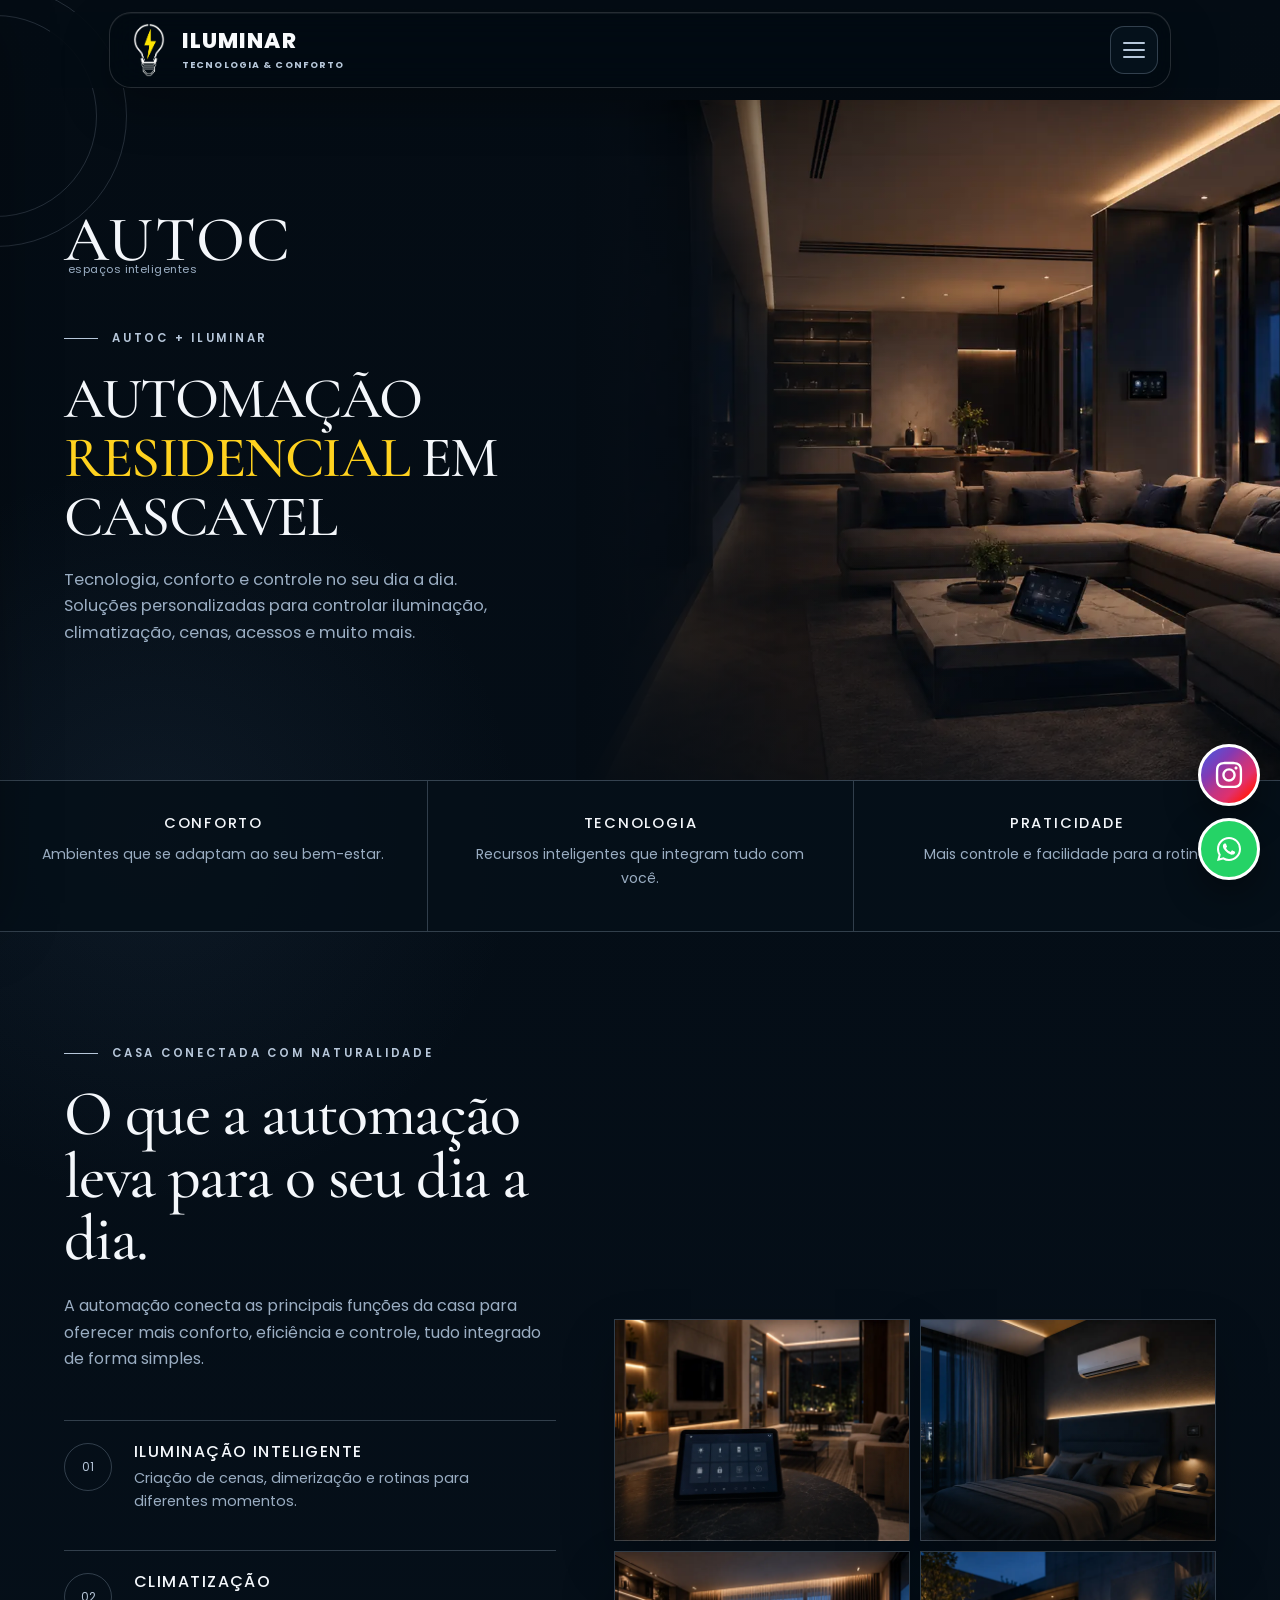
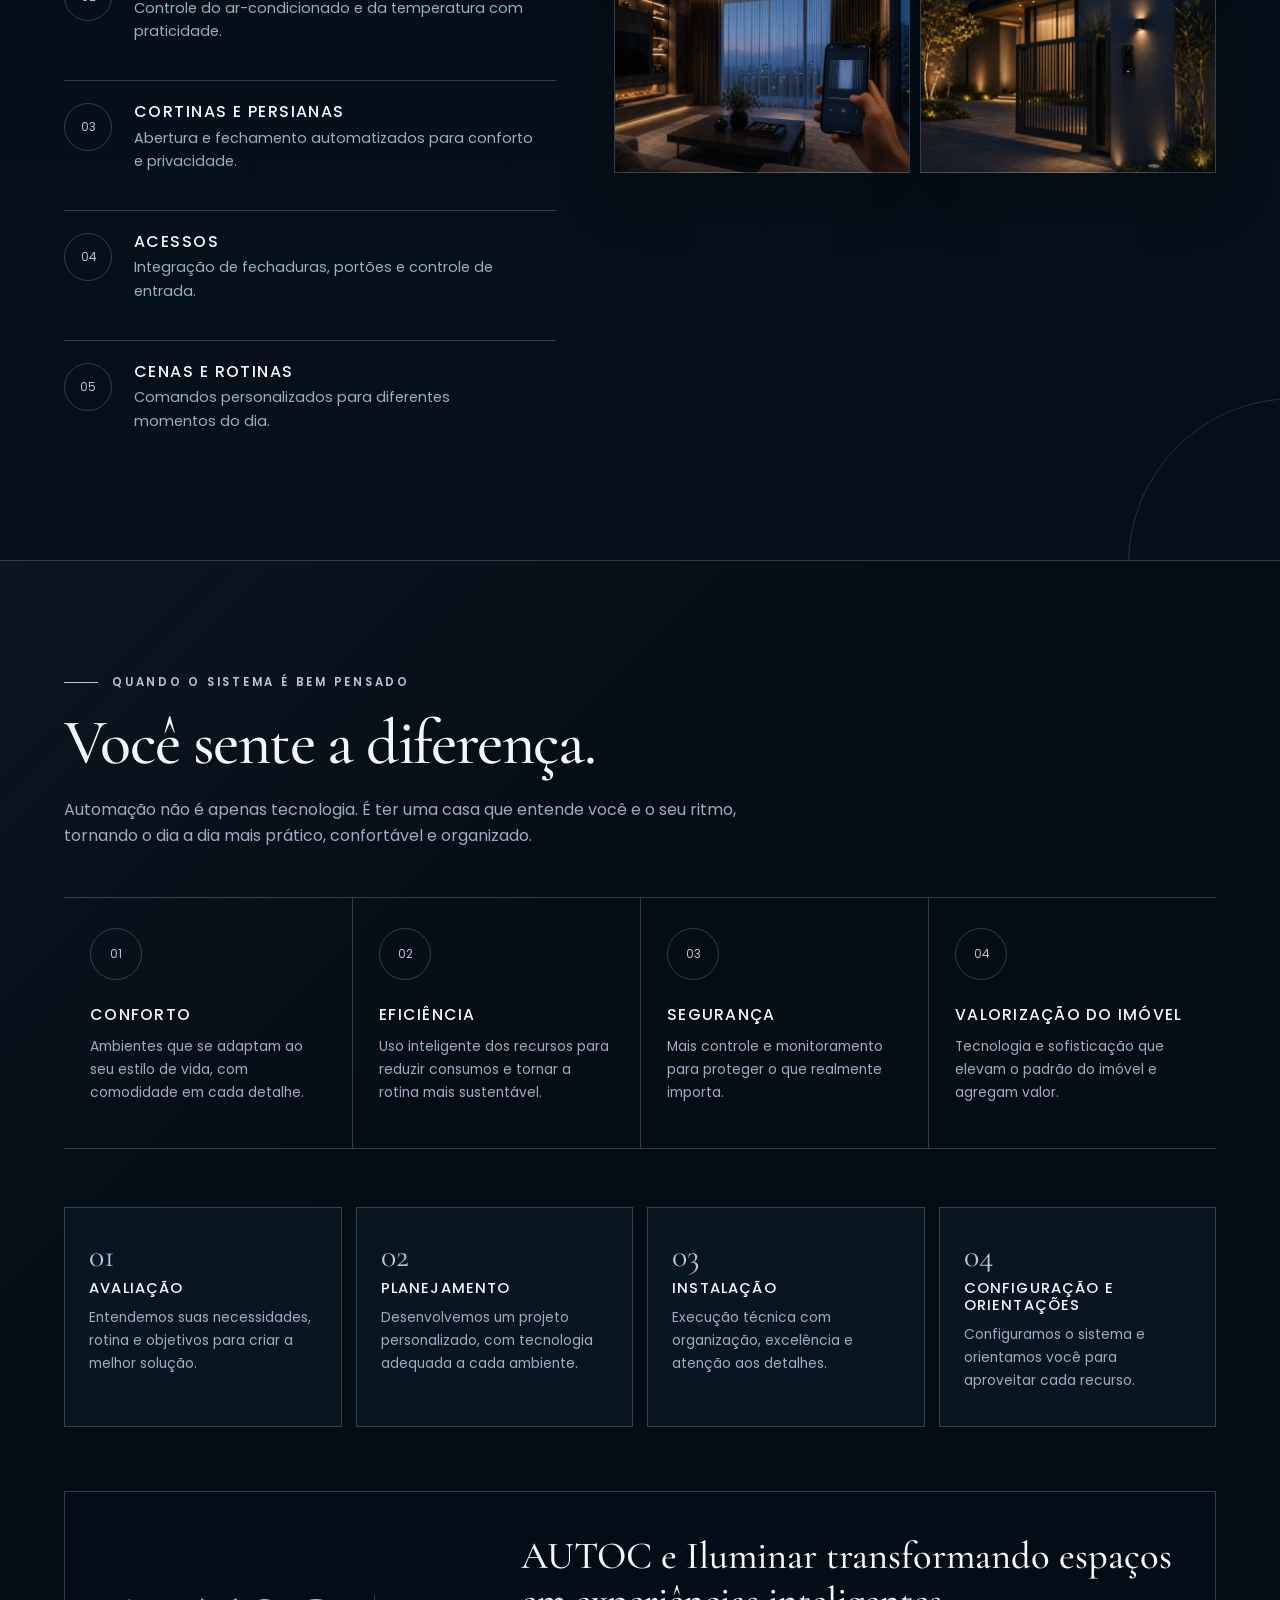
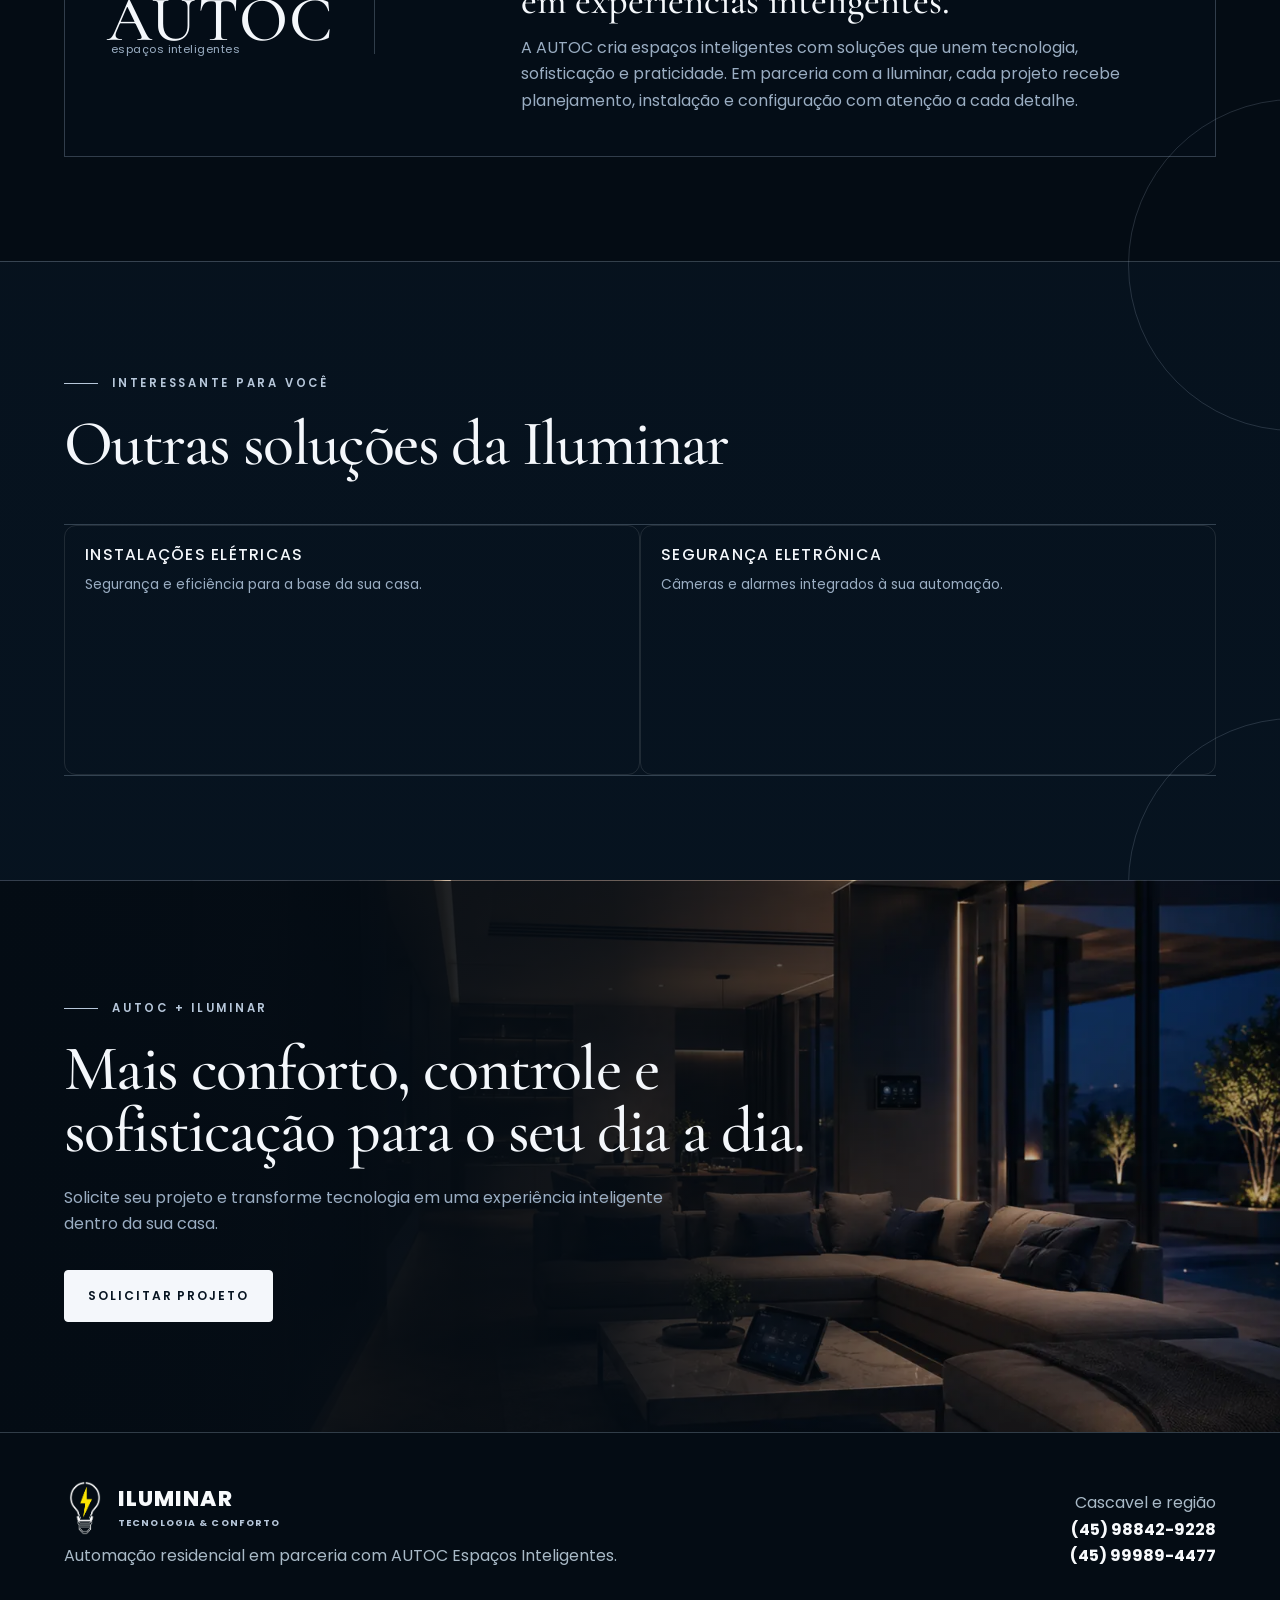
<file: automacao/index.html>
<!DOCTYPE html>
<html lang="pt-BR">
<head>
  <!-- Google tag (gtag.js) -->
  <script async src="https://www.googletagmanager.com/gtag/js?id=AW-18325768613"></script>
  <script>
    window.dataLayer = window.dataLayer || [];
    function gtag(){dataLayer.push(arguments);}
    gtag('js', new Date());

    gtag('config', 'AW-18325768613');
  </script>

  <!-- Event snippet for BOTÃO WHATS ILUMINAR 19/08 conversion page -->
  <script>
  function gtag_report_conversion(url) {
    var callback = function () {
      if (typeof(url) != 'undefined') {
        window.location = url;
      }
    };
    gtag('event', 'conversion', {
        'send_to': 'AW-18325768613/3VofCLOx3OMcEKWTtKJE',
        'event_callback': callback
    });
    return false;
  }
  </script>

  <meta charset="UTF-8">
  <meta name="viewport" content="width=device-width, initial-scale=1.0">
  <title>Automação Residencial em Cascavel | Iluminar</title>
  <meta name="description" content="Automação residencial em Cascavel: iluminação, climatização, cortinas e segurança inteligente em parceria com a AUTOC Espaços Inteligentes.">
  <meta name="theme-color" content="#071421">
  <link rel="canonical" href="https://iluminarcvel.com.br/automacao/">

  <!-- Open Graph -->
  <meta property="og:type" content="website">
  <meta property="og:site_name" content="Iluminar">
  <meta property="og:title" content="Automação Residencial em Cascavel | Iluminar">
  <meta property="og:description" content="Automação residencial em Cascavel: iluminação, climatização, cortinas e segurança inteligente em parceria com a AUTOC Espaços Inteligentes.">
  <meta property="og:url" content="https://iluminarcvel.com.br/automacao/">
  <meta property="og:image" content="https://iluminarcvel.com.br/assets/images/logo-iluminar-clara.png">
  <meta property="og:locale" content="pt_BR">

  <!-- Twitter Cards -->
  <meta name="twitter:card" content="summary">
  <meta name="twitter:title" content="Automação Residencial em Cascavel | Iluminar">
  <meta name="twitter:description" content="Automação residencial em Cascavel: iluminação, climatização, cortinas e segurança inteligente em parceria com a AUTOC Espaços Inteligentes.">
  <meta name="twitter:image" content="https://iluminarcvel.com.br/assets/images/logo-iluminar-clara.png">

  <!-- Favicon -->
  <link rel="icon" type="image/svg+xml" href="../assets/images/favicon.svg">

  <!-- Schema.org Service -->
  <script type="application/ld+json">
  {
    "@context": "https://schema.org",
    "@type": "Service",
    "serviceType": "Automação Residencial",
    "provider": {
      "@id": "https://iluminarcvel.com.br/#business"
    },
    "areaServed": {
      "@type": "City",
      "name": "Cascavel"
    },
    "description": "Automação residencial personalizada em Cascavel em parceria com a AUTOC Espaços Inteligentes."
  }
  </script>

  <!-- Schema.org Breadcrumbs -->
  <script type="application/ld+json">
  {
    "@context": "https://schema.org",
    "@type": "BreadcrumbList",
    "itemListElement": [
      {
        "@type": "ListItem",
        "position": 1,
        "name": "Home",
        "item": "https://iluminarcvel.com.br/"
      },
      {
        "@type": "ListItem",
        "position": 2,
        "name": "Automação Residencial",
        "item": "https://iluminarcvel.com.br/automacao/"
      }
    ]
  }
  </script>

  <link rel="preconnect" href="https://fonts.googleapis.com">
  <link rel="preconnect" href="https://fonts.gstatic.com" crossorigin>
  <link href="https://fonts.googleapis.com/css2?family=Cormorant+Garamond:wght@400;500;600&family=Poppins:wght@400;500;600;700&display=swap" rel="stylesheet">
  <link rel="stylesheet" href="../assets/css/site.css">
  <link rel="stylesheet" href="../assets/css/autoc.css">
  <script src="../assets/js/menu.js" defer></script>
</head>
<body class="autoc-page">
  <a class="skip-link" href="#conteudo-principal">Pular para o conteúdo principal</a>

  <div class="menu-overlay" aria-hidden="true"></div>

  <aside class="side-menu" id="menu-lateral" aria-label="Menu de informações" aria-hidden="true">
    <div class="side-menu-top">
      <a class="brand" href="../" aria-label="Iluminar - página inicial">
        <img src="../assets/images/logo-iluminar-clara.png" alt="Logo da Iluminar" width="180" height="60">
        <span class="brand-copy">
          <span class="brand-name">ILUMINAR</span>
          <span class="brand-tagline">Tecnologia &amp; Conforto</span>
        </span>
      </a>
      <button class="menu-close" type="button" aria-label="Fechar menu">×</button>
    </div>

    <p class="menu-kicker">Conteúdos Iluminar</p>
    <nav class="side-nav">
      <a href="../higienizacao/">
        <span class="nav-number">01</span>
        <span class="nav-copy">
          <strong>Benefícios da Higienização</strong>
          <small>Saúde, conforto e durabilidade</small>
        </span>
        <span class="nav-arrow">→</span>
      </a>
      <a href="../instalacao/">
        <span class="nav-number">02</span>
        <span class="nav-copy">
          <strong>Benefícios da Instalação</strong>
          <small>Equipamento, instalação e pós-venda</small>
        </span>
        <span class="nav-arrow">→</span>
      </a>
      <a href="../instalacoes-eletricas/">
        <span class="nav-number">03</span>
        <span class="nav-copy">
          <strong>Instalações Elétricas</strong>
          <small>Iluminação, quadros e padrões</small>
        </span>
        <span class="nav-arrow">→</span>
      </a>
      <a href="../seguranca-eletronica/">
        <span class="nav-number">04</span>
        <span class="nav-copy">
          <strong>Segurança Eletrônica</strong>
          <small>Câmeras, alarmes e vídeo porteiro</small>
        </span>
        <span class="nav-arrow">→</span>
      </a>
      <a href="./" aria-current="page">
        <span class="nav-number">05</span>
        <span class="nav-copy">
          <strong>Automação Residencial</strong>
          <small>AUTOC + Iluminar</small>
        </span>
        <span class="nav-arrow">→</span>
      </a>
      <a href="../iluminar-360/">
        <span class="nav-number">06</span>
        <span class="nav-copy">
          <strong>Iluminar 360</strong>
          <small>Clube de vantagens</small>
        </span>
        <span class="nav-arrow">→</span>
      </a>
    </nav>

    <div class="menu-contact">
      Atendimento em Cascavel e região
      <strong>(45) 98842-9228</strong>
      <strong>(45) 99989-4477</strong>
    </div>
  </aside>

  <header class="site-header">
    <div class="container header-inner">
      <a class="brand" href="../" aria-label="Iluminar - página inicial">
        <img src="../assets/images/logo-iluminar-clara.png" alt="Logo da Iluminar" width="180" height="60">
        <span class="brand-copy">
          <span class="brand-name">ILUMINAR</span>
          <span class="brand-tagline">Tecnologia & Conforto</span>
        </span>
      </a>
      <button class="menu-toggle" type="button" aria-label="Abrir menu" aria-controls="menu-lateral" aria-expanded="false">
        <span></span>
        <span></span>
        <span></span>
      </button>
    </div>
  </header>

  <main class="autoc-main" id="conteudo-principal">
    <section class="autoc-hero" id="inicio">
      <div class="autoc-hero-copy">
        <div class="autoc-wordmark" aria-label="AUTOC Espaços Inteligentes">
          <strong>AUTOC</strong>
          <span>espaços inteligentes</span>
        </div>
        <span class="autoc-kicker">AUTOC + Iluminar</span>
        <h1>Automação <span class="highlight">residencial</span> em Cascavel</h1>
        <p class="autoc-hero-lead">Tecnologia, conforto e controle no seu dia a dia. Soluções personalizadas para controlar iluminação, climatização, cenas, acessos e muito mais.</p>
      </div>
      <div class="autoc-hero-visual" role="img" aria-label="Residência moderna equipada com automação"></div>
    </section>

    <div class="autoc-feature-strip">
      <div class="autoc-feature">
        <strong>Conforto</strong>
        <p>Ambientes que se adaptam ao seu bem-estar.</p>
      </div>
      <div class="autoc-feature">
        <strong>Tecnologia</strong>
        <p>Recursos inteligentes que integram tudo com você.</p>
      </div>
      <div class="autoc-feature">
        <strong>Praticidade</strong>
        <p>Mais controle e facilidade para a rotina.</p>
      </div>
    </div>

    <section class="autoc-section" id="solucoes">
      <div class="autoc-shell autoc-intro-grid">
        <div>
          <div class="autoc-heading">
            <span class="autoc-kicker">Casa conectada com naturalidade</span>
            <h2>O que a automação leva para o seu dia a dia.</h2>
            <p>A automação conecta as principais funções da casa para oferecer mais conforto, eficiência e controle, tudo integrado de forma simples.</p>
          </div>

          <div class="autoc-service-list">
            <article class="autoc-service-item" data-number="01">
              <h3>Iluminação inteligente</h3>
              <p>Criação de cenas, dimerização e rotinas para diferentes momentos.</p>
            </article>
            <article class="autoc-service-item" data-number="02">
              <h3>Climatização</h3>
              <p>Controle do ar-condicionado e da temperatura com praticidade.</p>
            </article>
            <article class="autoc-service-item" data-number="03">
              <h3>Cortinas e persianas</h3>
              <p>Abertura e fechamento automatizados para conforto e privacidade.</p>
            </article>
            <article class="autoc-service-item" data-number="04">
              <h3>Acessos</h3>
              <p>Integração de fechaduras, portões e controle de entrada.</p>
            </article>
            <article class="autoc-service-item" data-number="05">
              <h3>Cenas e rotinas</h3>
              <p>Comandos personalizados para diferentes momentos do dia.</p>
            </article>
          </div>
        </div>

        <div class="autoc-gallery" aria-label="Exemplos de ambientes automatizados">
          <div class="autoc-visual" role="img" aria-label="Painel de controle da automação residencial em Cascavel pela Iluminar"></div>
          <div class="autoc-visual" role="img" aria-label="Controle inteligente da climatização em Cascavel pela Iluminar"></div>
          <div class="autoc-visual" role="img" aria-label="Controle de cortinas por aplicativo em Cascavel pela Iluminar"></div>
          <div class="autoc-visual" role="img" aria-label="Controle de acesso automatizado em Cascavel pela Iluminar"></div>
        </div>
      </div>
    </section>

    <section class="autoc-section autoc-section-alt">
      <div class="autoc-shell">
        <div class="autoc-heading">
          <span class="autoc-kicker">Quando o sistema é bem pensado</span>
          <h2>Você sente a diferença.</h2>
          <p>Automação não é apenas tecnologia. É ter uma casa que entende você e o seu ritmo, tornando o dia a dia mais prático, confortável e organizado.</p>
        </div>

        <div class="autoc-benefit-grid">
          <article class="autoc-benefit">
            <span class="autoc-benefit-number">01</span>
            <h3>Conforto</h3>
            <p>Ambientes que se adaptam ao seu estilo de vida, com comodidade em cada detalhe.</p>
          </article>
          <article class="autoc-benefit">
            <span class="autoc-benefit-number">02</span>
            <h3>Eficiência</h3>
            <p>Uso inteligente dos recursos para reduzir consumos e tornar a rotina mais sustentável.</p>
          </article>
          <article class="autoc-benefit">
            <span class="autoc-benefit-number">03</span>
            <h3>Segurança</h3>
            <p>Mais controle e monitoramento para proteger o que realmente importa.</p>
          </article>
          <article class="autoc-benefit">
            <span class="autoc-benefit-number">04</span>
            <h3>Valorização do imóvel</h3>
            <p>Tecnologia e sofisticação que elevam o padrão do imóvel e agregam valor.</p>
          </article>
        </div>

        <div class="autoc-process">
          <article class="autoc-process-item">
            <h3>Avaliação</h3>
            <p>Entendemos suas necessidades, rotina e objetivos para criar a melhor solução.</p>
          </article>
          <article class="autoc-process-item">
            <h3>Planejamento</h3>
            <p>Desenvolvemos um projeto personalizado, com tecnologia adequada a cada ambiente.</p>
          </article>
          <article class="autoc-process-item">
            <h3>Instalação</h3>
            <p>Execução técnica com organização, excelência e atenção aos detalhes.</p>
          </article>
          <article class="autoc-process-item">
            <h3>Configuração e orientações</h3>
            <p>Configuramos o sistema e orientamos você para aproveitar cada recurso.</p>
          </article>
        </div>

        <div class="autoc-partnership">
          <div class="autoc-wordmark" aria-label="AUTOC Espaços Inteligentes">
            <strong>AUTOC</strong>
            <span>espaços inteligentes</span>
          </div>
          <div>
            <h3>AUTOC e Iluminar transformando espaços em experiências inteligentes.</h3>
            <p>A AUTOC cria espaços inteligentes com soluções que unem tecnologia, sofisticação e praticidade. Em parceria com a Iluminar, cada projeto recebe planejamento, instalação e configuração com atenção a cada detalhe.</p>
          </div>
        </div>
      </div>
    </section>

    <section class="autoc-section">
      <div class="autoc-shell">
        <div class="autoc-heading">
          <span class="autoc-kicker">Interessante para você</span>
          <h2>Outras soluções da Iluminar</h2>
        </div>
        <div class="autoc-benefit-grid" style="grid-template-columns: repeat(auto-fit, minmax(250px, 1fr));">
          <a href="../instalacoes-eletricas/" style="text-decoration: none; color: inherit;">
            <article class="autoc-benefit" style="border: 1px solid rgba(255,255,255,0.1); padding: 20px; border-radius: 12px;">
              <h3 style="margin-bottom: 10px;">Instalações Elétricas</h3>
              <p style="margin: 0;">Segurança e eficiência para a base da sua casa.</p>
            </article>
          </a>
          <a href="../seguranca-eletronica/" style="text-decoration: none; color: inherit;">
            <article class="autoc-benefit" style="border: 1px solid rgba(255,255,255,0.1); padding: 20px; border-radius: 12px;">
              <h3 style="margin-bottom: 10px;">Segurança Eletrônica</h3>
              <p style="margin: 0;">Câmeras e alarmes integrados à sua automação.</p>
            </article>
          </a>
        </div>
      </div>
    </section>

    <section class="autoc-cta">
      <div class="autoc-shell">
        <div class="autoc-cta-content">
          <span class="autoc-kicker">AUTOC + Iluminar</span>
          <h2>Mais conforto, controle e sofisticação para o seu dia a dia.</h2>
          <p>Solicite seu projeto e transforme tecnologia em uma experiência inteligente dentro da sua casa.</p>
          <div class="autoc-actions">
            <a class="autoc-btn autoc-btn-primary" href="https://wa.me/5545988429228?text=Olá%2C%20quero%20solicitar%20um%20projeto%20de%20automação%20residencial." target="_blank" rel="noopener" onclick="gtag_report_conversion();">Solicitar projeto</a>
          </div>
        </div>
      </div>
    </section>
  </main>

  <footer class="site-footer">
    <div class="container footer-grid">
      <div>
        <a class="brand" href="../">
          <img src="../assets/images/logo-iluminar-clara.png" alt="Logo da Iluminar" width="180" height="60">
          <span class="brand-copy">
            <span class="brand-name">ILUMINAR</span>
            <span class="brand-tagline">Tecnologia &amp; Conforto</span>
          </span>
        </a>
        <p>Automação residencial em parceria com AUTOC Espaços Inteligentes.</p>
      </div>
      <div class="footer-phones">
        <span>Cascavel e região</span>
        <a href="tel:+5545988429228">(45) 98842-9228</a>
        <a href="tel:+5545999894477">(45) 99989-4477</a>
      </div>
    </div>
  </footer>

  <a class="instagram-float" href="https://www.instagram.com/iluminar_cvel/" target="_blank" rel="noopener" aria-label="Seguir a Iluminar no Instagram">
    <svg viewBox="0 0 448 512" fill="currentColor" xmlns="http://www.w3.org/2000/svg" aria-hidden="true">
      <path d="M224.1 141c-63.6 0-114.9 51.3-114.9 114.9s51.3 114.9 114.9 114.9S339 319.5 339 255.9 287.7 141 224.1 141zm0 189.6c-41.1 0-74.7-33.5-74.7-74.7s33.5-74.7 74.7-74.7 74.7 33.5 74.7 74.7-33.6 74.7-74.7 74.7zm146.4-194.3c0 14.9-12 26.8-26.8 26.8-14.9 0-26.8-12-26.8-26.8s12-26.8 26.8-26.8 26.8 12 26.8 26.8zm76.1 27.2c-1.7-35.9-9.9-67.7-36.2-93.9-26.2-26.2-58-34.4-93.9-36.2-37-2.1-147.9-2.1-184.9 0-35.8 1.7-67.6 9.9-93.9 36.1s-34.4 58-36.2 93.9c-2.1 37-2.1 147.9 0 184.9 1.7 35.9 9.9 67.7 36.2 93.9s58 34.4 93.9 36.2c37 2.1 147.9 2.1 184.9 0 35.9-1.7 67.7-9.9 93.9-36.2 26.2-26.2 34.4-58 36.2-93.9 2.1-37 2.1-147.8 0-184.8zM398.8 388c-7.8 19.6-22.9 34.7-42.6 42.6-29.5 11.7-99.5 9-132.1 9s-102.7 2.6-132.1-9c-19.6-7.8-34.7-22.9-42.6-42.6-11.7-29.5-9-99.5-9-132.1s-2.6-102.7 9-132.1c7.8-19.6 22.9-34.7 42.6-42.6 29.5-11.7 99.5-9 132.1-9s102.7-2.6 132.1 9c19.6 7.8 34.7 22.9 42.6 42.6 11.7 29.5 9 99.5 9 132.1s2.7 102.7-9 132.1z"/>
    </svg>
  </a>
  <a class="whatsapp-float" href="https://wa.me/5545988429228?text=Olá%2C%20quero%20solicitar%20um%20projeto%20de%20automação%20residencial." target="_blank" rel="noopener" onclick="gtag_report_conversion();" aria-label="Solicitar projeto de automação residencial pelo WhatsApp">
    <svg viewBox="0 0 32 32" fill="currentColor" aria-hidden="true">
      <path d="M16.004 3.2c-7.06 0-12.8 5.74-12.8 12.8 0 2.26.59 4.46 1.71 6.4L3.2 28.8l6.56-1.68a12.74 12.74 0 0 0 6.24 1.6h.01c7.06 0 12.79-5.74 12.79-12.8s-5.74-12.72-12.8-12.72zm0 23.36h-.01a10.6 10.6 0 0 1-5.4-1.48l-.39-.23-4.02 1.03 1.07-3.92-.25-.4a10.56 10.56 0 0 1-1.63-5.66c0-5.87 4.78-10.64 10.65-10.64 2.84 0 5.51 1.11 7.52 3.12a10.57 10.57 0 0 1 3.11 7.53c0 5.87-4.78 10.65-10.65 10.65zm5.84-7.97c-.32-.16-1.89-.93-2.18-1.04-.29-.11-.5-.16-.72.16-.21.32-.82 1.04-1.01 1.25-.18.21-.37.24-.69.08-.32-.16-1.35-.5-2.57-1.59-.95-.85-1.59-1.9-1.78-2.22-.19-.32-.02-.49.14-.65.14-.14.32-.37.48-.56.16-.19.21-.32.32-.53.11-.21.05-.4-.03-.56-.08-.16-.72-1.73-.98-2.37-.26-.62-.52-.54-.72-.55h-.61c-.21 0-.56.08-.85.4-.29.32-1.12 1.09-1.12 2.66 0 1.57 1.14 3.08 1.3 3.29.16.21 2.25 3.44 5.45 4.82.76.33 1.36.53 1.82.67.77.25 1.46.21 2.01.13.61-.09 1.89-.77 2.16-1.52.27-.75.27-1.39.19-1.52-.08-.13-.29-.21-.61-.37z"/>
    </svg>
  </a>
</body>
</html>
</file>
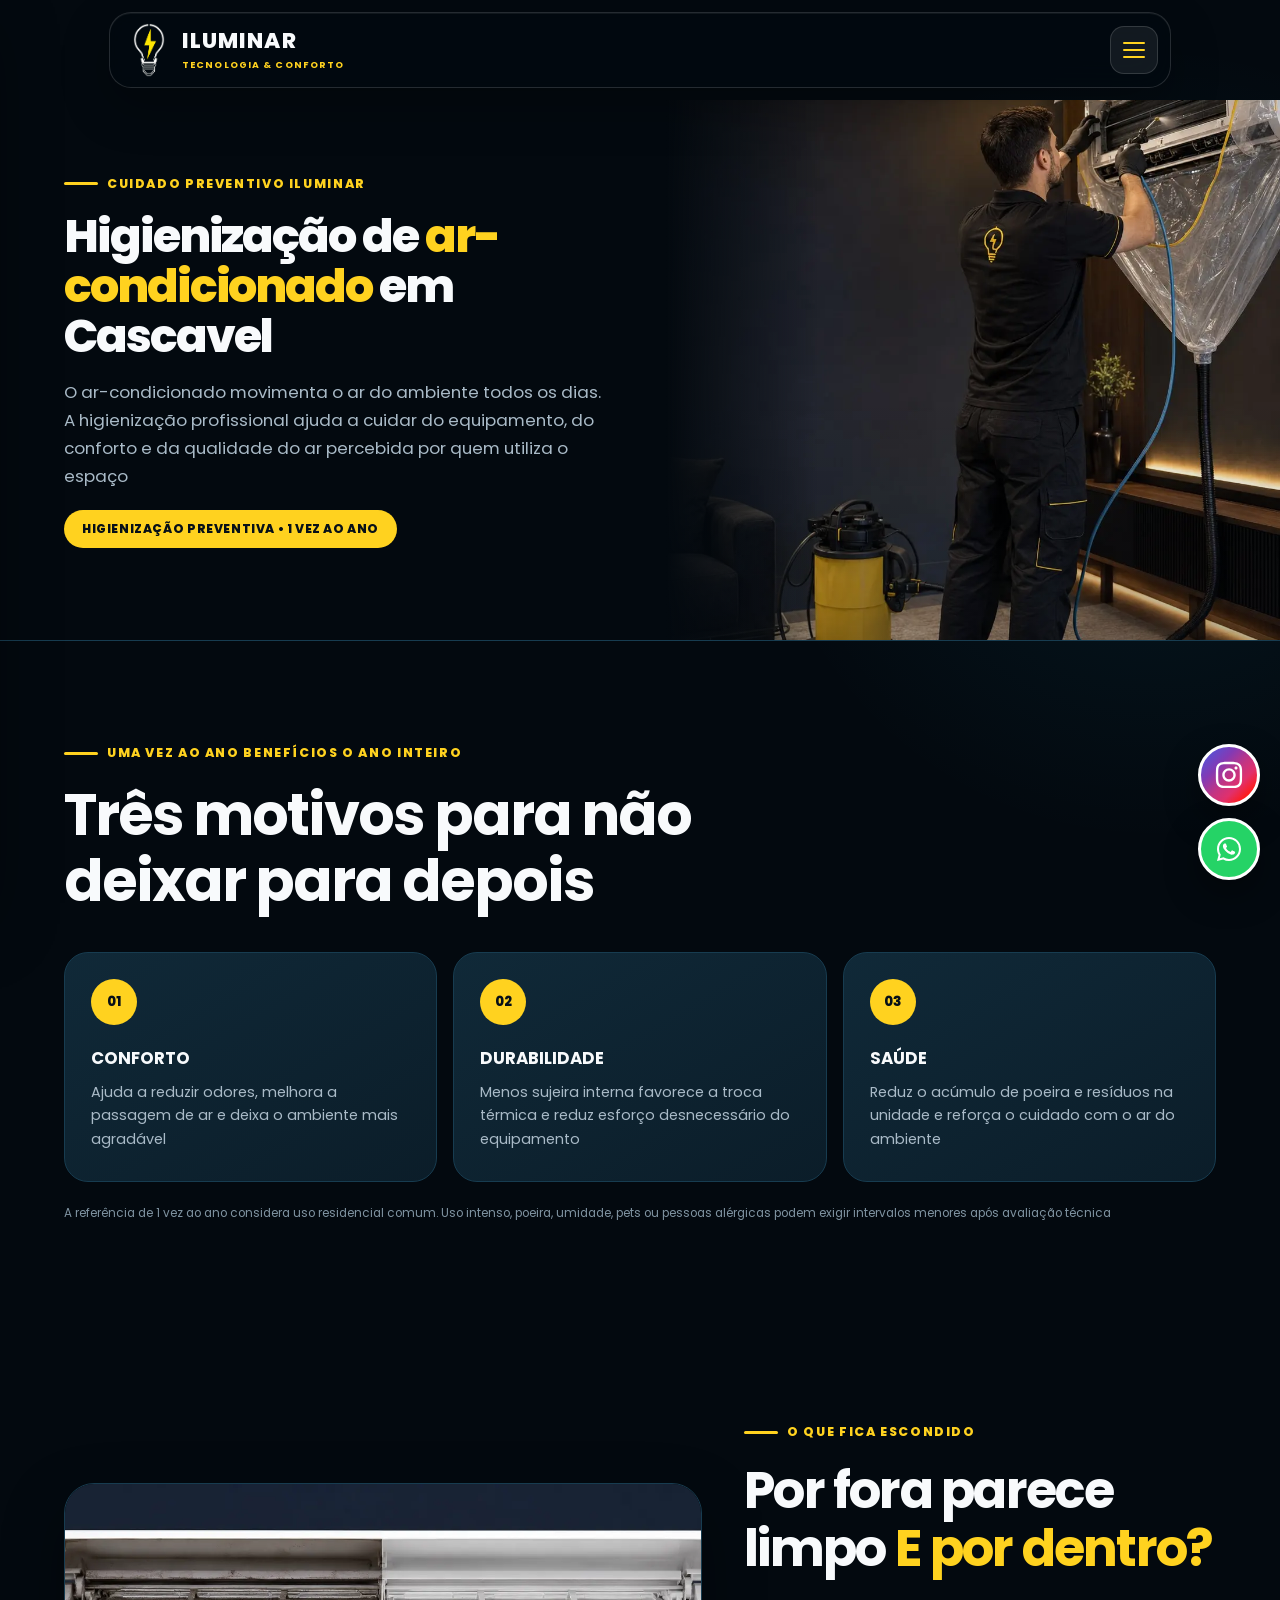
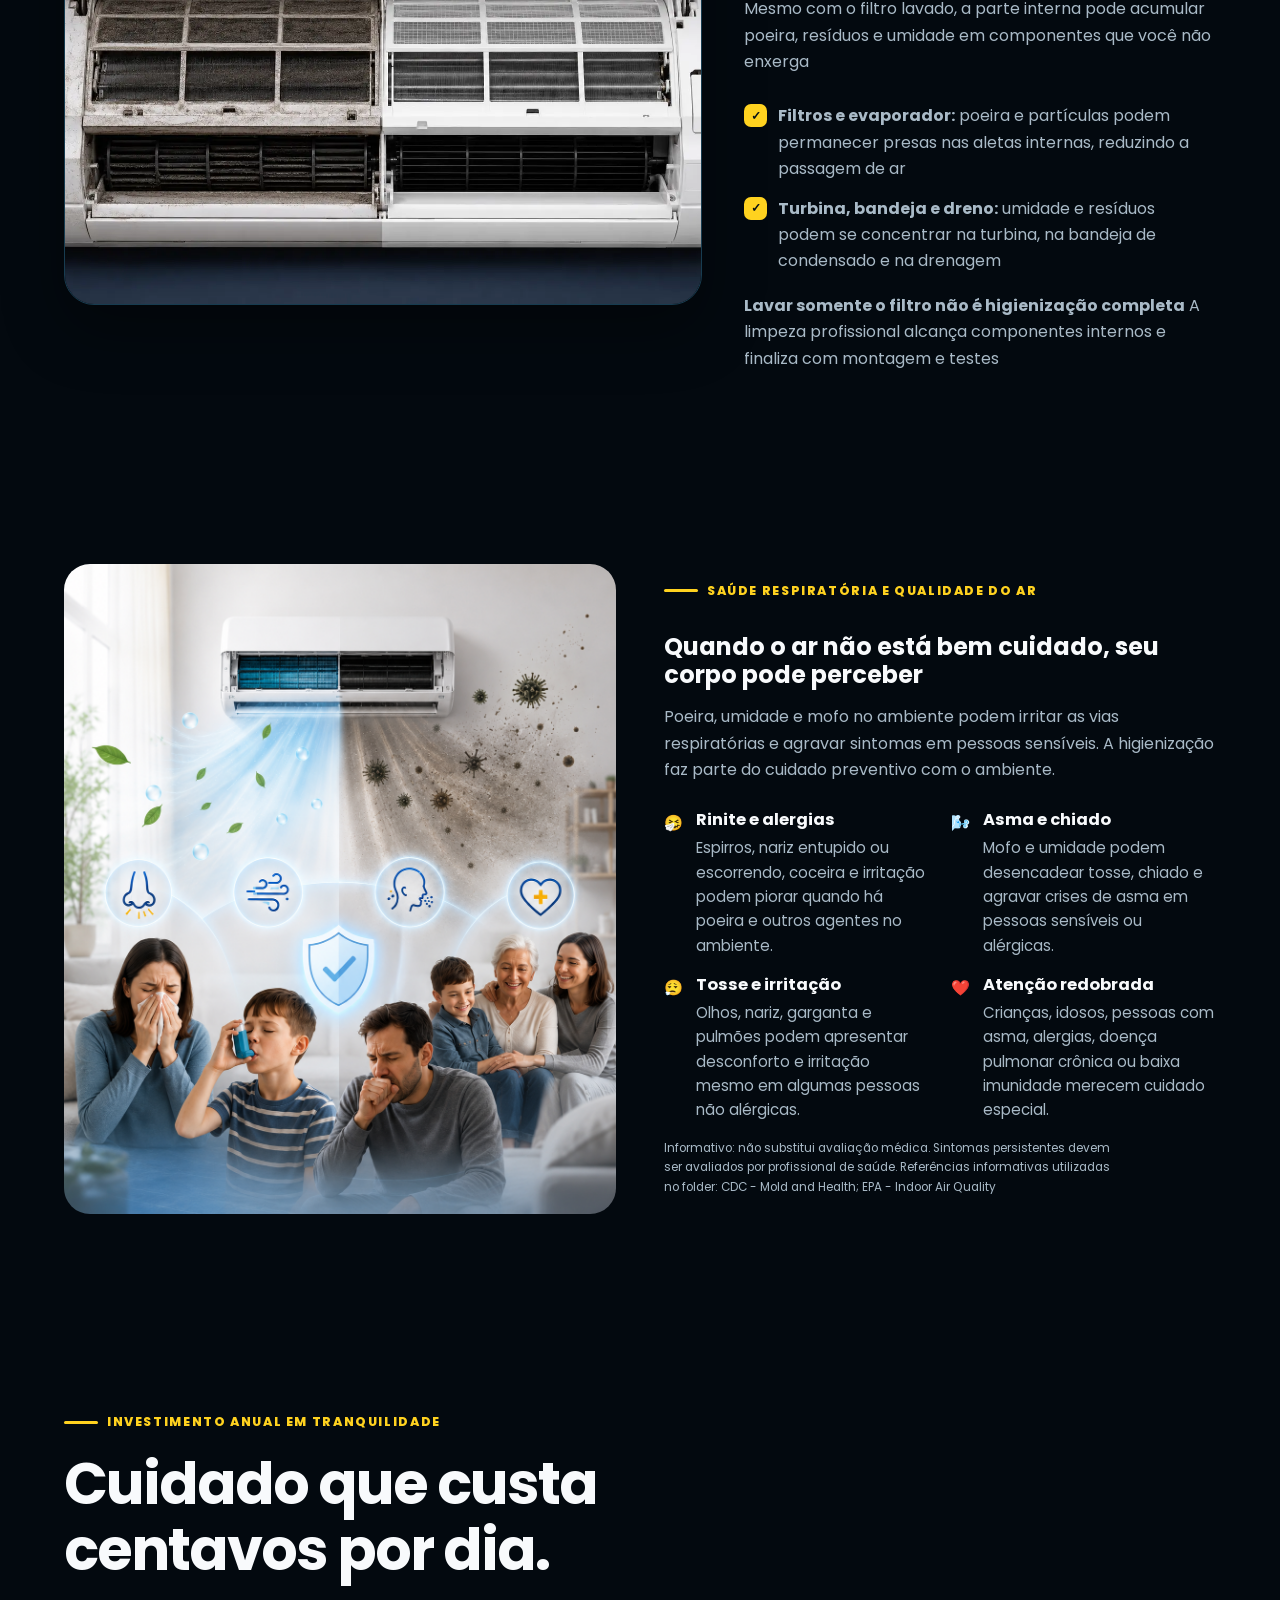
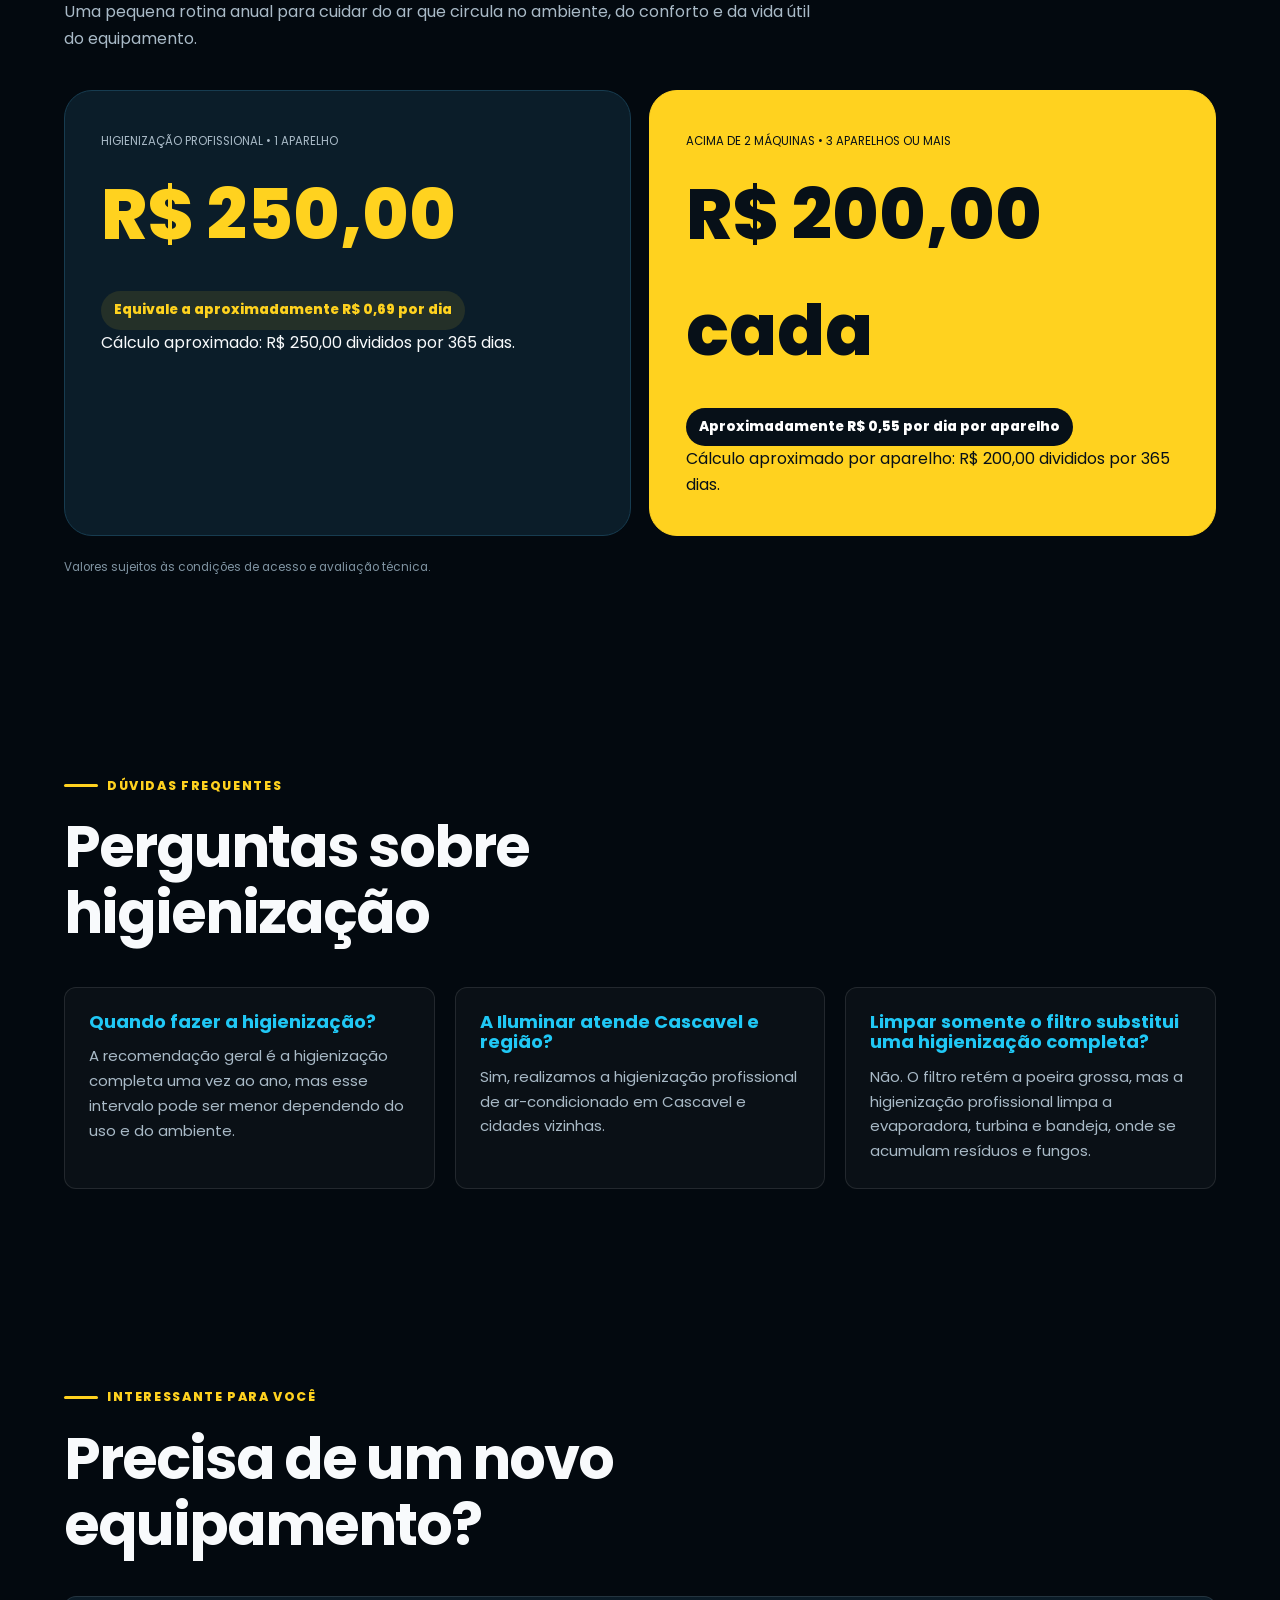
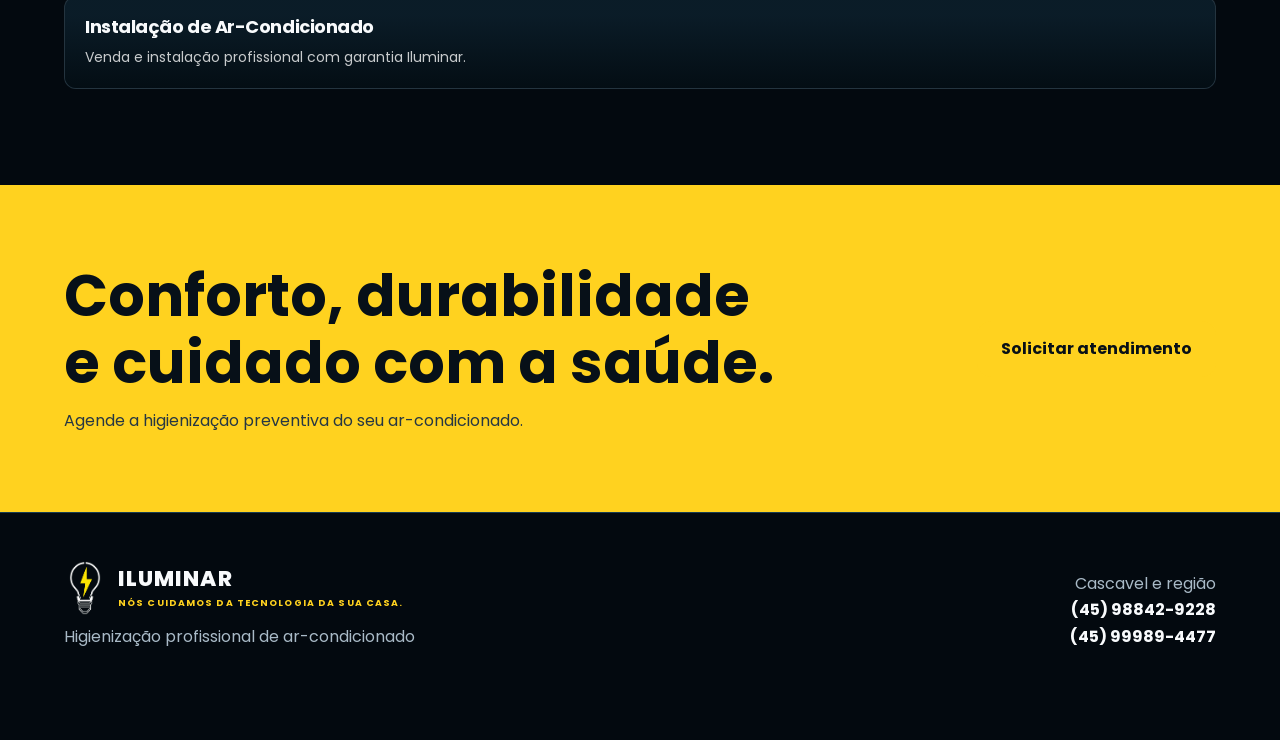
<file: higienizacao/index.html>
<!DOCTYPE html>
<html lang="pt-BR">
<head>
  <!-- Google tag (gtag.js) -->
  <script async src="https://www.googletagmanager.com/gtag/js?id=AW-18325768613"></script>
  <script>
    window.dataLayer = window.dataLayer || [];
    function gtag(){dataLayer.push(arguments);}
    gtag('js', new Date());

    gtag('config', 'AW-18325768613');
  </script>

  <!-- Event snippet for BOTÃO WHATS ILUMINAR 19/08 conversion page -->
  <script>
  function gtag_report_conversion(url) {
    var callback = function () {
      if (typeof(url) != 'undefined') {
        window.location = url;
      }
    };
    gtag('event', 'conversion', {
        'send_to': 'AW-18325768613/3VofCLOx3OMcEKWTtKJE',
        'event_callback': callback
    });
    return false;
  }
  </script>

  <meta charset="UTF-8">
  <meta name="viewport" content="width=device-width, initial-scale=1.0">
  <title>Higienização de Ar-Condicionado em Cascavel | Iluminar</title>
  <meta name="description" content="Higienização de ar-condicionado em Cascavel para maior eficiência, durabilidade e saúde do ambiente. Limpeza profissional completa.">
  <meta name="theme-color" content="#03090f">
  <link rel="canonical" href="https://iluminarcvel.com.br/higienizacao/">

  <!-- Open Graph -->
  <meta property="og:type" content="website">
  <meta property="og:site_name" content="Iluminar">
  <meta property="og:title" content="Higienização de Ar-Condicionado em Cascavel | Iluminar">
  <meta property="og:description" content="Higienização de ar-condicionado em Cascavel para maior eficiência, durabilidade e saúde do ambiente. Limpeza profissional completa.">
  <meta property="og:url" content="https://iluminarcvel.com.br/higienizacao/">
  <meta property="og:image" content="https://iluminarcvel.com.br/assets/images/logo-iluminar-clara.png">
  <meta property="og:locale" content="pt_BR">

  <!-- Twitter Cards -->
  <meta name="twitter:card" content="summary">
  <meta name="twitter:title" content="Higienização de Ar-Condicionado em Cascavel | Iluminar">
  <meta name="twitter:description" content="Higienização de ar-condicionado em Cascavel para maior eficiência, durabilidade e saúde do ambiente. Limpeza profissional completa.">
  <meta name="twitter:image" content="https://iluminarcvel.com.br/assets/images/logo-iluminar-clara.png">

  <!-- Favicon -->
  <link rel="icon" type="image/svg+xml" href="../assets/images/favicon.svg">

  <!-- Schema.org Service -->
  <script type="application/ld+json">
  {
    "@context": "https://schema.org",
    "@type": "Service",
    "serviceType": "Higienização de Ar-Condicionado",
    "provider": {
      "@id": "https://iluminarcvel.com.br/#business"
    },
    "areaServed": {
      "@type": "City",
      "name": "Cascavel"
    },
    "description": "Higienização profissional de ar-condicionado em Cascavel para maior eficiência, durabilidade e saúde do ambiente."
  }
  </script>

  <!-- Schema.org Breadcrumbs -->
  <script type="application/ld+json">
  {
    "@context": "https://schema.org",
    "@type": "BreadcrumbList",
    "itemListElement": [
      {
        "@type": "ListItem",
        "position": 1,
        "name": "Home",
        "item": "https://iluminarcvel.com.br/"
      },
      {
        "@type": "ListItem",
        "position": 2,
        "name": "Higienização de Ar-Condicionado",
        "item": "https://iluminarcvel.com.br/higienizacao/"
      }
    ]
  }
  </script>

  <link rel="preconnect" href="https://fonts.googleapis.com">
  <link rel="preconnect" href="https://fonts.gstatic.com" crossorigin>
  <link href="https://fonts.googleapis.com/css2?family=Poppins:wght@400;500;600;700;800&display=swap" rel="stylesheet">
  <link rel="stylesheet" href="../assets/css/site.css">
  <link rel="stylesheet" href="../assets/css/service-showcase.css">
  <script src="../assets/js/menu.js" defer></script>
</head>
<body>
  <a class="skip-link" href="#conteudo-principal">Pular para o conteúdo principal</a>

  <div class="menu-overlay" aria-hidden="true"></div>

  <aside class="side-menu" id="menu-lateral" aria-label="Menu de informações" aria-hidden="true">
    <div class="side-menu-top">
      <a class="brand" href="../" aria-label="Iluminar - página inicial">
        <img src="../assets/images/logo-iluminar-clara.png" alt="Logo da Iluminar">
        <span class="brand-copy">
          <span class="brand-name">ILUMINAR</span>
          <span class="brand-tagline">Tecnologia & Conforto</span>
        </span>
      </a>
      <button class="menu-close" type="button" aria-label="Fechar menu">×</button>
    </div>

    <p class="menu-kicker">Conteúdos Iluminar</p>
    <nav class="side-nav">
      <a href="./" aria-current="page">
        <span class="nav-number">01</span>
        <span class="nav-copy">
          <strong>Benefícios da Higienização</strong>
          <small>Saúde, conforto e durabilidade</small>
        </span>
        <span class="nav-arrow">→</span>
      </a>
      <a href="../instalacao/">
        <span class="nav-number">02</span>
        <span class="nav-copy">
          <strong>Benefícios da Instalação</strong>
          <small>Equipamento, instalação e pós-venda</small>
        </span>
        <span class="nav-arrow">→</span>
      </a>
      <a href="../instalacoes-eletricas/">
        <span class="nav-number">03</span>
        <span class="nav-copy">
          <strong>Instalações Elétricas</strong>
          <small>Iluminação, quadros e padrões</small>
        </span>
        <span class="nav-arrow">→</span>
      </a>
      <a href="../seguranca-eletronica/">
        <span class="nav-number">04</span>
        <span class="nav-copy">
          <strong>Segurança Eletrônica</strong>
          <small>Câmeras, alarmes e vídeo porteiro</small>
        </span>
        <span class="nav-arrow">→</span>
      </a>
      <a href="../automacao/">
        <span class="nav-number">05</span>
        <span class="nav-copy">
          <strong>Automação Residencial</strong>
          <small>AUTOC + Iluminar</small>
        </span>
        <span class="nav-arrow">→</span>
      </a>
      <a href="../iluminar-360/">
        <span class="nav-number">06</span>
        <span class="nav-copy">
          <strong>Iluminar 360</strong>
          <small>Clube de vantagens</small>
        </span>
        <span class="nav-arrow">→</span>
      </a>
    </nav>

    <div class="menu-contact">
      Atendimento em Cascavel e região
      <strong>(45) 98842-9228</strong>
      <strong>(45) 99989-4477</strong>
    </div>
  </aside>

  <header class="site-header">
    <div class="container header-inner">
      <a class="brand" href="../" aria-label="Iluminar - página inicial">
        <img src="../assets/images/logo-iluminar-clara.png" alt="Logo da Iluminar">
        <span class="brand-copy">
          <span class="brand-name">ILUMINAR</span>
          <span class="brand-tagline">Tecnologia & Conforto</span>
        </span>
      </a>
      <button class="menu-toggle" type="button" aria-label="Abrir menu" aria-controls="menu-lateral" aria-expanded="false">
        <span></span>
        <span></span>
        <span></span>
      </button>
    </div>
  </header>

  <main id="conteudo-principal">
    <section class="service-hero">
      <div class="service-hero-copy">
        <span class="eyebrow">Cuidado preventivo Iluminar</span>
        <h1 class="display-title">Higienização de <span class="highlight">ar-condicionado</span> em Cascavel</h1>
        <p class="lead">O ar-condicionado movimenta o ar do ambiente todos os dias. A higienização profissional ajuda a cuidar do equipamento, do conforto e da qualidade do ar percebida por quem utiliza o espaço</p>
        <span class="hero-pill">Higienização preventiva • 1 vez ao ano</span>
      </div>
      <div class="service-hero-media">
        <img src="../assets/images/higienizacao-tecnico.webp" alt="Técnico da Iluminar realizando higienização de ar-condicionado em Cascavel" width="600" height="400">
      </div>
    </section>

    <section class="content-section" id="beneficios">
      <div class="container">
        <div class="section-heading">
          <span class="eyebrow">Uma vez ao ano Benefícios o ano inteiro</span>
          <h2>Três motivos para não deixar para depois</h2>
        </div>
        <div class="benefit-grid three">
          <article class="benefit-card">
            <span class="card-number">01</span>
            <h3>Conforto</h3>
            <p>Ajuda a reduzir odores, melhora a passagem de ar e deixa o ambiente mais agradável</p>
          </article>
          <article class="benefit-card">
            <span class="card-number">02</span>
            <h3>Durabilidade</h3>
            <p>Menos sujeira interna favorece a troca térmica e reduz esforço desnecessário do equipamento</p>
          </article>
          <article class="benefit-card">
            <span class="card-number">03</span>
            <h3>Saúde</h3>
            <p>Reduz o acúmulo de poeira e resíduos na unidade e reforça o cuidado com o ar do ambiente</p>
          </article>
        </div>
        <p class="disclaimer">A referência de 1 vez ao ano considera uso residencial comum. Uso intenso, poeira, umidade, pets ou pessoas alérgicas podem exigir intervalos menores após avaliação técnica</p>
      </div>
    </section>

    <section class="content-section alt">
      <div class="container feature-panel">
        <div class="feature-media">
          <img src="../assets/images/higienizacao-antes-depois.webp" alt="Antes e depois da higienização de ar-condicionado feita pela Iluminar em Cascavel" loading="lazy" decoding="async" width="400" height="300">
        </div>
        <div class="feature-copy">
          <span class="eyebrow">O que fica escondido</span>
          <h2>Por fora parece limpo <span class="highlight">E por dentro?</span></h2>
          <p>Mesmo com o filtro lavado, a parte interna pode acumular poeira, resíduos e umidade em componentes que você não enxerga</p>
          <ul class="check-list">
            <li><strong>Filtros e evaporador:</strong> poeira e partículas podem permanecer presas nas aletas internas, reduzindo a passagem de ar</li>
            <li><strong>Turbina, bandeja e dreno:</strong> umidade e resíduos podem se concentrar na turbina, na bandeja de condensado e na drenagem</li>
          </ul>
          <p><strong>Lavar somente o filtro não é higienização completa</strong> A limpeza profissional alcança componentes internos e finaliza com montagem e testes</p>
        </div>
      </div>
    </section>

    <section class="content-section">
      <div class="container electrical-overview-layout">
        <div class="electrical-overview-media">
          <img src="../assets/images/saude.png" alt="Benefícios da higienização de ar-condicionado para a saúde em Cascavel" loading="lazy" decoding="async" width="400" height="300">
        </div>
        <div class="electrical-overview-content">
          <span class="eyebrow">Saúde respiratória e qualidade do ar</span>
          <h2>Quando o ar não está bem cuidado, seu corpo pode perceber</h2>
          <p>Poeira, umidade e mofo no ambiente podem irritar as vias respiratórias e agravar sintomas em pessoas sensíveis. A higienização faz parte do cuidado preventivo com o ambiente.</p>

          <div class="electrical-diff-list">
            <article class="electrical-diff-item">
              <span class="electrical-diff-icon" aria-hidden="true">🤧</span>
              <div>
                <h3>Rinite e alergias</h3>
                <p>Espirros, nariz entupido ou escorrendo, coceira e irritação podem piorar quando há poeira e outros agentes no ambiente.</p>
              </div>
            </article>
            <article class="electrical-diff-item">
              <span class="electrical-diff-icon" aria-hidden="true">🌬️</span>
              <div>
                <h3>Asma e chiado</h3>
                <p>Mofo e umidade podem desencadear tosse, chiado e agravar crises de asma em pessoas sensíveis ou alérgicas.</p>
              </div>
            </article>
            <article class="electrical-diff-item">
              <span class="electrical-diff-icon" aria-hidden="true">😮‍💨</span>
              <div>
                <h3>Tosse e irritação</h3>
                <p>Olhos, nariz, garganta e pulmões podem apresentar desconforto e irritação mesmo em algumas pessoas não alérgicas.</p>
              </div>
            </article>
            <article class="electrical-diff-item">
              <span class="electrical-diff-icon" aria-hidden="true">❤️</span>
              <div>
                <h3>Atenção redobrada</h3>
                <p>Crianças, idosos, pessoas com asma, alergias, doença pulmonar crônica ou baixa imunidade merecem cuidado especial.</p>
              </div>
            </article>
          </div>

          <p class="disclaimer">Informativo: não substitui avaliação médica. Sintomas persistentes devem ser avaliados por profissional de saúde. Referências informativas utilizadas no folder: CDC - Mold and Health; EPA - Indoor Air Quality</p>
        </div>
      </div>
    </section>

    <section class="content-section">
      <div class="container">
        <div class="section-heading">
          <span class="eyebrow">Investimento anual em tranquilidade</span>
          <h2>Cuidado que custa centavos por dia.</h2>
          <p>Uma pequena rotina anual para cuidar do ar que circula no ambiente, do conforto e da vida útil do equipamento.</p>
        </div>
        <div class="pricing-grid">
          <article class="pricing-card">
            <span class="price-label">Higienização profissional • 1 aparelho</span>
            <strong class="price">R$ 250,00</strong>
            <span class="daily-price">Equivale a aproximadamente R$ 0,69 por dia</span>
            <p>Cálculo aproximado: R$ 250,00 divididos por 365 dias.</p>
          </article>
          <article class="pricing-card featured">
            <span class="price-label">Acima de 2 máquinas • 3 aparelhos ou mais</span>
            <strong class="price">R$ 200,00 cada</strong>
            <span class="daily-price">Aproximadamente R$ 0,55 por dia por aparelho</span>
            <p>Cálculo aproximado por aparelho: R$ 200,00 divididos por 365 dias.</p>
          </article>
        </div>
        <p class="disclaimer">Valores sujeitos às condições de acesso e avaliação técnica.</p>
      </div>
    </section>

    <section class="content-section">
      <div class="container">
        <div class="section-heading">
          <span class="eyebrow">Dúvidas frequentes</span>
          <h2>Perguntas sobre higienização</h2>
        </div>
        <div class="faq-grid">
          <div class="faq-item">
            <h3>Quando fazer a higienização?</h3>
            <p>A recomendação geral é a higienização completa uma vez ao ano, mas esse intervalo pode ser menor dependendo do uso e do ambiente.</p>
          </div>
          <div class="faq-item">
            <h3>A Iluminar atende Cascavel e região?</h3>
            <p>Sim, realizamos a higienização profissional de ar-condicionado em Cascavel e cidades vizinhas.</p>
          </div>
          <div class="faq-item">
            <h3>Limpar somente o filtro substitui uma higienização completa?</h3>
            <p>Não. O filtro retém a poeira grossa, mas a higienização profissional limpa a evaporadora, turbina e bandeja, onde se acumulam resíduos e fungos.</p>
          </div>
        </div>
      </div>
    </section>

    <section class="content-section">
      <div class="container">
        <div class="section-heading">
          <span class="eyebrow">Interessante para você</span>
          <h2>Precisa de um novo equipamento?</h2>
        </div>
        <div class="service-card-grid" style="grid-template-columns: repeat(auto-fit, minmax(250px, 1fr));">
          <a class="service-card" href="../instalacao/" style="min-height: auto; padding: 20px; border: 1px solid rgba(255,255,255,0.1); border-radius: 12px; text-decoration: none; color: inherit;">
            <h3 style="font-size: 18px; margin-bottom: 10px;">Instalação de Ar-Condicionado</h3>
            <p style="font-size: 14px; margin: 0;">Venda e instalação profissional com garantia Iluminar.</p>
          </a>
        </div>
      </div>
    </section>

    <section class="cta-band">
      <div class="container cta-band-inner">
        <div>
          <h2>Conforto, durabilidade e cuidado com a saúde.</h2>
          <p>Agende a higienização preventiva do seu ar-condicionado.</p>
        </div>
        <a class="btn btn-whatsapp" href="https://wa.me/5545988429228?text=Olá%2C%20quero%20agendar%20a%20higienização%20do%20meu%20ar-condicionado." target="_blank" rel="noopener" onclick="gtag_report_conversion();">Agendar pelo WhatsApp</a>
      </div>
    </section>
  </main>

  <footer class="site-footer">
    <div class="container footer-grid">
      <div>
        <a class="brand" href="../">
          <img src="../assets/images/logo-iluminar-clara.png" alt="Logo da Iluminar">
          <span class="brand-copy">
            <span class="brand-name">ILUMINAR</span>
            <span class="brand-tagline">Nós cuidamos da tecnologia da sua casa.</span>
          </span>
        </a>
        <p>Higienização profissional de ar-condicionado</p>
      </div>
      <div class="footer-phones">
        <span>Cascavel e região</span>
        <a href="tel:+5545988429228">(45) 98842-9228</a>
        <a href="tel:+5545999894477">(45) 99989-4477</a>
      </div>
    </div>
  </footer>

  <a class="instagram-float" href="https://www.instagram.com/iluminar_cvel/" target="_blank" rel="noopener" aria-label="Seguir a Iluminar no Instagram">
    <svg viewBox="0 0 448 512" fill="currentColor" xmlns="http://www.w3.org/2000/svg" aria-hidden="true">
      <path d="M224.1 141c-63.6 0-114.9 51.3-114.9 114.9s51.3 114.9 114.9 114.9S339 319.5 339 255.9 287.7 141 224.1 141zm0 189.6c-41.1 0-74.7-33.5-74.7-74.7s33.5-74.7 74.7-74.7 74.7 33.5 74.7 74.7-33.6 74.7-74.7 74.7zm146.4-194.3c0 14.9-12 26.8-26.8 26.8-14.9 0-26.8-12-26.8-26.8s12-26.8 26.8-26.8 26.8 12 26.8 26.8zm76.1 27.2c-1.7-35.9-9.9-67.7-36.2-93.9-26.2-26.2-58-34.4-93.9-36.2-37-2.1-147.9-2.1-184.9 0-35.8 1.7-67.6 9.9-93.9 36.1s-34.4 58-36.2 93.9c-2.1 37-2.1 147.9 0 184.9 1.7 35.9 9.9 67.7 36.2 93.9s58 34.4 93.9 36.2c37 2.1 147.9 2.1 184.9 0 35.9-1.7 67.7-9.9 93.9-36.2 26.2-26.2 34.4-58 36.2-93.9 2.1-37 2.1-147.8 0-184.8zM398.8 388c-7.8 19.6-22.9 34.7-42.6 42.6-29.5 11.7-99.5 9-132.1 9s-102.7 2.6-132.1-9c-19.6-7.8-34.7-22.9-42.6-42.6-11.7-29.5-9-99.5-9-132.1s-2.6-102.7 9-132.1c7.8-19.6 22.9-34.7 42.6-42.6 29.5-11.7 99.5-9 132.1-9s102.7-2.6 132.1 9c19.6 7.8 34.7 22.9 42.6 42.6 11.7 29.5 9 99.5 9 132.1s2.7 102.7-9 132.1z"/>
    </svg>
  </a>
  <a class="whatsapp-float" href="https://wa.me/5545988429228?text=Olá%2C%20quero%20agendar%20a%20higienização%20do%20meu%20ar-condicionado." target="_blank" rel="noopener" onclick="gtag_report_conversion();" aria-label="Agendar higienização pelo WhatsApp">
    <svg viewBox="0 0 32 32" fill="currentColor" aria-hidden="true">
      <path d="M16.004 3.2c-7.06 0-12.8 5.74-12.8 12.8 0 2.26.59 4.46 1.71 6.4L3.2 28.8l6.56-1.68a12.74 12.74 0 0 0 6.24 1.6h.01c7.06 0 12.79-5.74 12.79-12.8s-5.74-12.72-12.8-12.72zm0 23.36h-.01a10.6 10.6 0 0 1-5.4-1.48l-.39-.23-4.02 1.03 1.07-3.92-.25-.4a10.56 10.56 0 0 1-1.63-5.66c0-5.87 4.78-10.64 10.65-10.64 2.84 0 5.51 1.11 7.52 3.12a10.57 10.57 0 0 1 3.11 7.53c0 5.87-4.78 10.65-10.65 10.65zm5.84-7.97c-.32-.16-1.89-.93-2.18-1.04-.29-.11-.5-.16-.72.16-.21.32-.82 1.04-1.01 1.25-.18.21-.37.24-.69.08-.32-.16-1.35-.5-2.57-1.59-.95-.85-1.59-1.9-1.78-2.22-.19-.32-.02-.49.14-.65.14-.14.32-.37.48-.56.16-.19.21-.32.32-.53.11-.21.05-.4-.03-.56-.08-.16-.72-1.73-.98-2.37-.26-.62-.52-.54-.72-.55h-.61c-.21 0-.56.08-.85.4-.29.32-1.12 1.09-1.12 2.66 0 1.57 1.14 3.08 1.3 3.29.16.21 2.25 3.44 5.45 4.82.76.33 1.36.53 1.82.67.77.25 1.46.21 2.01.13.61-.09 1.89-.77 2.16-1.52.27-.75.27-1.39.19-1.52-.08-.13-.29-.21-.61-.37z"/>
    </svg>
  </a>
</body>
</html>
</file>
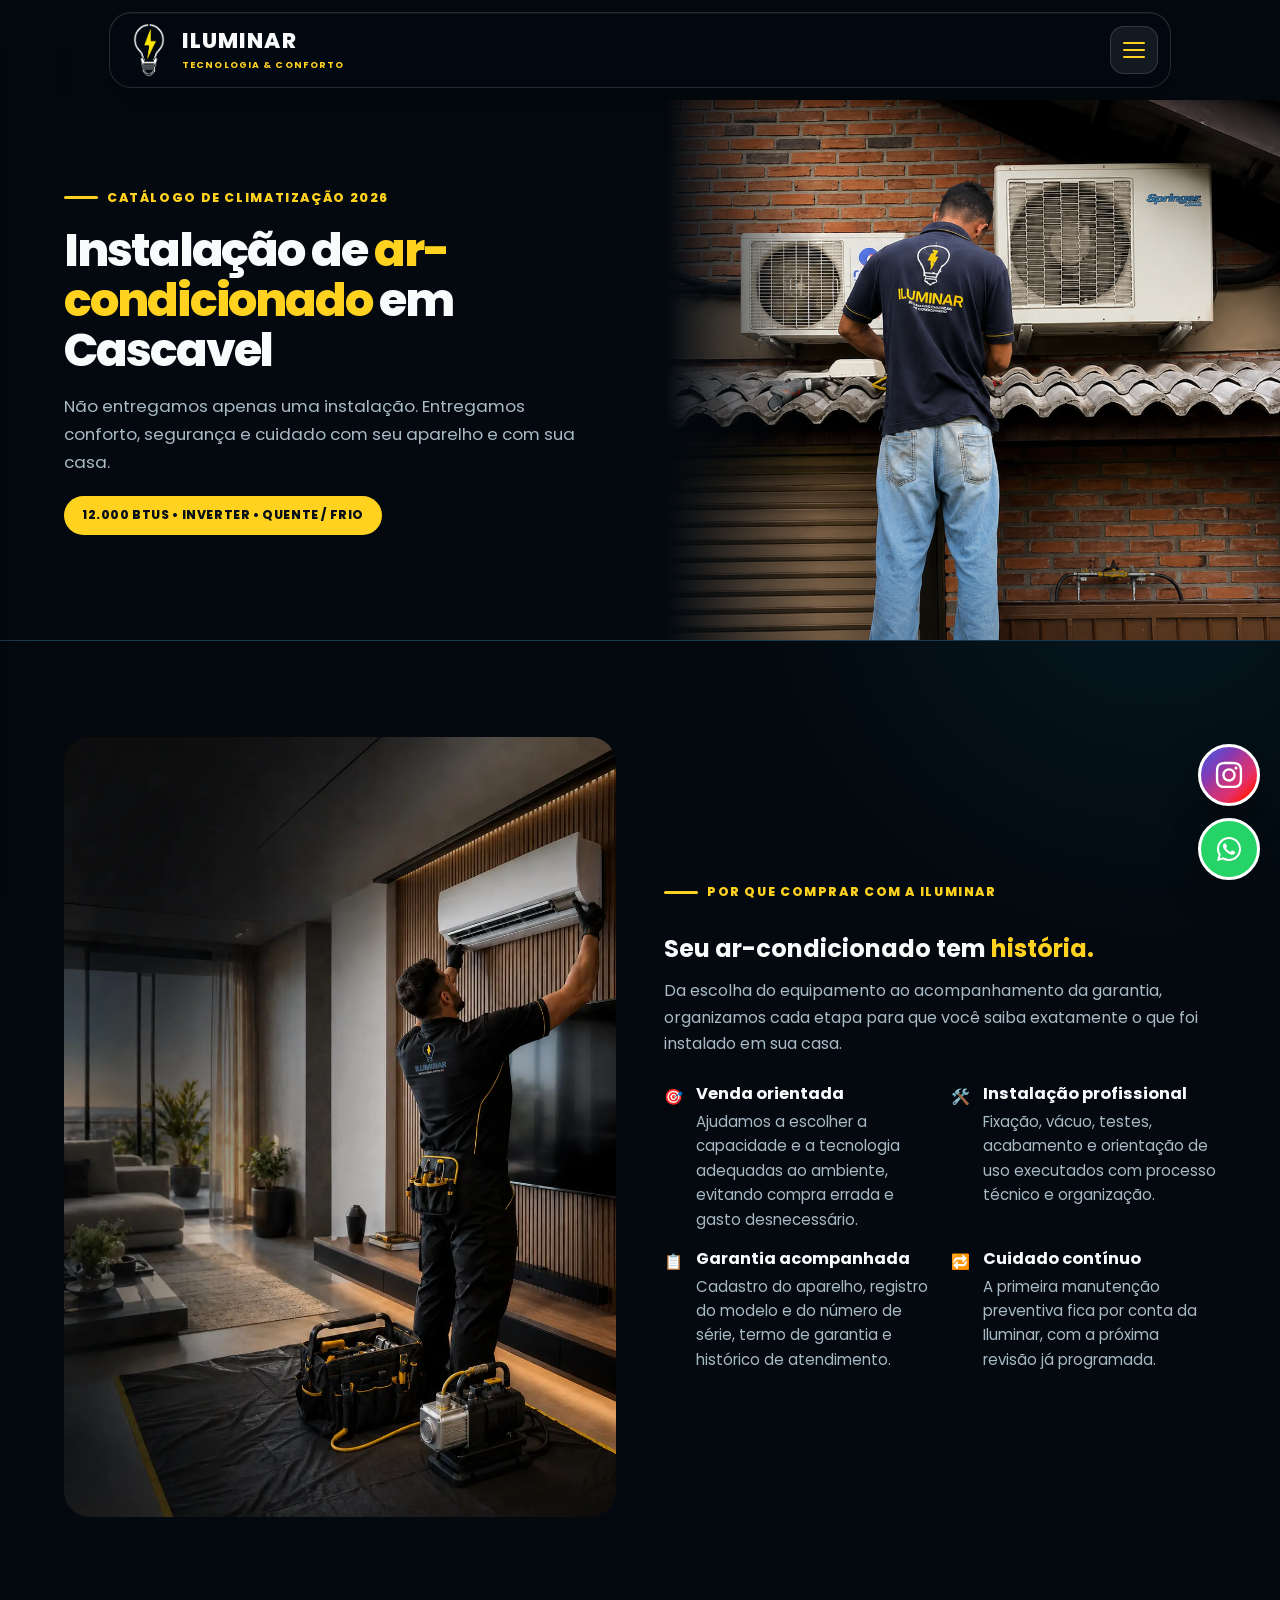
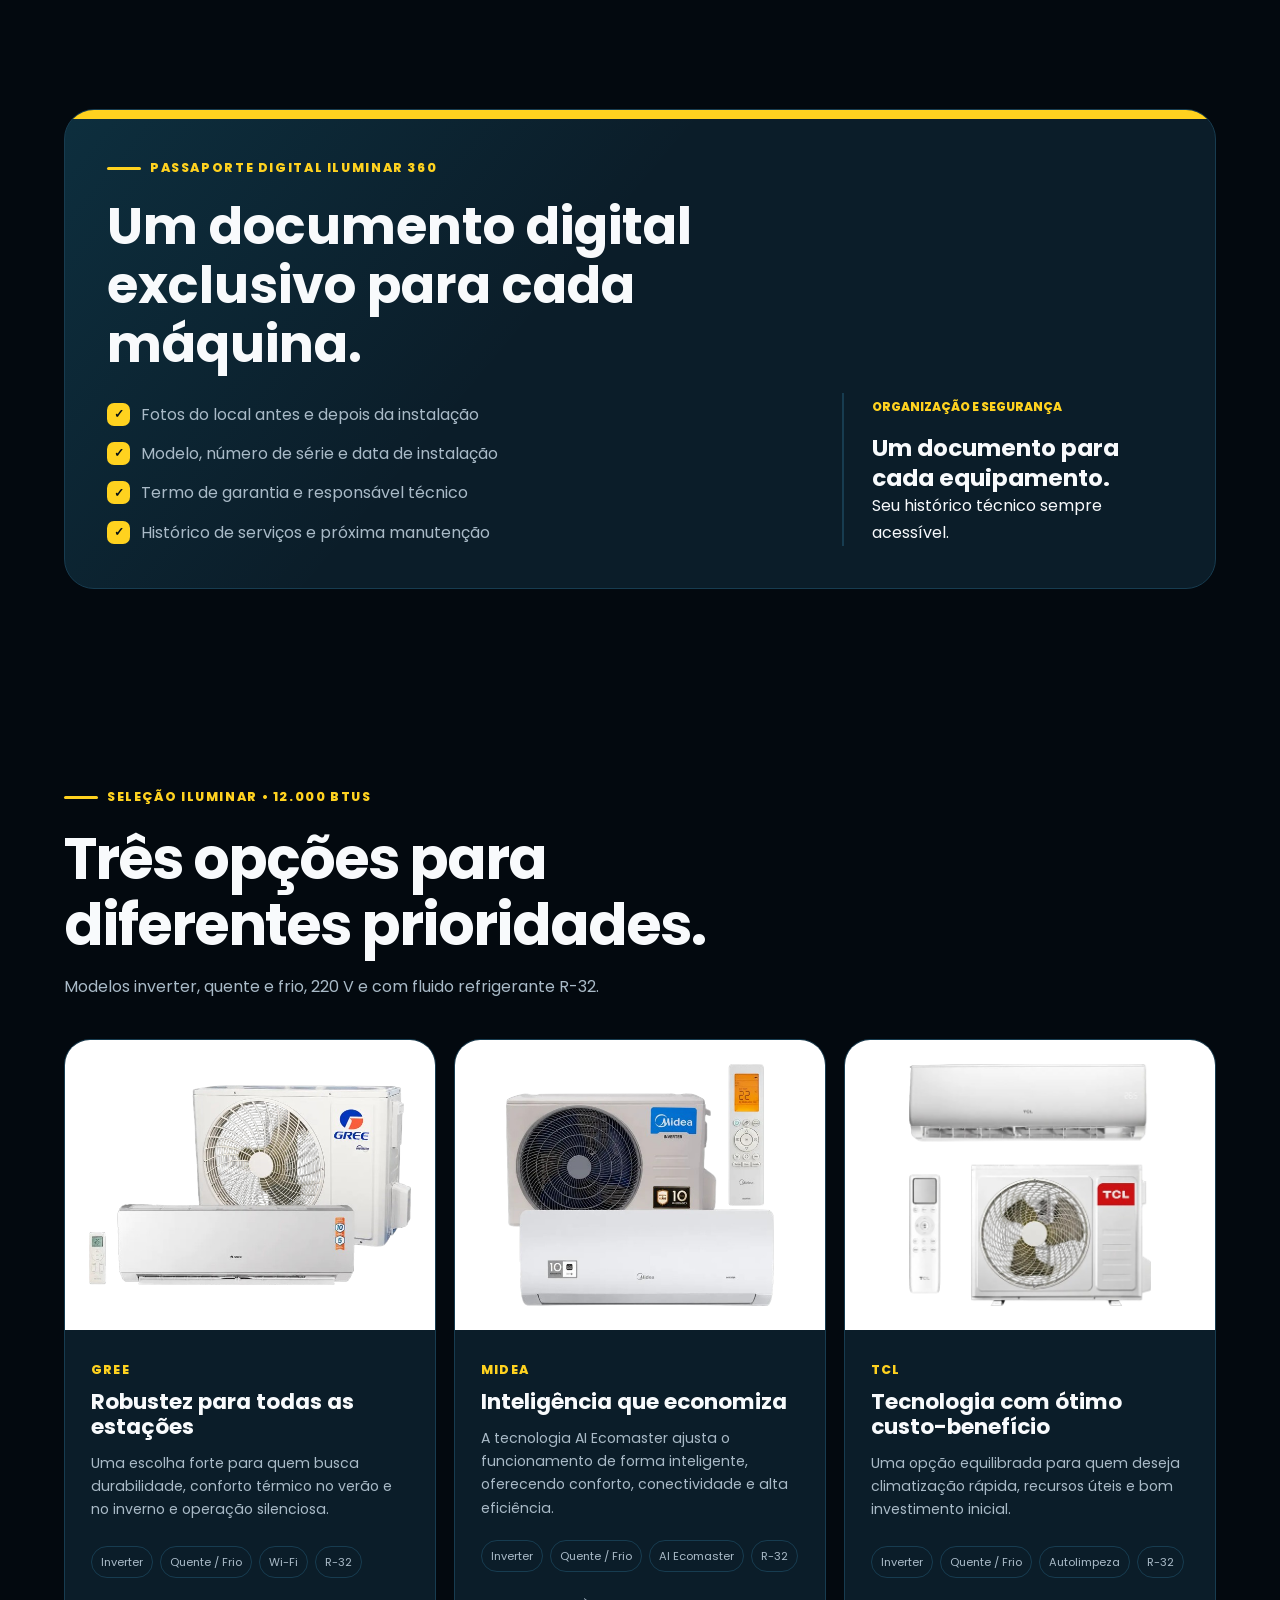
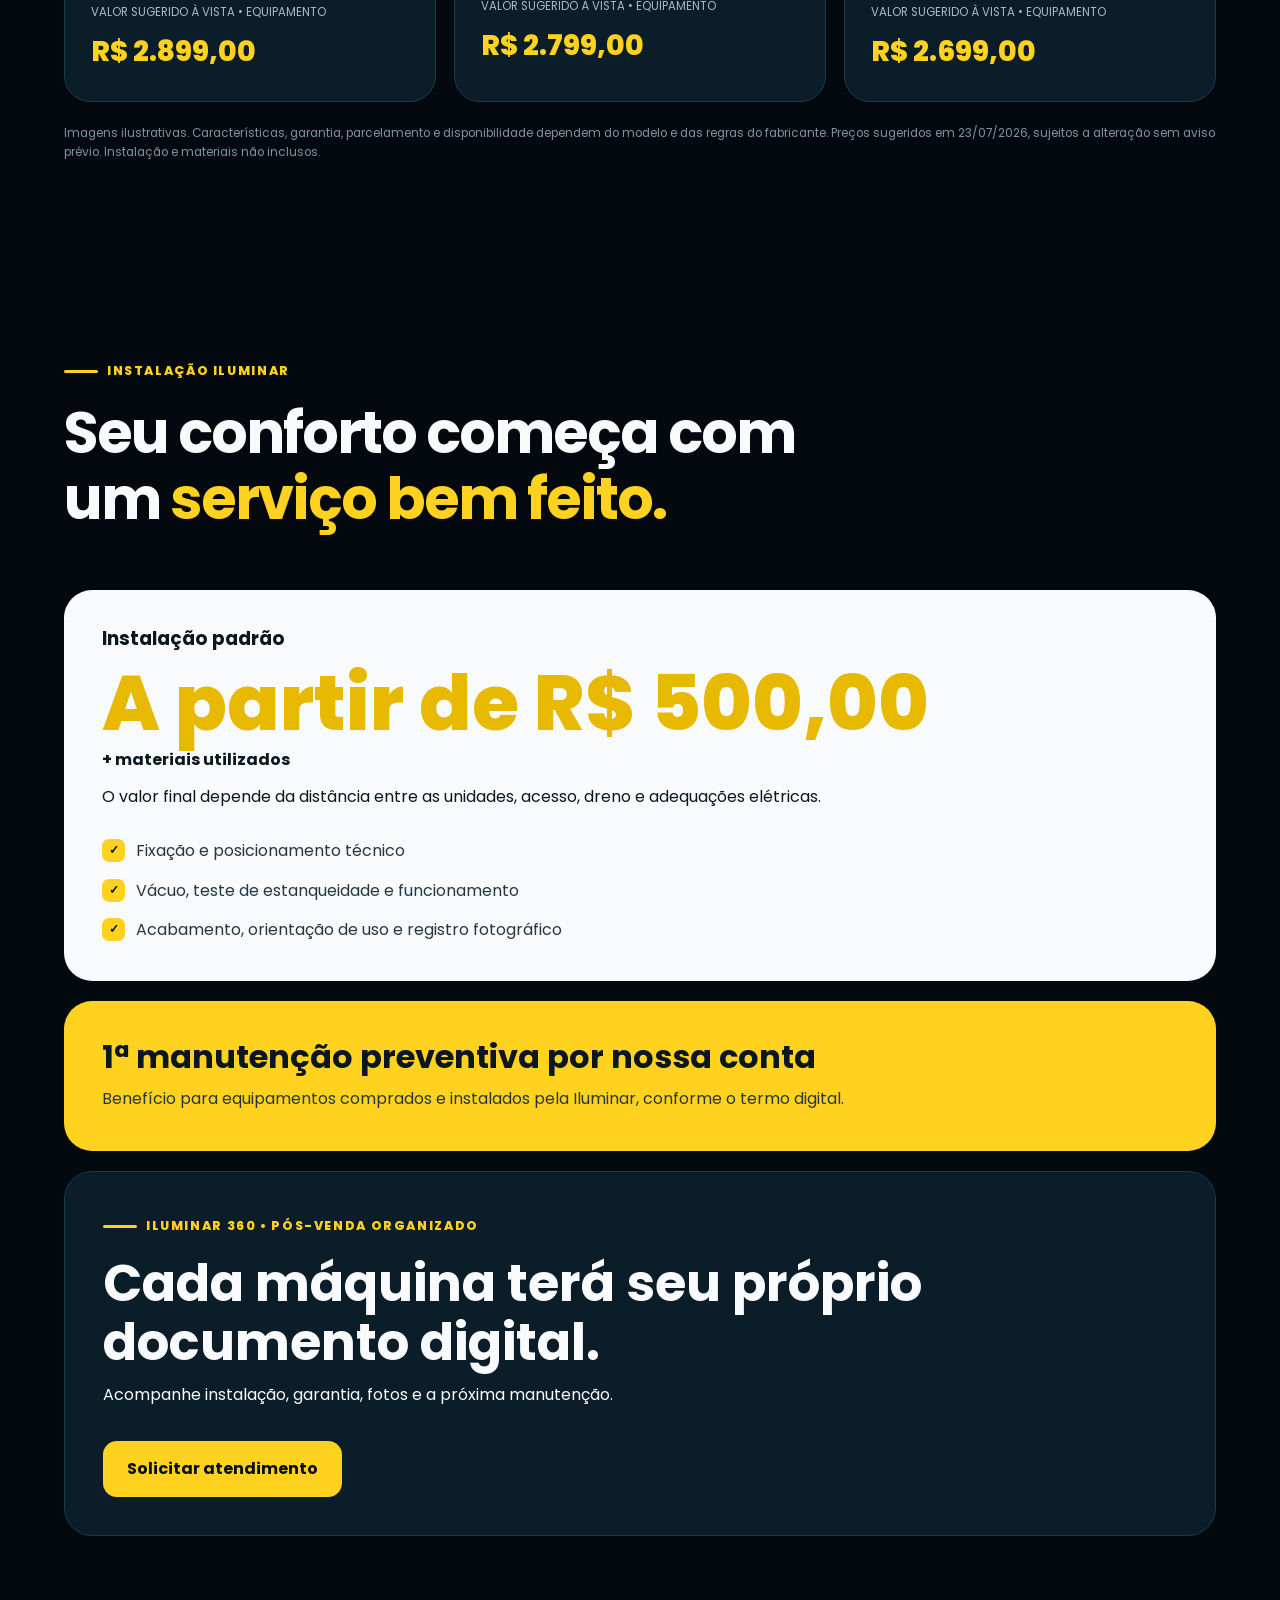
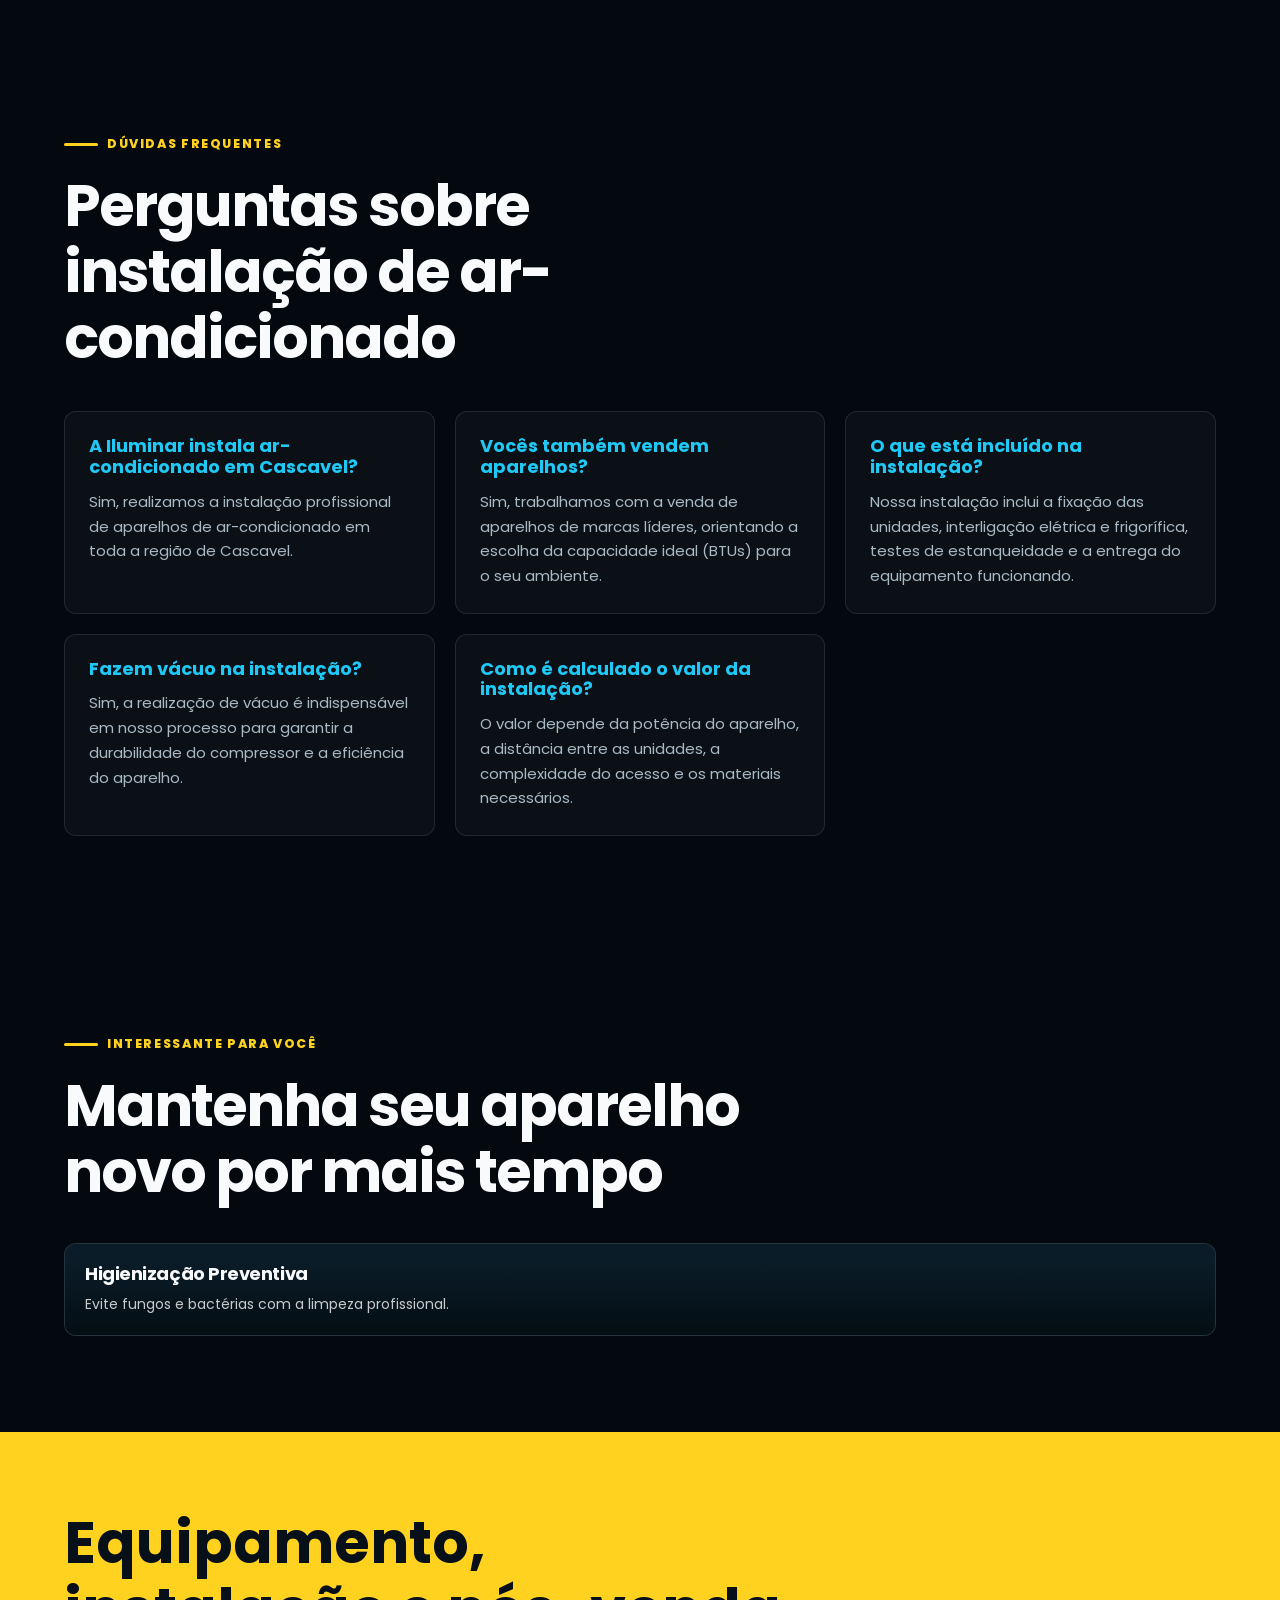
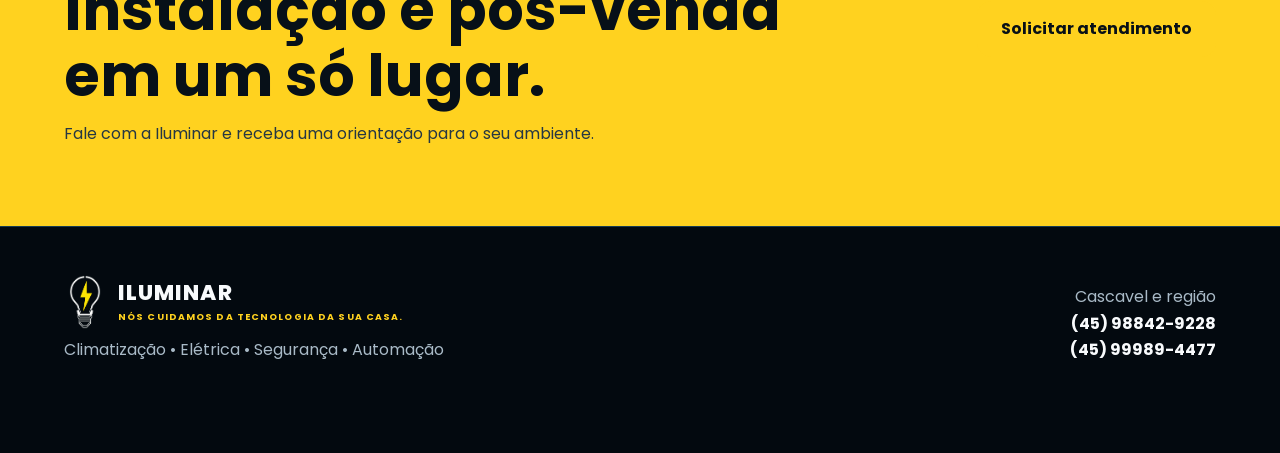
<file: instalacao/index.html>
<!DOCTYPE html>
<html lang="pt-BR">
<head>
  <!-- Google tag (gtag.js) -->
  <script async src="https://www.googletagmanager.com/gtag/js?id=AW-18325768613"></script>
  <script>
    window.dataLayer = window.dataLayer || [];
    function gtag(){dataLayer.push(arguments);}
    gtag('js', new Date());

    gtag('config', 'AW-18325768613');
  </script>

  <!-- Event snippet for BOTÃO WHATS ILUMINAR 19/08 conversion page -->
  <script>
  function gtag_report_conversion(url) {
    var callback = function () {
      if (typeof(url) != 'undefined') {
        window.location = url;
      }
    };
    gtag('event', 'conversion', {
        'send_to': 'AW-18325768613/3VofCLOx3OMcEKWTtKJE',
        'event_callback': callback
    });
    return false;
  }
  </script>

  <meta charset="UTF-8">
  <meta name="viewport" content="width=device-width, initial-scale=1.0">
  <title>Instalação de Ar-Condicionado em Cascavel | Iluminar</title>
  <meta name="description" content="Instalação de ar-condicionado em Cascavel com técnica profissional, vácuo e pós-venda organizado. Venda de aparelhos e orientação de BTUs.">
  <meta name="theme-color" content="#03090f">
  <link rel="canonical" href="https://iluminarcvel.com.br/instalacao/">

  <!-- Open Graph -->
  <meta property="og:type" content="website">
  <meta property="og:site_name" content="Iluminar">
  <meta property="og:title" content="Instalação de Ar-Condicionado em Cascavel | Iluminar">
  <meta property="og:description" content="Instalação de ar-condicionado em Cascavel com técnica profissional, vácuo e pós-venda organizado. Venda de aparelhos e orientação de BTUs.">
  <meta property="og:url" content="https://iluminarcvel.com.br/instalacao/">
  <meta property="og:image" content="https://iluminarcvel.com.br/assets/images/logo-iluminar-clara.png">
  <meta property="og:locale" content="pt_BR">

  <!-- Twitter Cards -->
  <meta name="twitter:card" content="summary">
  <meta name="twitter:title" content="Instalação de Ar-Condicionado em Cascavel | Iluminar">
  <meta name="twitter:description" content="Instalação de ar-condicionado em Cascavel com técnica profissional, vácuo e pós-venda organizado. Venda de aparelhos e orientação de BTUs.">
  <meta name="twitter:image" content="https://iluminarcvel.com.br/assets/images/logo-iluminar-clara.png">

  <!-- Favicon -->
  <link rel="icon" type="image/svg+xml" href="../assets/images/favicon.svg">

  <!-- Schema.org Service -->
  <script type="application/ld+json">
  {
    "@context": "https://schema.org",
    "@type": "Service",
    "serviceType": "Instalação de Ar-Condicionado",
    "provider": {
      "@id": "https://iluminarcvel.com.br/#business"
    },
    "areaServed": {
      "@type": "City",
      "name": "Cascavel"
    },
    "description": "Instalação profissional de ar-condicionado em Cascavel, incluindo venda de aparelhos, vácuo e pós-venda organizado."
  }
  </script>

  <!-- Schema.org Breadcrumbs -->
  <script type="application/ld+json">
  {
    "@context": "https://schema.org",
    "@type": "BreadcrumbList",
    "itemListElement": [
      {
        "@type": "ListItem",
        "position": 1,
        "name": "Home",
        "item": "https://iluminarcvel.com.br/"
      },
      {
        "@type": "ListItem",
        "position": 2,
        "name": "Instalação de Ar-Condicionado",
        "item": "https://iluminarcvel.com.br/instalacao/"
      }
    ]
  }
  </script>

  <link rel="preconnect" href="https://fonts.googleapis.com">
  <link rel="preconnect" href="https://fonts.gstatic.com" crossorigin>
  <link href="https://fonts.googleapis.com/css2?family=Poppins:wght@400;500;600;700;800&display=swap" rel="stylesheet">
  <link rel="stylesheet" href="../assets/css/site.css">
  <link rel="stylesheet" href="../assets/css/service-showcase.css">
  <script src="../assets/js/menu.js" defer></script>
</head>
<body>
  <a class="skip-link" href="#conteudo-principal">Pular para o conteúdo principal</a>

  <div class="menu-overlay" aria-hidden="true"></div>

  <aside class="side-menu" id="menu-lateral" aria-label="Menu de informações" aria-hidden="true">
    <div class="side-menu-top">
      <a class="brand" href="../" aria-label="Iluminar - página inicial">
        <img src="../assets/images/logo-iluminar-clara.png" alt="Logo da Iluminar">
        <span class="brand-copy">
          <span class="brand-name">ILUMINAR</span>
          <span class="brand-tagline">Tecnologia &amp; Conforto</span>
        </span>
      </a>
      <button class="menu-close" type="button" aria-label="Fechar menu">×</button>
    </div>

    <p class="menu-kicker">Conteúdos Iluminar</p>
    <nav class="side-nav">
      <a href="../higienizacao/">
        <span class="nav-number">01</span>
        <span class="nav-copy">
          <strong>Benefícios da Higienização</strong>
          <small>Saúde, conforto e durabilidade</small>
        </span>
        <span class="nav-arrow">→</span>
      </a>
      <a href="./" aria-current="page">
        <span class="nav-number">02</span>
        <span class="nav-copy">
          <strong>Benefícios da Instalação</strong>
          <small>Equipamento, instalação e pós-venda</small>
        </span>
        <span class="nav-arrow">→</span>
      </a>
      <a href="../instalacoes-eletricas/">
        <span class="nav-number">03</span>
        <span class="nav-copy">
          <strong>Instalações Elétricas</strong>
          <small>Iluminação, quadros e padrões</small>
        </span>
        <span class="nav-arrow">→</span>
      </a>
      <a href="../seguranca-eletronica/">
        <span class="nav-number">04</span>
        <span class="nav-copy">
          <strong>Segurança Eletrônica</strong>
          <small>Câmeras, alarmes e vídeo porteiro</small>
        </span>
        <span class="nav-arrow">→</span>
      </a>
      <a href="../automacao/">
        <span class="nav-number">05</span>
        <span class="nav-copy">
          <strong>Automação Residencial</strong>
          <small>AUTOC + Iluminar</small>
        </span>
        <span class="nav-arrow">→</span>
      </a>
      <a href="../iluminar-360/">
        <span class="nav-number">06</span>
        <span class="nav-copy">
          <strong>Iluminar 360</strong>
          <small>Clube de vantagens</small>
        </span>
        <span class="nav-arrow">→</span>
      </a>
    </nav>

    <div class="menu-contact">
      Atendimento em Cascavel e região
      <strong>(45) 98842-9228</strong>
      <strong>(45) 99989-4477</strong>
    </div>
  </aside>

  <header class="site-header">
    <div class="container header-inner">
      <a class="brand" href="../" aria-label="Iluminar - página inicial">
        <img src="../assets/images/logo-iluminar-clara.png" alt="Logo da Iluminar">
        <span class="brand-copy">
          <span class="brand-name">ILUMINAR</span>
          <span class="brand-tagline">Tecnologia & Conforto</span>
        </span>
      </a>
      <button class="menu-toggle" type="button" aria-label="Abrir menu" aria-controls="menu-lateral" aria-expanded="false">
        <span></span>
        <span></span>
        <span></span>
      </button>
    </div>
  </header>

  <main id="conteudo-principal">
    <section class="service-hero">
      <div class="service-hero-copy">
        <span class="eyebrow">Catálogo de climatização 2026</span>
        <h1 class="display-title">Instalação de <span class="highlight">ar-condicionado</span> em Cascavel</h1>
        <p class="lead">Não entregamos apenas uma instalação. Entregamos conforto, segurança e cuidado com seu aparelho e com sua casa.</p>
        <span class="hero-pill">12.000 BTUs • Inverter • Quente / Frio</span>
      </div>
      <div class="service-hero-media">
        <img src="../assets/images/inst-ar-telhado.png" alt="Técnico da Iluminar instalando ar-condicionado em Cascavel" width="600" height="400">
      </div>
    </section>

    <section class="content-section" id="beneficios">
      <div class="container electrical-overview-layout">
        <div class="electrical-overview-media">
          <img src="../assets/images/instalacao-tecnico.webp" alt="Instalação profissional de ar-condicionado em Cascavel pela Iluminar" loading="lazy" decoding="async" width="400" height="300">
        </div>
        <div class="electrical-overview-content">
          <span class="eyebrow">Por que comprar com a Iluminar</span>
          <h2>Seu ar-condicionado tem <span class="highlight">história.</span></h2>
          <p>Da escolha do equipamento ao acompanhamento da garantia, organizamos cada etapa para que você saiba exatamente o que foi instalado em sua casa.</p>

          <div class="electrical-diff-list">
            <article class="electrical-diff-item">
              <span class="electrical-diff-icon" aria-hidden="true">🎯</span>
              <div>
                <h3>Venda orientada</h3>
                <p>Ajudamos a escolher a capacidade e a tecnologia adequadas ao ambiente, evitando compra errada e gasto desnecessário.</p>
              </div>
            </article>
            <article class="electrical-diff-item">
              <span class="electrical-diff-icon" aria-hidden="true">🛠️</span>
              <div>
                <h3>Instalação profissional</h3>
                <p>Fixação, vácuo, testes, acabamento e orientação de uso executados com processo técnico e organização.</p>
              </div>
            </article>
            <article class="electrical-diff-item">
              <span class="electrical-diff-icon" aria-hidden="true">📋</span>
              <div>
                <h3>Garantia acompanhada</h3>
                <p>Cadastro do aparelho, registro do modelo e do número de série, termo de garantia e histórico de atendimento.</p>
              </div>
            </article>
            <article class="electrical-diff-item">
              <span class="electrical-diff-icon" aria-hidden="true">🔁</span>
              <div>
                <h3>Cuidado contínuo</h3>
                <p>A primeira manutenção preventiva fica por conta da Iluminar, com a próxima revisão já programada.</p>
              </div>
            </article>
          </div>
        </div>
      </div>
    </section>

    <section class="content-section alt">
      <div class="container">
        <div class="passport">
          <div class="passport-grid">
            <div>
              <span class="eyebrow">Passaporte digital Iluminar 360</span>
              <h2>Um documento digital exclusivo para cada máquina.</h2>
              <ul class="check-list">
                <li>Fotos do local antes e depois da instalação</li>
                <li>Modelo, número de série e data de instalação</li>
                <li>Termo de garantia e responsável técnico</li>
                <li>Histórico de serviços e próxima manutenção</li>
              </ul>
            </div>
            <div class="passport-side">
              <span>Organização e segurança</span>
              <strong>Um documento para cada equipamento.</strong>
              <p>Seu histórico técnico sempre acessível.</p>
            </div>
          </div>
        </div>
      </div>
    </section>

    <section class="content-section">
      <div class="container">
        <div class="section-heading">
          <span class="eyebrow">Seleção Iluminar • 12.000 BTUs</span>
          <h2>Três opções para diferentes prioridades.</h2>
          <p>Modelos inverter, quente e frio, 220 V e com fluido refrigerante R-32.</p>
        </div>

        <div class="product-grid">
          <article class="product-card">
            <div class="product-media">
              <img src="../assets/images/ar-gree-removebg-preview.png" alt="Ar-condicionado Gree instalado pela Iluminar em Cascavel" width="200" height="200">
            </div>
            <div class="product-body">
              <span class="product-brand">Gree</span>
              <h3>Robustez para todas as estações</h3>
              <p>Uma escolha forte para quem busca durabilidade, conforto térmico no verão e no inverno e operação silenciosa.</p>
              <div class="spec-row">
                <span>Inverter</span><span>Quente / Frio</span><span>Wi-Fi</span><span>R-32</span>
              </div>
              <span class="price-label">Valor sugerido à vista • equipamento</span>
              <strong class="price">R$ 2.899,00</strong>
            </div>
          </article>

          <article class="product-card">
            <div class="product-media">
              <img src="../assets/images/ar-midea-removebg-preview.png" alt="Ar-condicionado Midea instalado pela Iluminar em Cascavel" width="200" height="200">
            </div>
            <div class="product-body">
              <span class="product-brand">Midea</span>
              <h3>Inteligência que economiza</h3>
              <p>A tecnologia AI Ecomaster ajusta o funcionamento de forma inteligente, oferecendo conforto, conectividade e alta eficiência.</p>
              <div class="spec-row">
                <span>Inverter</span><span>Quente / Frio</span><span>AI Ecomaster</span><span>R-32</span>
              </div>
              <span class="price-label">Valor sugerido à vista • equipamento</span>
              <strong class="price">R$ 2.799,00</strong>
            </div>
          </article>

          <article class="product-card">
            <div class="product-media">
              <img src="../assets/images/ar-tcl-removebg-preview.png" alt="Ar-condicionado TCL instalado pela Iluminar em Cascavel" width="200" height="200">
            </div>
            <div class="product-body">
              <span class="product-brand">TCL</span>
              <h3>Tecnologia com ótimo custo-benefício</h3>
              <p>Uma opção equilibrada para quem deseja climatização rápida, recursos úteis e bom investimento inicial.</p>
              <div class="spec-row">
                <span>Inverter</span><span>Quente / Frio</span><span>Autolimpeza</span><span>R-32</span>
              </div>
              <span class="price-label">Valor sugerido à vista • equipamento</span>
              <strong class="price">R$ 2.699,00</strong>
            </div>
          </article>
        </div>
        <p class="disclaimer">Imagens ilustrativas. Características, garantia, parcelamento e disponibilidade dependem do modelo e das regras do fabricante. Preços sugeridos em 23/07/2026, sujeitos a alteração sem aviso prévio. Instalação e materiais não inclusos.</p>
      </div>
    </section>

    <section class="content-section alt" id="instalacao">
      <div class="container installation-offer">
        <div class="section-heading">
          <span class="eyebrow">Instalação Iluminar</span>
          <h2>Seu conforto começa com um <span class="highlight">serviço bem feito.</span></h2>
        </div>

        <div class="offer-card white">
          <h3>Instalação padrão</h3>
          <strong class="offer-price">A partir de R$ 500,00</strong>
          <strong>+ materiais utilizados</strong>
          <p>O valor final depende da distância entre as unidades, acesso, dreno e adequações elétricas.</p>
          <ul class="check-list">
            <li>Fixação e posicionamento técnico</li>
            <li>Vácuo, teste de estanqueidade e funcionamento</li>
            <li>Acabamento, orientação de uso e registro fotográfico</li>
          </ul>
        </div>

        <div class="offer-card yellow">
          <h3>1ª manutenção preventiva por nossa conta</h3>
          <p>Benefício para equipamentos comprados e instalados pela Iluminar, conforme o termo digital.</p>
        </div>

        <div class="offer-card dark">
          <span class="eyebrow">Iluminar 360 • pós-venda organizado</span>
          <h2>Cada máquina terá seu próprio documento digital.</h2>
          <p>Acompanhe instalação, garantia, fotos e a próxima manutenção.</p>
          <div class="actions">
            <a class="btn btn-whatsapp" href="https://wa.me/5545988429228?text=Olá%2C%20quero%20solicitar%20um%20orçamento%20de%20ar-condicionado%20com%20instalação." target="_blank" rel="noopener" onclick="gtag_report_conversion();">Solicitar orçamento</a>
          </div>
        </div>
      </div>
    </section>

    <section class="content-section">
      <div class="container">
        <div class="section-heading">
          <span class="eyebrow">Dúvidas frequentes</span>
          <h2>Perguntas sobre instalação de ar-condicionado</h2>
        </div>
        <div class="faq-grid">
          <div class="faq-item">
            <h3>A Iluminar instala ar-condicionado em Cascavel?</h3>
            <p>Sim, realizamos a instalação profissional de aparelhos de ar-condicionado em toda a região de Cascavel.</p>
          </div>
          <div class="faq-item">
            <h3>Vocês também vendem aparelhos?</h3>
            <p>Sim, trabalhamos com a venda de aparelhos de marcas líderes, orientando a escolha da capacidade ideal (BTUs) para o seu ambiente.</p>
          </div>
          <div class="faq-item">
            <h3>O que está incluído na instalação?</h3>
            <p>Nossa instalação inclui a fixação das unidades, interligação elétrica e frigorífica, testes de estanqueidade e a entrega do equipamento funcionando.</p>
          </div>
          <div class="faq-item">
            <h3>Fazem vácuo na instalação?</h3>
            <p>Sim, a realização de vácuo é indispensável em nosso processo para garantir a durabilidade do compressor e a eficiência do aparelho.</p>
          </div>
          <div class="faq-item">
            <h3>Como é calculado o valor da instalação?</h3>
            <p>O valor depende da potência do aparelho, a distância entre as unidades, a complexidade do acesso e os materiais necessários.</p>
          </div>
        </div>
      </div>
    </section>

    <section class="content-section">
      <div class="container">
        <div class="section-heading">
          <span class="eyebrow">Interessante para você</span>
          <h2>Mantenha seu aparelho novo por mais tempo</h2>
        </div>
        <div class="service-card-grid" style="grid-template-columns: repeat(auto-fit, minmax(250px, 1fr));">
          <a class="service-card" href="../higienizacao/" style="min-height: auto; padding: 20px; border: 1px solid rgba(255,255,255,0.1); border-radius: 12px; text-decoration: none; color: inherit;">
            <h3 style="font-size: 18px; margin-bottom: 10px;">Higienização Preventiva</h3>
            <p style="font-size: 14px; margin: 0;">Evite fungos e bactérias com a limpeza profissional.</p>
          </a>
        </div>
      </div>
    </section>

    <section class="cta-band">
      <div class="container cta-band-inner">
        <div>
          <h2>Equipamento, instalação e pós-venda em um só lugar.</h2>
          <p>Fale com a Iluminar e receba uma orientação para o seu ambiente.</p>
        </div>
        <a class="btn btn-whatsapp" href="https://wa.me/5545988429228?text=Olá%2C%20vim%20pelo%20site%20e%20quero%20uma%20orientação%20sobre%20ar-condicionado." target="_blank" rel="noopener" onclick="gtag_report_conversion();">Falar com a Iluminar</a>
      </div>
    </section>
  </main>

  <footer class="site-footer">
    <div class="container footer-grid">
      <div>
        <a class="brand" href="../">
          <img src="../assets/images/logo-iluminar-clara.png" alt="Logo da Iluminar">
          <span class="brand-copy">
            <span class="brand-name">ILUMINAR</span>
            <span class="brand-tagline">Nós cuidamos da tecnologia da sua casa.</span>
          </span>
        </a>
        <p>Climatização • Elétrica • Segurança • Automação</p>
      </div>
      <div class="footer-phones">
        <span>Cascavel e região</span>
        <a href="tel:+5545988429228">(45) 98842-9228</a>
        <a href="tel:+5545999894477">(45) 99989-4477</a>
      </div>
    </div>
  </footer>

  <a class="instagram-float" href="https://www.instagram.com/iluminar_cvel/" target="_blank" rel="noopener" aria-label="Seguir a Iluminar no Instagram">
    <svg viewBox="0 0 448 512" fill="currentColor" xmlns="http://www.w3.org/2000/svg" aria-hidden="true">
      <path d="M224.1 141c-63.6 0-114.9 51.3-114.9 114.9s51.3 114.9 114.9 114.9S339 319.5 339 255.9 287.7 141 224.1 141zm0 189.6c-41.1 0-74.7-33.5-74.7-74.7s33.5-74.7 74.7-74.7 74.7 33.5 74.7 74.7-33.6 74.7-74.7 74.7zm146.4-194.3c0 14.9-12 26.8-26.8 26.8-14.9 0-26.8-12-26.8-26.8s12-26.8 26.8-26.8 26.8 12 26.8 26.8zm76.1 27.2c-1.7-35.9-9.9-67.7-36.2-93.9-26.2-26.2-58-34.4-93.9-36.2-37-2.1-147.9-2.1-184.9 0-35.8 1.7-67.6 9.9-93.9 36.1s-34.4 58-36.2 93.9c-2.1 37-2.1 147.9 0 184.9 1.7 35.9 9.9 67.7 36.2 93.9s58 34.4 93.9 36.2c37 2.1 147.9 2.1 184.9 0 35.9-1.7 67.7-9.9 93.9-36.2 26.2-26.2 34.4-58 36.2-93.9 2.1-37 2.1-147.8 0-184.8zM398.8 388c-7.8 19.6-22.9 34.7-42.6 42.6-29.5 11.7-99.5 9-132.1 9s-102.7 2.6-132.1-9c-19.6-7.8-34.7-22.9-42.6-42.6-11.7-29.5-9-99.5-9-132.1s-2.6-102.7 9-132.1c7.8-19.6 22.9-34.7 42.6-42.6 29.5-11.7 99.5-9 132.1-9s102.7-2.6 132.1 9c19.6 7.8 34.7 22.9 42.6 42.6 11.7 29.5 9 99.5 9 132.1s2.7 102.7-9 132.1z"/>
    </svg>
  </a>
  <a class="whatsapp-float" href="https://wa.me/5545988429228?text=Olá%2C%20vim%20pelo%20site%20da%20Iluminar." target="_blank" rel="noopener" onclick="gtag_report_conversion();" aria-label="Falar com a Iluminar pelo WhatsApp">
    <svg viewBox="0 0 32 32" fill="currentColor" aria-hidden="true">
      <path d="M16.004 3.2c-7.06 0-12.8 5.74-12.8 12.8 0 2.26.59 4.46 1.71 6.4L3.2 28.8l6.56-1.68a12.74 12.74 0 0 0 6.24 1.6h.01c7.06 0 12.79-5.74 12.79-12.8s-5.74-12.72-12.8-12.72zm0 23.36h-.01a10.6 10.6 0 0 1-5.4-1.48l-.39-.23-4.02 1.03 1.07-3.92-.25-.4a10.56 10.56 0 0 1-1.63-5.66c0-5.87 4.78-10.64 10.65-10.64 2.84 0 5.51 1.11 7.52 3.12a10.57 10.57 0 0 1 3.11 7.53c0 5.87-4.78 10.65-10.65 10.65zm5.84-7.97c-.32-.16-1.89-.93-2.18-1.04-.29-.11-.5-.16-.72.16-.21.32-.82 1.04-1.01 1.25-.18.21-.37.24-.69.08-.32-.16-1.35-.5-2.57-1.59-.95-.85-1.59-1.9-1.78-2.22-.19-.32-.02-.49.14-.65.14-.14.32-.37.48-.56.16-.19.21-.32.32-.53.11-.21.05-.4-.03-.56-.08-.16-.72-1.73-.98-2.37-.26-.62-.52-.54-.72-.55h-.61c-.21 0-.56.08-.85.4-.29.32-1.12 1.09-1.12 2.66 0 1.57 1.14 3.08 1.3 3.29.16.21 2.25 3.44 5.45 4.82.76.33 1.36.53 1.82.67.77.25 1.46.21 2.01.13.61-.09 1.89-.77 2.16-1.52.27-.75.27-1.39.19-1.52-.08-.13-.29-.21-.61-.37z"/>
    </svg>
  </a>
</body>
</html>
</file>
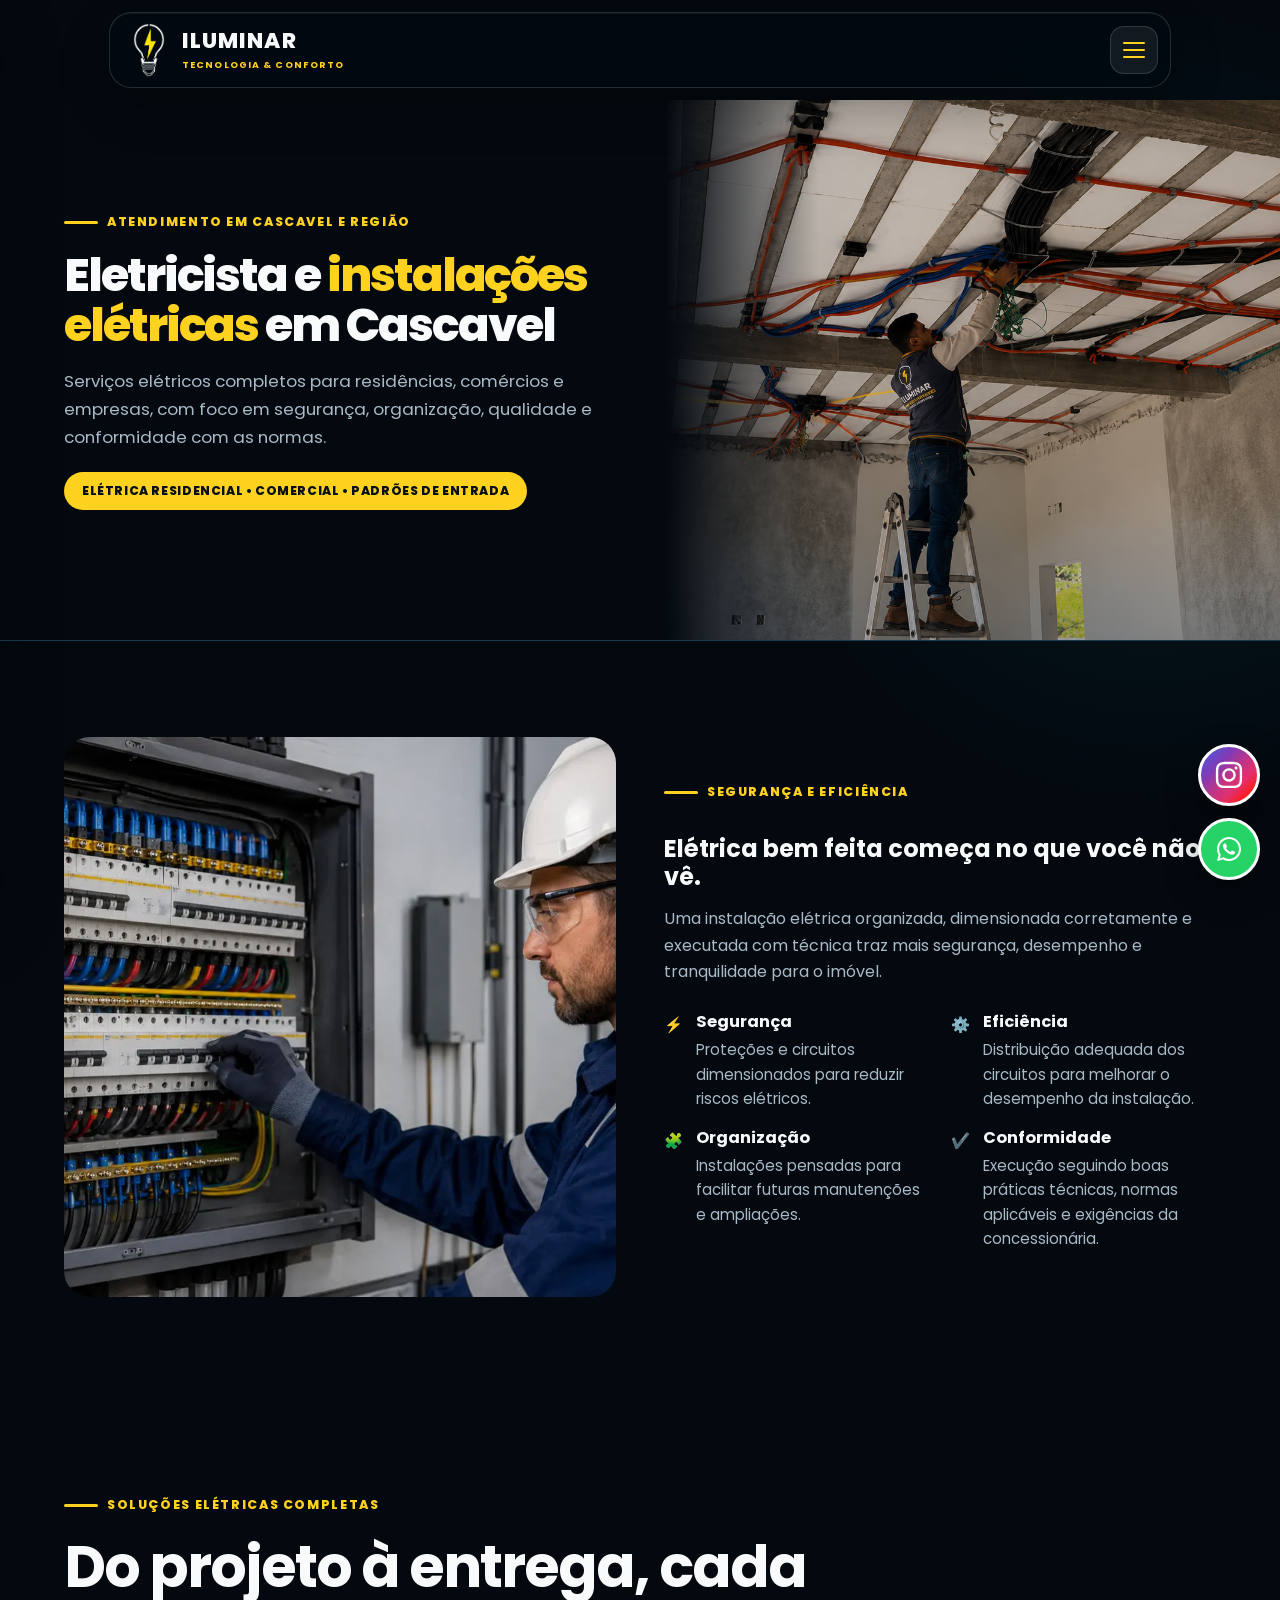
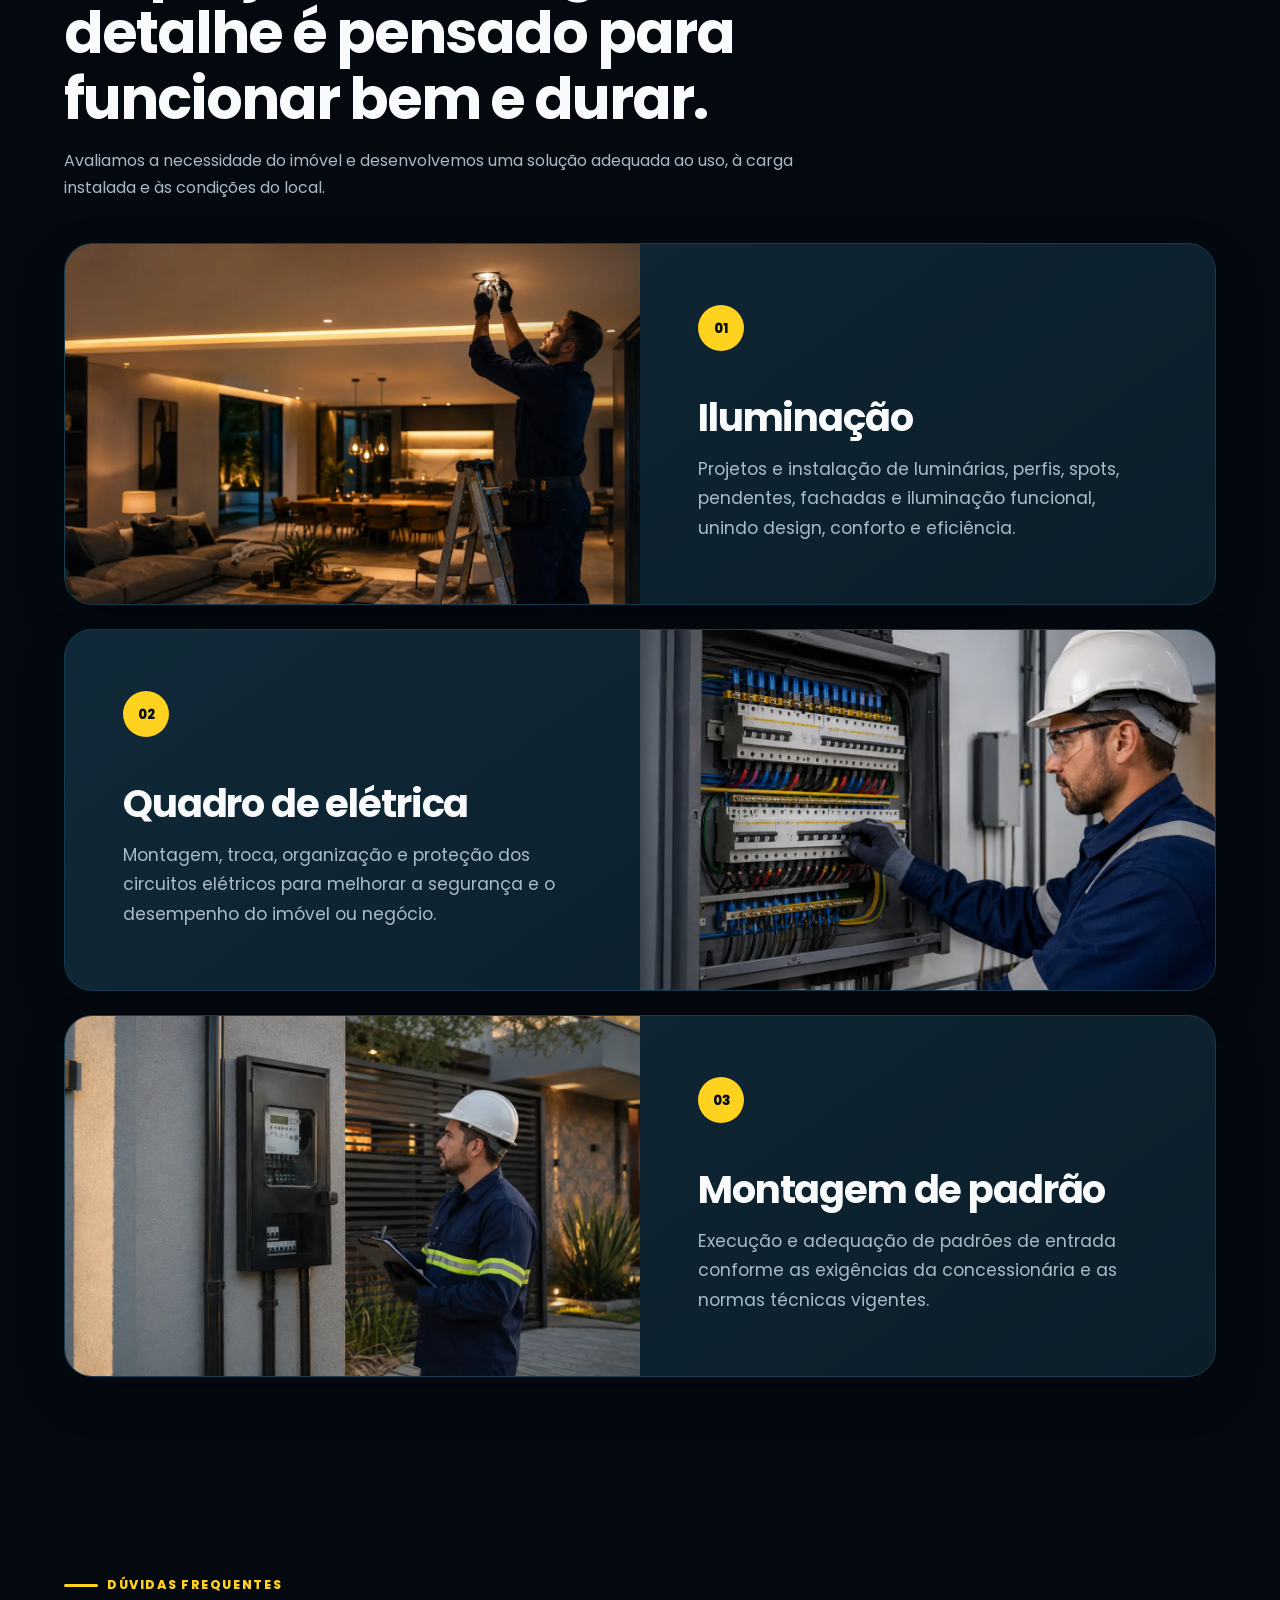
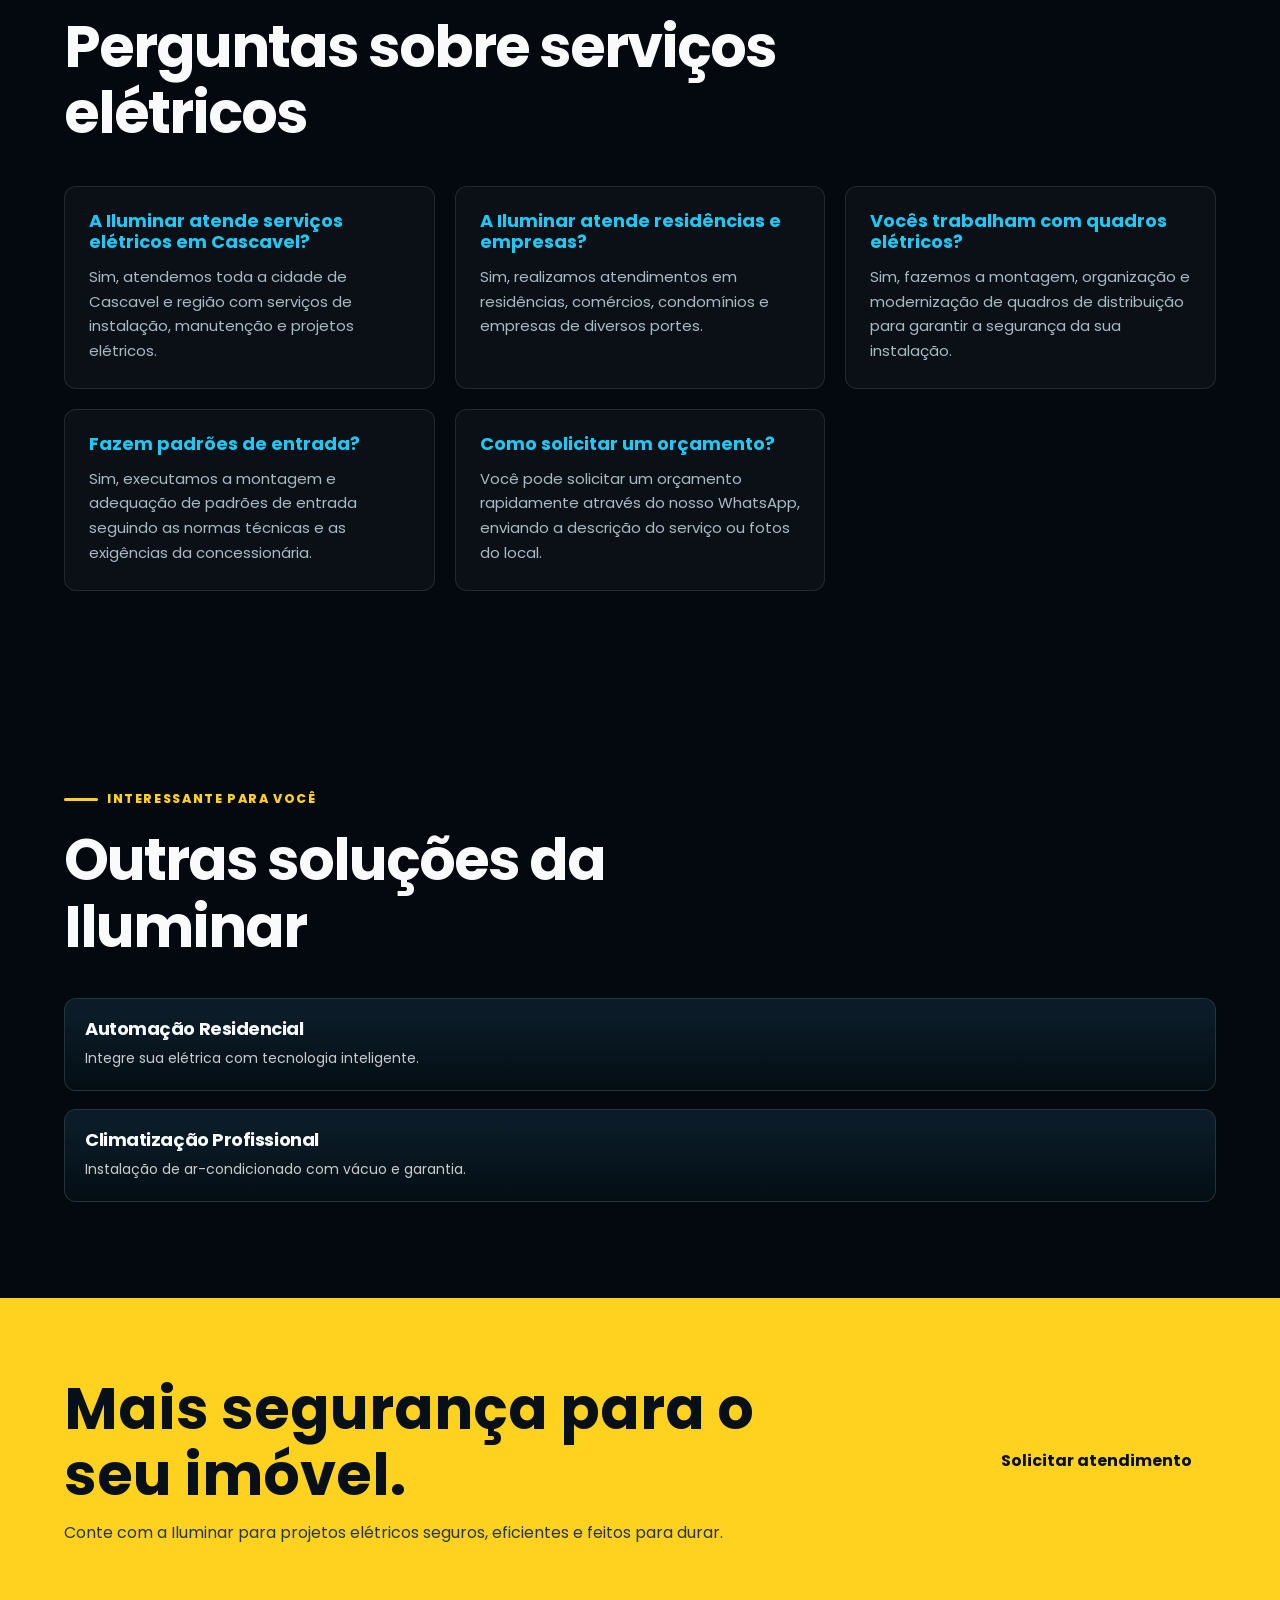
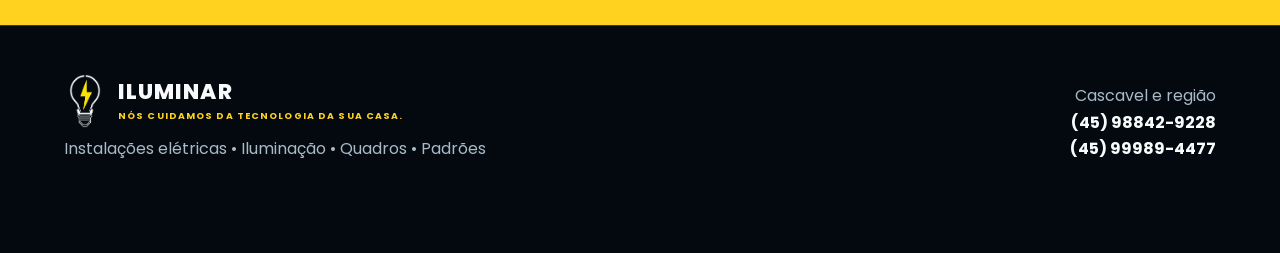
<file: instalacoes-eletricas/index.html>
<!DOCTYPE html>
<html lang="pt-BR">
<head>
  <!-- Google tag (gtag.js) -->
  <script async src="https://www.googletagmanager.com/gtag/js?id=AW-18325768613"></script>
  <script>
    window.dataLayer = window.dataLayer || [];
    function gtag(){dataLayer.push(arguments);}
    gtag('js', new Date());

    gtag('config', 'AW-18325768613');
  </script>

  <!-- Event snippet for BOTÃO WHATS ILUMINAR 19/08 conversion page -->
  <script>
  function gtag_report_conversion(url) {
    var callback = function () {
      if (typeof(url) != 'undefined') {
        window.location = url;
      }
    };
    gtag('event', 'conversion', {
        'send_to': 'AW-18325768613/3VofCLOx3OMcEKWTtKJE',
        'event_callback': callback
    });
    return false;
  }
  </script>

  <meta charset="UTF-8">
  <meta name="viewport" content="width=device-width, initial-scale=1.0">
  <title>Eletricista em Cascavel | Instalações Elétricas | Iluminar</title>
  <meta name="description" content="Eletricista em Cascavel para instalações elétricas residenciais e comerciais: iluminação, quadros elétricos, padrões de entrada e segurança.">
  <meta name="theme-color" content="#03090f">
  <link rel="canonical" href="https://iluminarcvel.com.br/instalacoes-eletricas/">

  <!-- Open Graph -->
  <meta property="og:type" content="website">
  <meta property="og:site_name" content="Iluminar">
  <meta property="og:title" content="Eletricista em Cascavel | Instalações Elétricas | Iluminar">
  <meta property="og:description" content="Eletricista em Cascavel para instalações elétricas residenciais e comerciais: iluminação, quadros elétricos, padrões de entrada e segurança.">
  <meta property="og:url" content="https://iluminarcvel.com.br/instalacoes-eletricas/">
  <meta property="og:image" content="https://iluminarcvel.com.br/assets/images/logo-iluminar-clara.png">
  <meta property="og:locale" content="pt_BR">

  <!-- Twitter Cards -->
  <meta name="twitter:card" content="summary">
  <meta name="twitter:title" content="Eletricista em Cascavel | Instalações Elétricas | Iluminar">
  <meta name="twitter:description" content="Eletricista em Cascavel para instalações elétricas residenciais e comerciais: iluminação, quadros elétricos, padrões de entrada e segurança.">
  <meta name="twitter:image" content="https://iluminarcvel.com.br/assets/images/logo-iluminar-clara.png">

  <!-- Favicon -->
  <link rel="icon" type="image/svg+xml" href="../assets/images/favicon.svg">

  <!-- Schema.org Service -->
  <script type="application/ld+json">
  {
    "@context": "https://schema.org",
    "@type": "Service",
    "serviceType": "Instalações Elétricas",
    "provider": {
      "@id": "https://iluminarcvel.com.br/#business"
    },
    "areaServed": {
      "@type": "City",
      "name": "Cascavel"
    },
    "description": "Serviços de eletricista em Cascavel para instalações elétricas residenciais e comerciais, incluindo iluminação, quadros elétricos e padrões de entrada."
  }
  </script>

  <!-- Schema.org Breadcrumbs -->
  <script type="application/ld+json">
  {
    "@context": "https://schema.org",
    "@type": "BreadcrumbList",
    "itemListElement": [
      {
        "@type": "ListItem",
        "position": 1,
        "name": "Home",
        "item": "https://iluminarcvel.com.br/"
      },
      {
        "@type": "ListItem",
        "position": 2,
        "name": "Instalações Elétricas",
        "item": "https://iluminarcvel.com.br/instalacoes-eletricas/"
      }
    ]
  }
  </script>

  <link rel="preconnect" href="https://fonts.googleapis.com">
  <link rel="preconnect" href="https://fonts.gstatic.com" crossorigin>
  <link href="https://fonts.googleapis.com/css2?family=Poppins:wght@400;500;600;700;800&display=swap" rel="stylesheet">
  <link rel="stylesheet" href="../assets/css/site.css">
  <link rel="stylesheet" href="../assets/css/service-showcase.css">
  <script src="../assets/js/menu.js" defer></script>
</head>
<body>
  <a class="skip-link" href="#conteudo-principal">Pular para o conteúdo principal</a>

  <div class="menu-overlay" aria-hidden="true"></div>

  <aside class="side-menu" id="menu-lateral" aria-label="Menu de informações" aria-hidden="true">
    <div class="side-menu-top">
      <a class="brand" href="../" aria-label="Iluminar - página inicial">
        <img src="../assets/images/logo-iluminar-clara.png" alt="Logo da Iluminar">
        <span class="brand-copy">
          <span class="brand-name">ILUMINAR</span>
          <span class="brand-tagline">Tecnologia &amp; Conforto</span>
        </span>
      </a>
      <button class="menu-close" type="button" aria-label="Fechar menu">×</button>
    </div>

    <p class="menu-kicker">Conteúdos Iluminar</p>
    <nav class="side-nav">
      <a href="../higienizacao/">
        <span class="nav-number">01</span>
        <span class="nav-copy">
          <strong>Benefícios da Higienização</strong>
          <small>Saúde, conforto e durabilidade</small>
        </span>
        <span class="nav-arrow">→</span>
      </a>
      <a href="../instalacao/">
        <span class="nav-number">02</span>
        <span class="nav-copy">
          <strong>Benefícios da Instalação</strong>
          <small>Equipamento, instalação e pós-venda</small>
        </span>
        <span class="nav-arrow">→</span>
      </a>
      <a href="./" aria-current="page">
        <span class="nav-number">03</span>
        <span class="nav-copy">
          <strong>Instalações Elétricas</strong>
          <small>Iluminação, quadros e padrões</small>
        </span>
        <span class="nav-arrow">→</span>
      </a>
      <a href="../seguranca-eletronica/">
        <span class="nav-number">04</span>
        <span class="nav-copy">
          <strong>Segurança Eletrônica</strong>
          <small>Câmeras, alarmes e vídeo porteiro</small>
        </span>
        <span class="nav-arrow">→</span>
      </a>
      <a href="../automacao/">
        <span class="nav-number">05</span>
        <span class="nav-copy">
          <strong>Automação Residencial</strong>
          <small>AUTOC + Iluminar</small>
        </span>
        <span class="nav-arrow">→</span>
      </a>
      <a href="../iluminar-360/">
        <span class="nav-number">06</span>
        <span class="nav-copy">
          <strong>Iluminar 360</strong>
          <small>Clube de vantagens</small>
        </span>
        <span class="nav-arrow">→</span>
      </a>
    </nav>

    <div class="menu-contact">
      Atendimento em Cascavel e região
      <strong>(45) 98842-9228</strong>
      <strong>(45) 99989-4477</strong>
    </div>
  </aside>

  <header class="site-header">
    <div class="container header-inner">
      <a class="brand" href="../" aria-label="Iluminar - página inicial">
        <img src="../assets/images/logo-iluminar-clara.png" alt="Logo da Iluminar">
        <span class="brand-copy">
          <span class="brand-name">ILUMINAR</span>
          <span class="brand-tagline">Tecnologia & Conforto</span>
        </span>
      </a>
      <button class="menu-toggle" type="button" aria-label="Abrir menu" aria-controls="menu-lateral" aria-expanded="false">
        <span></span>
        <span></span>
        <span></span>
      </button>
    </div>
  </header>

  <main id="conteudo-principal">
    <section class="service-hero">
      <div class="service-hero-copy">
        <span class="eyebrow">Atendimento em Cascavel e região</span>
        <h1 class="display-title">Eletricista e <span class="highlight">instalações elétricas</span> em Cascavel</h1>
        <p class="lead">Serviços elétricos completos para residências, comércios e empresas, com foco em segurança, organização, qualidade e conformidade com as normas.</p>
        <span class="hero-pill">Elétrica residencial • comercial • padrões de entrada</span>
      </div>
      <div class="service-hero-media">
        <img src="../assets/images/img-ele.png" alt="Eletricista da Iluminar realizando instalação elétrica em Cascavel" width="600" height="400">
      </div>
    </section>

    <section class="content-section electrical-overview">
      <div class="container electrical-overview-layout">
        <div class="electrical-overview-media">
          <img src="../assets/images/servico-eletrica-quadro-v2.webp" alt="Quadro elétrico organizado instalado pela Iluminar em Cascavel" loading="lazy" decoding="async" width="400" height="300">
        </div>
        <div class="electrical-overview-content">
          <span class="eyebrow">Segurança e eficiência</span>
          <h2>Elétrica bem feita começa no que você não vê.</h2>
          <p>Uma instalação elétrica organizada, dimensionada corretamente e executada com técnica traz mais segurança, desempenho e tranquilidade para o imóvel.</p>

          <div class="electrical-diff-list">
            <article class="electrical-diff-item">
              <span class="electrical-diff-icon" aria-hidden="true">⚡</span>
              <div>
                <h3>Segurança</h3>
                <p>Proteções e circuitos dimensionados para reduzir riscos elétricos.</p>
              </div>
            </article>
            <article class="electrical-diff-item">
              <span class="electrical-diff-icon" aria-hidden="true">⚙️</span>
              <div>
                <h3>Eficiência</h3>
                <p>Distribuição adequada dos circuitos para melhorar o desempenho da instalação.</p>
              </div>
            </article>
            <article class="electrical-diff-item">
              <span class="electrical-diff-icon" aria-hidden="true">🧩</span>
              <div>
                <h3>Organização</h3>
                <p>Instalações pensadas para facilitar futuras manutenções e ampliações.</p>
              </div>
            </article>
            <article class="electrical-diff-item">
              <span class="electrical-diff-icon" aria-hidden="true">✔️</span>
              <div>
                <h3>Conformidade</h3>
                <p>Execução seguindo boas práticas técnicas, normas aplicáveis e exigências da concessionária.</p>
              </div>
            </article>
          </div>
        </div>
      </div>
    </section>

    <section class="content-section alt" id="servicos">
      <div class="container">
        <div class="section-heading">
          <span class="eyebrow">Soluções elétricas completas</span>
          <h2>Do projeto à entrega, cada detalhe é pensado para funcionar bem e durar.</h2>
          <p>Avaliamos a necessidade do imóvel e desenvolvemos uma solução adequada ao uso, à carga instalada e às condições do local.</p>
        </div>
        <div class="service-showcase-list">
          <article class="service-showcase-card">
            <div class="service-showcase-media">
              <img src="../assets/images/servico-eletrica-iluminacao-v2.webp" alt="Instalação de iluminação residencial feita pela Iluminar em Cascavel" loading="lazy" decoding="async" width="400" height="300">
            </div>
            <div class="service-showcase-content">
              <span class="card-number">01</span>
              <h3>Iluminação</h3>
              <p>Projetos e instalação de luminárias, perfis, spots, pendentes, fachadas e iluminação funcional, unindo design, conforto e eficiência.</p>
            </div>
          </article>
          <article class="service-showcase-card">
            <div class="service-showcase-media">
              <img src="../assets/images/servico-eletrica-quadro-v2.webp" alt="Montagem de quadro elétrico profissional pela Iluminar em Cascavel" loading="lazy" decoding="async" width="400" height="300">
            </div>
            <div class="service-showcase-content">
              <span class="card-number">02</span>
              <h3>Quadro de elétrica</h3>
              <p>Montagem, troca, organização e proteção dos circuitos elétricos para melhorar a segurança e o desempenho do imóvel ou negócio.</p>
            </div>
          </article>
          <article class="service-showcase-card">
            <div class="service-showcase-media">
              <img src="../assets/images/servico-eletrica-padrao-v2.webp" alt="Instalação de padrão de entrada de energia pela Iluminar em Cascavel" loading="lazy" decoding="async" width="400" height="300">
            </div>
            <div class="service-showcase-content">
              <span class="card-number">03</span>
              <h3>Montagem de padrão</h3>
              <p>Execução e adequação de padrões de entrada conforme as exigências da concessionária e as normas técnicas vigentes.</p>
            </div>
          </article>
        </div>
      </div>
    </section>



    <section class="content-section">
      <div class="container">
        <div class="section-heading">
          <span class="eyebrow">Dúvidas frequentes</span>
          <h2>Perguntas sobre serviços elétricos</h2>
        </div>
        <div class="faq-grid">
          <div class="faq-item">
            <h3>A Iluminar atende serviços elétricos em Cascavel?</h3>
            <p>Sim, atendemos toda a cidade de Cascavel e região com serviços de instalação, manutenção e projetos elétricos.</p>
          </div>
          <div class="faq-item">
            <h3>A Iluminar atende residências e empresas?</h3>
            <p>Sim, realizamos atendimentos em residências, comércios, condomínios e empresas de diversos portes.</p>
          </div>
          <div class="faq-item">
            <h3>Vocês trabalham com quadros elétricos?</h3>
            <p>Sim, fazemos a montagem, organização e modernização de quadros de distribuição para garantir a segurança da sua instalação.</p>
          </div>
          <div class="faq-item">
            <h3>Fazem padrões de entrada?</h3>
            <p>Sim, executamos a montagem e adequação de padrões de entrada seguindo as normas técnicas e as exigências da concessionária.</p>
          </div>
          <div class="faq-item">
            <h3>Como solicitar um orçamento?</h3>
            <p>Você pode solicitar um orçamento rapidamente através do nosso WhatsApp, enviando a descrição do serviço ou fotos do local.</p>
          </div>
        </div>
      </div>
    </section>

    <section class="content-section">
      <div class="container">
        <div class="section-heading">
          <span class="eyebrow">Interessante para você</span>
          <h2>Outras soluções da Iluminar</h2>
        </div>
        <div class="service-card-grid" style="grid-template-columns: repeat(auto-fit, minmax(250px, 1fr));">
          <a class="service-card" href="../automacao/" style="min-height: auto; padding: 20px; border: 1px solid rgba(255,255,255,0.1); border-radius: 12px; text-decoration: none; color: inherit;">
            <h3 style="font-size: 18px; margin-bottom: 10px;">Automação Residencial</h3>
            <p style="font-size: 14px; margin: 0;">Integre sua elétrica com tecnologia inteligente.</p>
          </a>
          <a class="service-card" href="../instalacao/" style="min-height: auto; padding: 20px; border: 1px solid rgba(255,255,255,0.1); border-radius: 12px; text-decoration: none; color: inherit;">
            <h3 style="font-size: 18px; margin-bottom: 10px;">Climatização Profissional</h3>
            <p style="font-size: 14px; margin: 0;">Instalação de ar-condicionado com vácuo e garantia.</p>
          </a>
        </div>
      </div>
    </section>

    <section class="cta-band">
      <div class="container cta-band-inner">
        <div>
          <h2>Mais segurança para o seu imóvel.</h2>
          <p>Conte com a Iluminar para projetos elétricos seguros, eficientes e feitos para durar.</p>
        </div>
        <a class="btn btn-whatsapp" href="https://wa.me/5545988429228?text=Olá%2C%20quero%20solicitar%20um%20orçamento%20para%20um%20serviço%20elétrico." target="_blank" rel="noopener" onclick="gtag_report_conversion();">Solicitar pelo WhatsApp</a>
      </div>
    </section>
  </main>

  <footer class="site-footer">
    <div class="container footer-grid">
      <div>
        <a class="brand" href="../">
          <img src="../assets/images/logo-iluminar-clara.png" alt="Logo da Iluminar">
          <span class="brand-copy">
            <span class="brand-name">ILUMINAR</span>
            <span class="brand-tagline">Nós cuidamos da tecnologia da sua casa.</span>
          </span>
        </a>
        <p>Instalações elétricas • Iluminação • Quadros • Padrões</p>
      </div>
      <div class="footer-phones">
        <span>Cascavel e região</span>
        <a href="tel:+5545988429228">(45) 98842-9228</a>
        <a href="tel:+5545999894477">(45) 99989-4477</a>
      </div>
    </div>
  </footer>

  <a class="instagram-float" href="https://www.instagram.com/iluminar_cvel/" target="_blank" rel="noopener" aria-label="Seguir a Iluminar no Instagram">
    <svg viewBox="0 0 448 512" fill="currentColor" xmlns="http://www.w3.org/2000/svg" aria-hidden="true">
      <path d="M224.1 141c-63.6 0-114.9 51.3-114.9 114.9s51.3 114.9 114.9 114.9S339 319.5 339 255.9 287.7 141 224.1 141zm0 189.6c-41.1 0-74.7-33.5-74.7-74.7s33.5-74.7 74.7-74.7 74.7 33.5 74.7 74.7-33.6 74.7-74.7 74.7zm146.4-194.3c0 14.9-12 26.8-26.8 26.8-14.9 0-26.8-12-26.8-26.8s12-26.8 26.8-26.8 26.8 12 26.8 26.8zm76.1 27.2c-1.7-35.9-9.9-67.7-36.2-93.9-26.2-26.2-58-34.4-93.9-36.2-37-2.1-147.9-2.1-184.9 0-35.8 1.7-67.6 9.9-93.9 36.1s-34.4 58-36.2 93.9c-2.1 37-2.1 147.9 0 184.9 1.7 35.9 9.9 67.7 36.2 93.9s58 34.4 93.9 36.2c37 2.1 147.9 2.1 184.9 0 35.9-1.7 67.7-9.9 93.9-36.2 26.2-26.2 34.4-58 36.2-93.9 2.1-37 2.1-147.8 0-184.8zM398.8 388c-7.8 19.6-22.9 34.7-42.6 42.6-29.5 11.7-99.5 9-132.1 9s-102.7 2.6-132.1-9c-19.6-7.8-34.7-22.9-42.6-42.6-11.7-29.5-9-99.5-9-132.1s-2.6-102.7 9-132.1c7.8-19.6 22.9-34.7 42.6-42.6 29.5-11.7 99.5-9 132.1-9s102.7-2.6 132.1 9c19.6 7.8 34.7 22.9 42.6 42.6 11.7 29.5 9 99.5 9 132.1s2.7 102.7-9 132.1z"/>
    </svg>
  </a>
  <a class="whatsapp-float" href="https://wa.me/5545988429228?text=Olá%2C%20quero%20solicitar%20um%20orçamento%20para%20um%20serviço%20elétrico." target="_blank" rel="noopener" onclick="gtag_report_conversion();" aria-label="Solicitar orçamento de serviço elétrico pelo WhatsApp">
    <svg viewBox="0 0 32 32" fill="currentColor" aria-hidden="true">
      <path d="M16.004 3.2c-7.06 0-12.8 5.74-12.8 12.8 0 2.26.59 4.46 1.71 6.4L3.2 28.8l6.56-1.68a12.74 12.74 0 0 0 6.24 1.6h.01c7.06 0 12.79-5.74 12.79-12.8s-5.74-12.72-12.8-12.72zm0 23.36h-.01a10.6 10.6 0 0 1-5.4-1.48l-.39-.23-4.02 1.03 1.07-3.92-.25-.4a10.56 10.56 0 0 1-1.63-5.66c0-5.87 4.78-10.64 10.65-10.64 2.84 0 5.51 1.11 7.52 3.12a10.57 10.57 0 0 1 3.11 7.53c0 5.87-4.78 10.65-10.65 10.65zm5.84-7.97c-.32-.16-1.89-.93-2.18-1.04-.29-.11-.5-.16-.72.16-.21.32-.82 1.04-1.01 1.25-.18.21-.37.24-.69.08-.32-.16-1.35-.5-2.57-1.59-.95-.85-1.59-1.9-1.78-2.22-.19-.32-.02-.49.14-.65.14-.14.32-.37.48-.56.16-.19.21-.32.32-.53.11-.21.05-.4-.03-.56-.08-.16-.72-1.73-.98-2.37-.26-.62-.52-.54-.72-.55h-.61c-.21 0-.56.08-.85.4-.29.32-1.12 1.09-1.12 2.66 0 1.57 1.14 3.08 1.3 3.29.16.21 2.25 3.44 5.45 4.82.76.33 1.36.53 1.82.67.77.25 1.46.21 2.01.13.61-.09 1.89-.77 2.16-1.52.27-.75.27-1.39.19-1.52-.08-.13-.29-.21-.61-.37z"/>
    </svg>
  </a>
</body>
</html>
</file>
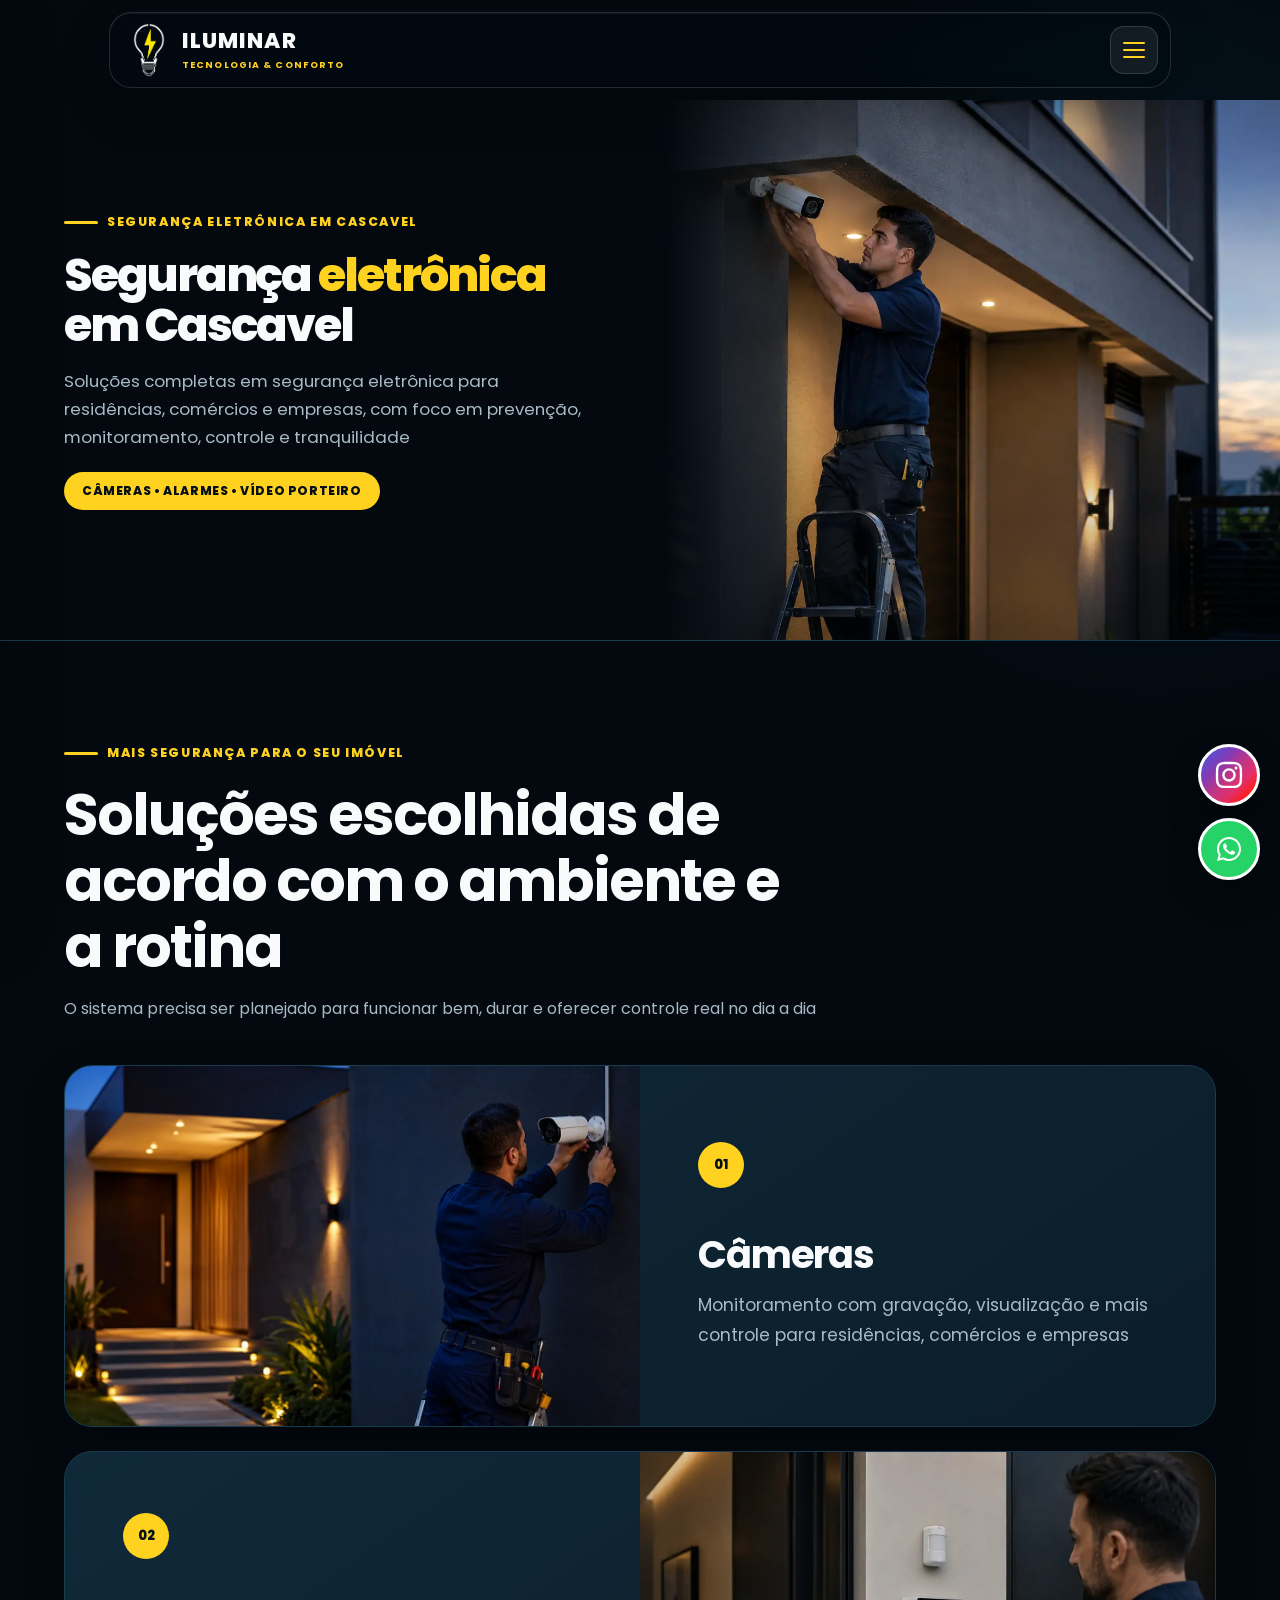
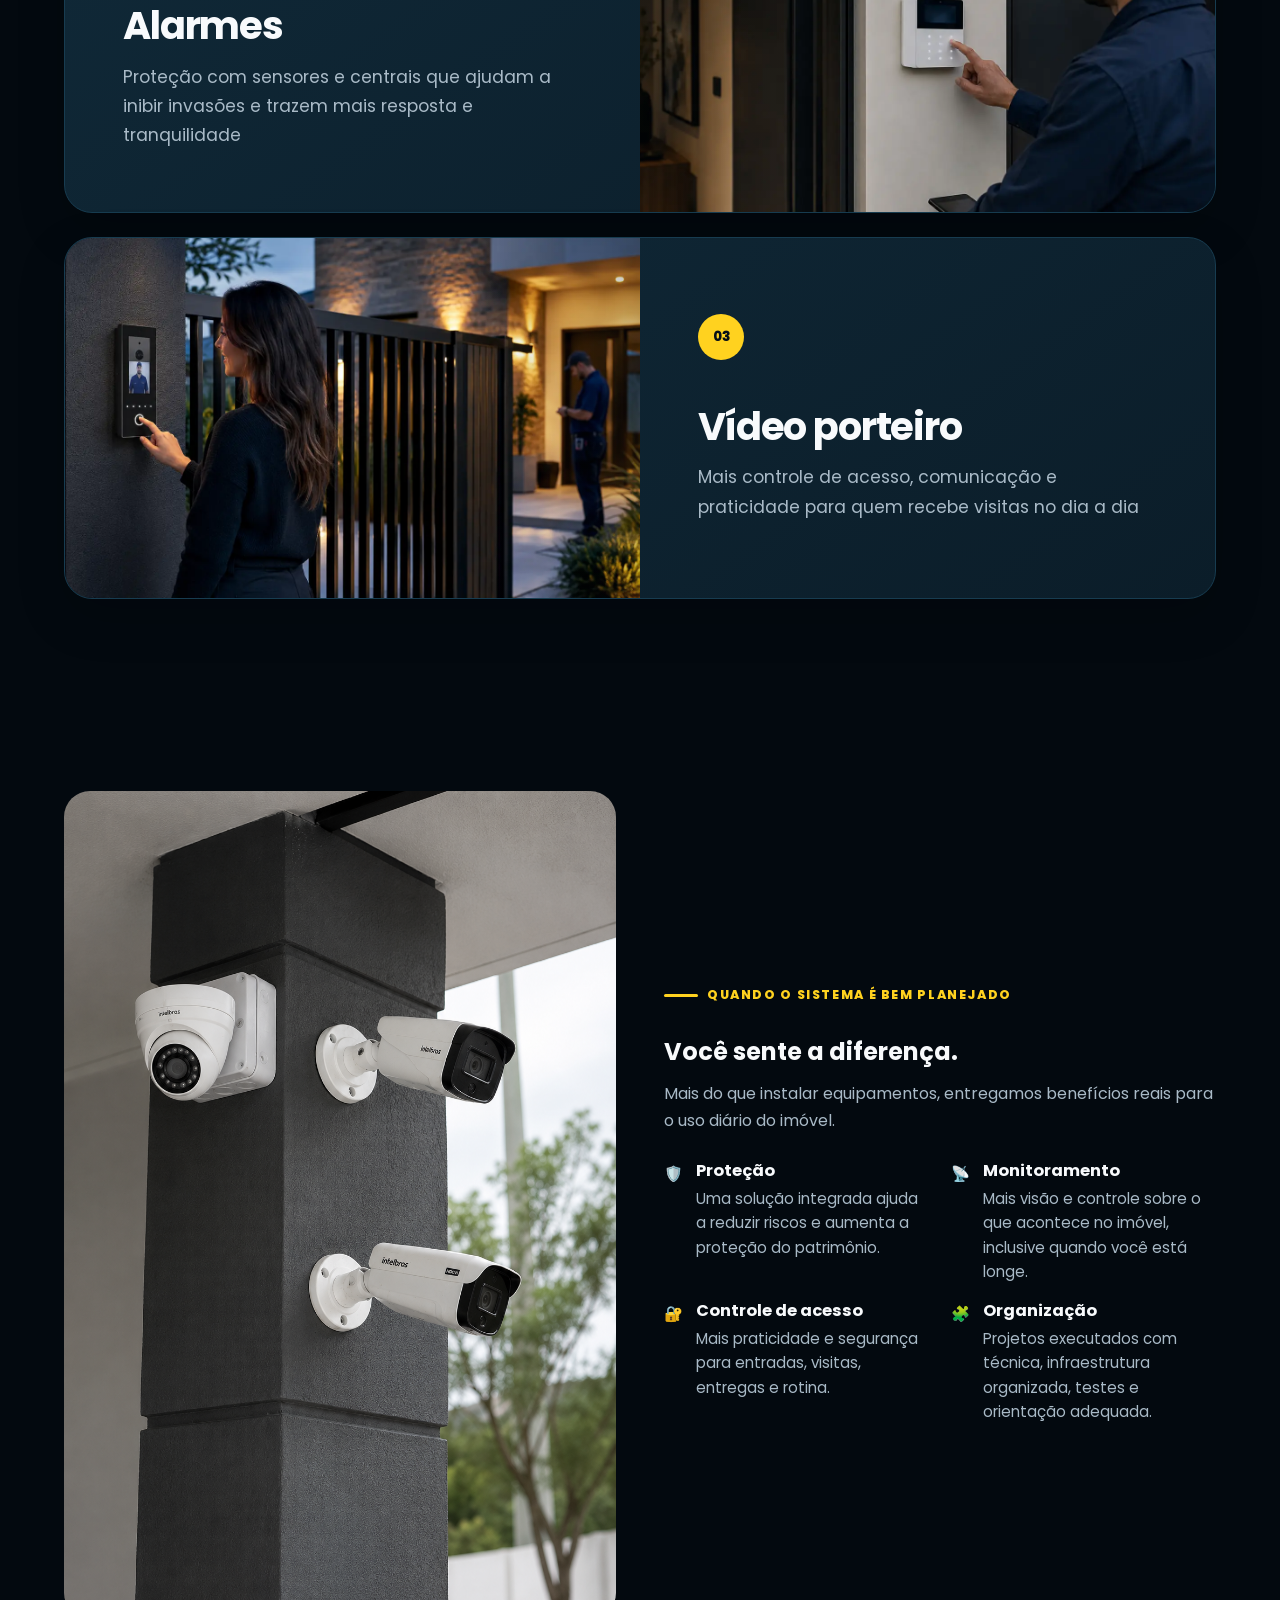
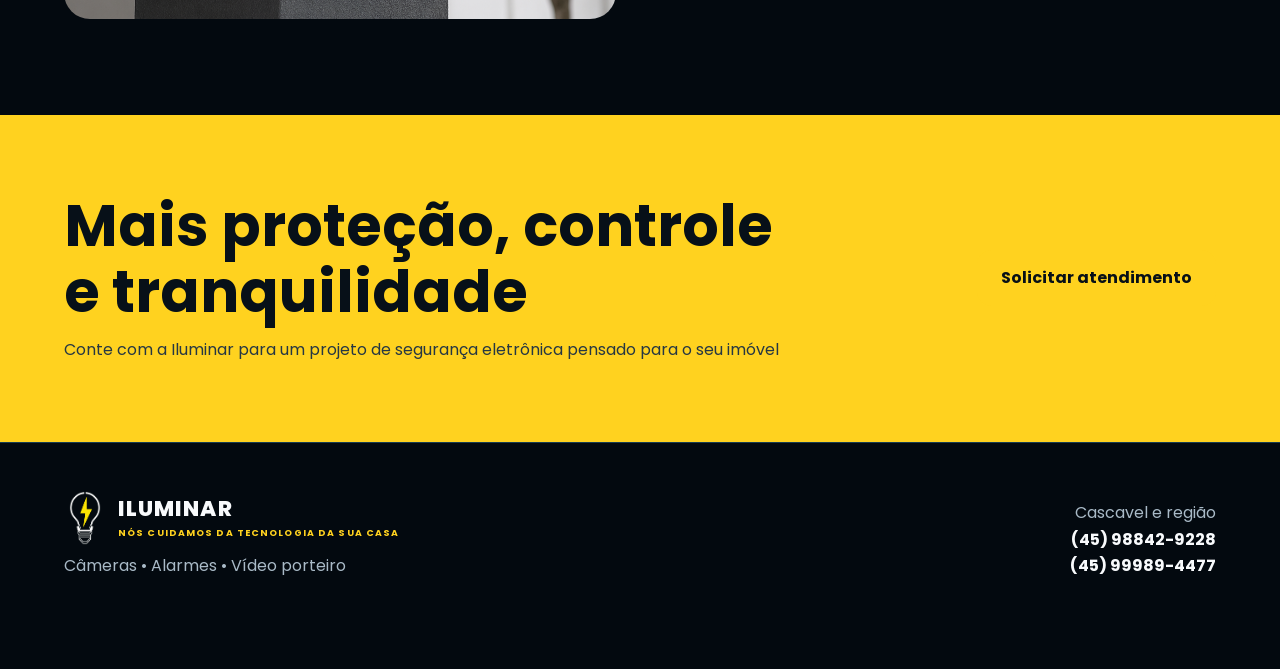
<file: seguranca-eletronica/index.html>
<!DOCTYPE html>
<html lang="pt-BR">
<head>
  <!-- Google tag (gtag.js) -->
  <script async src="https://www.googletagmanager.com/gtag/js?id=AW-18325768613"></script>
  <script>
    window.dataLayer = window.dataLayer || [];
    function gtag(){dataLayer.push(arguments);}
    gtag('js', new Date());

    gtag('config', 'AW-18325768613');
  </script>

  <!-- Event snippet for BOTÃO WHATS ILUMINAR 19/08 conversion page -->
  <script>
  function gtag_report_conversion(url) {
    var callback = function () {
      if (typeof(url) != 'undefined') {
        window.location = url;
      }
    };
    gtag('event', 'conversion', {
        'send_to': 'AW-18325768613/3VofCLOx3OMcEKWTtKJE',
        'event_callback': callback
    });
    return false;
  }
  </script>

  <meta charset="UTF-8">
  <meta name="viewport" content="width=device-width, initial-scale=1.0">
  <title>Segurança Eletrônica em Cascavel | Iluminar</title>
  <meta name="description" content="Segurança eletrônica em Cascavel: instalação de câmeras, alarmes e vídeo porteiro para residências e empresas com planejamento profissional.">
  <meta name="theme-color" content="#03090f">
  <link rel="canonical" href="https://iluminarcvel.com.br/seguranca-eletronica/">

  <!-- Open Graph -->
  <meta property="og:type" content="website">
  <meta property="og:site_name" content="Iluminar">
  <meta property="og:title" content="Segurança Eletrônica em Cascavel | Iluminar">
  <meta property="og:description" content="Segurança eletrônica em Cascavel: instalação de câmeras, alarmes e vídeo porteiro para residências e empresas com planejamento profissional.">
  <meta property="og:url" content="https://iluminarcvel.com.br/seguranca-eletronica/">
  <meta property="og:image" content="https://iluminarcvel.com.br/assets/images/logo-iluminar-clara.png">
  <meta property="og:locale" content="pt_BR">

  <!-- Twitter Cards -->
  <meta name="twitter:card" content="summary">
  <meta name="twitter:title" content="Segurança Eletrônica em Cascavel | Iluminar">
  <meta name="twitter:description" content="Segurança eletrônica em Cascavel: instalação de câmeras, alarmes e vídeo porteiro para residências e empresas com planejamento profissional.">
  <meta name="twitter:image" content="https://iluminarcvel.com.br/assets/images/logo-iluminar-clara.png">

  <!-- Favicon -->
  <link rel="icon" type="image/svg+xml" href="../assets/images/favicon.svg">

  <!-- Schema.org Service -->
  <script type="application/ld+json">
  {
    "@context": "https://schema.org",
    "@type": "Service",
    "serviceType": "Segurança Eletrônica",
    "provider": {
      "@id": "https://iluminarcvel.com.br/#business"
    },
    "areaServed": {
      "@type": "City",
      "name": "Cascavel"
    },
    "description": "Serviços de segurança eletrônica em Cascavel, incluindo instalação de câmeras, alarmes e vídeo porteiro."
  }
  </script>

  <!-- Schema.org Breadcrumbs -->
  <script type="application/ld+json">
  {
    "@context": "https://schema.org",
    "@type": "BreadcrumbList",
    "itemListElement": [
      {
        "@type": "ListItem",
        "position": 1,
        "name": "Home",
        "item": "https://iluminarcvel.com.br/"
      },
      {
        "@type": "ListItem",
        "position": 2,
        "name": "Segurança Eletrônica",
        "item": "https://iluminarcvel.com.br/seguranca-eletronica/"
      }
    ]
  }
  </script>

  <link rel="preconnect" href="https://fonts.googleapis.com">
  <link rel="preconnect" href="https://fonts.gstatic.com" crossorigin>
  <link href="https://fonts.googleapis.com/css2?family=Poppins:wght@400;500;600;700;800&display=swap" rel="stylesheet">
  <link rel="stylesheet" href="../assets/css/site.css">
  <link rel="stylesheet" href="../assets/css/service-showcase.css">
  <script src="../assets/js/menu.js" defer></script>
</head>
<body>
  <a class="skip-link" href="#conteudo-principal">Pular para o conteúdo principal</a>

  <div class="menu-overlay" aria-hidden="true"></div>

  <aside class="side-menu" id="menu-lateral" aria-label="Menu de informações" aria-hidden="true">
    <div class="side-menu-top">
      <a class="brand" href="../" aria-label="Iluminar - página inicial">
        <img src="../assets/images/logo-iluminar-clara.png" alt="Logo da Iluminar">
        <span class="brand-copy">
          <span class="brand-name">ILUMINAR</span>
          <span class="brand-tagline">Tecnologia &amp; Conforto</span>
        </span>
      </a>
      <button class="menu-close" type="button" aria-label="Fechar menu">×</button>
    </div>

    <p class="menu-kicker">Conteúdos Iluminar</p>
    <nav class="side-nav">
      <a href="../higienizacao/">
        <span class="nav-number">01</span>
        <span class="nav-copy">
          <strong>Benefícios da Higienização</strong>
          <small>Saúde, conforto e durabilidade</small>
        </span>
        <span class="nav-arrow">→</span>
      </a>
      <a href="../instalacao/">
        <span class="nav-number">02</span>
        <span class="nav-copy">
          <strong>Benefícios da Instalação</strong>
          <small>Equipamento, instalação e pós-venda</small>
        </span>
        <span class="nav-arrow">→</span>
      </a>
      <a href="../instalacoes-eletricas/">
        <span class="nav-number">03</span>
        <span class="nav-copy">
          <strong>Instalações Elétricas</strong>
          <small>Iluminação, quadros e padrões</small>
        </span>
        <span class="nav-arrow">→</span>
      </a>
      <a href="./" aria-current="page">
        <span class="nav-number">04</span>
        <span class="nav-copy">
          <strong>Segurança Eletrônica</strong>
          <small>Câmeras, alarmes e vídeo porteiro</small>
        </span>
        <span class="nav-arrow">→</span>
      </a>
      <a href="../automacao/">
        <span class="nav-number">05</span>
        <span class="nav-copy">
          <strong>Automação Residencial</strong>
          <small>AUTOC + Iluminar</small>
        </span>
        <span class="nav-arrow">→</span>
      </a>
      <a href="../iluminar-360/">
        <span class="nav-number">06</span>
        <span class="nav-copy">
          <strong>Iluminar 360</strong>
          <small>Clube de vantagens</small>
        </span>
        <span class="nav-arrow">→</span>
      </a>
    </nav>

    <div class="menu-contact">
      Atendimento em Cascavel e região
      <strong>(45) 98842-9228</strong>
      <strong>(45) 99989-4477</strong>
    </div>
  </aside>

  <header class="site-header">
    <div class="container header-inner">
      <a class="brand" href="../" aria-label="Iluminar - página inicial">
        <img src="../assets/images/logo-iluminar-clara.png" alt="Logo da Iluminar">
        <span class="brand-copy">
          <span class="brand-name">ILUMINAR</span>
          <span class="brand-tagline">Tecnologia & Conforto</span>
        </span>
      </a>
      <button class="menu-toggle" type="button" aria-label="Abrir menu" aria-controls="menu-lateral" aria-expanded="false">
        <span></span>
        <span></span>
        <span></span>
      </button>
    </div>
  </header>

  <main id="conteudo-principal">
    <section class="service-hero">
      <div class="service-hero-copy">
        <span class="eyebrow">Segurança eletrônica em Cascavel</span>
        <h1 class="display-title">Segurança <span class="highlight">eletrônica</span> em Cascavel</h1>
        <p class="lead">Soluções completas em segurança eletrônica para residências, comércios e empresas, com foco em prevenção, monitoramento, controle e tranquilidade</p>
        <span class="hero-pill">Câmeras • Alarmes • Vídeo porteiro</span>
      </div>
      <div class="service-hero-media">
        <img src="../assets/images/servico-seguranca-eletronica.webp" alt="Instalação de segurança eletrônica em Cascavel pela Iluminar" width="600" height="400">
      </div>
    </section>

    <section class="content-section" id="solucoes">
      <div class="container">
        <div class="section-heading">
          <span class="eyebrow">Mais segurança para o seu imóvel</span>
          <h2>Soluções escolhidas de acordo com o ambiente e a rotina</h2>
          <p>O sistema precisa ser planejado para funcionar bem, durar e oferecer controle real no dia a dia</p>
        </div>
        <div class="service-showcase-list">
          <article class="service-showcase-card">
            <div class="service-showcase-media">
              <img src="../assets/images/servico-seguranca-cameras-v2.webp" alt="Instalação de câmeras de segurança em Cascavel pela Iluminar" loading="lazy" decoding="async" width="400" height="300">
            </div>
            <div class="service-showcase-content">
              <span class="card-number">01</span>
              <h3>Câmeras</h3>
              <p>Monitoramento com gravação, visualização e mais controle para residências, comércios e empresas</p>
            </div>
          </article>
          <article class="service-showcase-card">
            <div class="service-showcase-media">
              <img src="../assets/images/servico-seguranca-alarmes-v2.webp" alt="Sistema de alarme residencial instalado pela Iluminar em Cascavel" loading="lazy" decoding="async" width="400" height="300">
            </div>
            <div class="service-showcase-content">
              <span class="card-number">02</span>
              <h3>Alarmes</h3>
              <p>Proteção com sensores e centrais que ajudam a inibir invasões e trazem mais resposta e tranquilidade</p>
            </div>
          </article>
          <article class="service-showcase-card">
            <div class="service-showcase-media">
              <img src="../assets/images/servico-seguranca-video-porteiro-v2.webp" alt="Instalação de vídeo porteiro em Cascavel pela Iluminar" loading="lazy" decoding="async" width="400" height="300">
            </div>
            <div class="service-showcase-content">
              <span class="card-number">03</span>
              <h3>Vídeo porteiro</h3>
              <p>Mais controle de acesso, comunicação e praticidade para quem recebe visitas no dia a dia</p>
            </div>
          </article>
        </div>
      </div>
    </section>

    <section class="content-section alt">
      <div class="container electrical-overview-layout">
        <div class="electrical-overview-media">
          <img src="../assets/images/img-camera.png" alt="Câmera de segurança instalada pela Iluminar em Cascavel" loading="lazy" decoding="async" width="400" height="300">
        </div>
        <div class="electrical-overview-content">
          <span class="eyebrow">Quando o sistema é bem planejado</span>
          <h2>Você sente a diferença.</h2>
          <p>Mais do que instalar equipamentos, entregamos benefícios reais para o uso diário do imóvel.</p>

          <div class="electrical-diff-list">
            <article class="electrical-diff-item">
              <span class="electrical-diff-icon" aria-hidden="true">🛡️</span>
              <div>
                <h3>Proteção</h3>
                <p>Uma solução integrada ajuda a reduzir riscos e aumenta a proteção do patrimônio.</p>
              </div>
            </article>
            <article class="electrical-diff-item">
              <span class="electrical-diff-icon" aria-hidden="true">📡</span>
              <div>
                <h3>Monitoramento</h3>
                <p>Mais visão e controle sobre o que acontece no imóvel, inclusive quando você está longe.</p>
              </div>
            </article>
            <article class="electrical-diff-item">
              <span class="electrical-diff-icon" aria-hidden="true">🔐</span>
              <div>
                <h3>Controle de acesso</h3>
                <p>Mais praticidade e segurança para entradas, visitas, entregas e rotina.</p>
              </div>
            </article>
            <article class="electrical-diff-item">
              <span class="electrical-diff-icon" aria-hidden="true">🧩</span>
              <div>
                <h3>Organização</h3>
                <p>Projetos executados com técnica, infraestrutura organizada, testes e orientação adequada.</p>
              </div>
            </article>
          </div>
        </div>
      </div>
    </section>

    <section class="cta-band">
      <div class="container cta-band-inner">
        <div>
          <h2>Mais proteção, controle e tranquilidade</h2>
          <p>Conte com a Iluminar para um projeto de segurança eletrônica pensado para o seu imóvel</p>
        </div>
        <a class="btn btn-whatsapp" href="https://wa.me/5545988429228?text=Olá%2C%20quero%20solicitar%20um%20orçamento%20de%20segurança%20eletrônica." target="_blank" rel="noopener" onclick="gtag_report_conversion();">Solicitar pelo WhatsApp</a>
      </div>
    </section>
  </main>

  <footer class="site-footer">
    <div class="container footer-grid">
      <div>
        <a class="brand" href="../">
          <img src="../assets/images/logo-iluminar-clara.png" alt="Logo da Iluminar">
          <span class="brand-copy">
            <span class="brand-name">ILUMINAR</span>
            <span class="brand-tagline">Nós cuidamos da tecnologia da sua casa</span>
          </span>
        </a>
        <p>Câmeras • Alarmes • Vídeo porteiro</p>
      </div>
      <div class="footer-phones">
        <span>Cascavel e região</span>
        <a href="tel:+5545988429228">(45) 98842-9228</a>
        <a href="tel:+5545999894477">(45) 99989-4477</a>
      </div>
    </div>
  </footer>

  <a class="instagram-float" href="https://www.instagram.com/iluminar_cvel/" target="_blank" rel="noopener" aria-label="Seguir a Iluminar no Instagram">
    <svg viewBox="0 0 448 512" fill="currentColor" xmlns="http://www.w3.org/2000/svg" aria-hidden="true">
      <path d="M224.1 141c-63.6 0-114.9 51.3-114.9 114.9s51.3 114.9 114.9 114.9S339 319.5 339 255.9 287.7 141 224.1 141zm0 189.6c-41.1 0-74.7-33.5-74.7-74.7s33.5-74.7 74.7-74.7 74.7 33.5 74.7 74.7-33.6 74.7-74.7 74.7zm146.4-194.3c0 14.9-12 26.8-26.8 26.8-14.9 0-26.8-12-26.8-26.8s12-26.8 26.8-26.8 26.8 12 26.8 26.8zm76.1 27.2c-1.7-35.9-9.9-67.7-36.2-93.9-26.2-26.2-58-34.4-93.9-36.2-37-2.1-147.9-2.1-184.9 0-35.8 1.7-67.6 9.9-93.9 36.1s-34.4 58-36.2 93.9c-2.1 37-2.1 147.9 0 184.9 1.7 35.9 9.9 67.7 36.2 93.9s58 34.4 93.9 36.2c37 2.1 147.9 2.1 184.9 0 35.9-1.7 67.7-9.9 93.9-36.2 26.2-26.2 34.4-58 36.2-93.9 2.1-37 2.1-147.8 0-184.8zM398.8 388c-7.8 19.6-22.9 34.7-42.6 42.6-29.5 11.7-99.5 9-132.1 9s-102.7 2.6-132.1-9c-19.6-7.8-34.7-22.9-42.6-42.6-11.7-29.5-9-99.5-9-132.1s-2.6-102.7 9-132.1c7.8-19.6 22.9-34.7 42.6-42.6 29.5-11.7 99.5-9 132.1-9s102.7-2.6 132.1 9c19.6 7.8 34.7 22.9 42.6 42.6 11.7 29.5 9 99.5 9 132.1s2.7 102.7-9 132.1z"/>
    </svg>
  </a>
  <a class="whatsapp-float" href="https://wa.me/5545988429228?text=Olá%2C%20quero%20solicitar%20um%20orçamento%20de%20segurança%20eletrônica." target="_blank" rel="noopener" onclick="gtag_report_conversion();" aria-label="Solicitar orçamento de segurança eletrônica pelo WhatsApp">
    <svg viewBox="0 0 32 32" fill="currentColor" aria-hidden="true">
      <path d="M16.004 3.2c-7.06 0-12.8 5.74-12.8 12.8 0 2.26.59 4.46 1.71 6.4L3.2 28.8l6.56-1.68a12.74 12.74 0 0 0 6.24 1.6h.01c7.06 0 12.79-5.74 12.79-12.8s-5.74-12.72-12.8-12.72zm0 23.36h-.01a10.6 10.6 0 0 1-5.4-1.48l-.39-.23-4.02 1.03 1.07-3.92-.25-.4a10.56 10.56 0 0 1-1.63-5.66c0-5.87 4.78-10.64 10.65-10.64 2.84 0 5.51 1.11 7.52 3.12a10.57 10.57 0 0 1 3.11 7.53c0 5.87-4.78 10.65-10.65 10.65zm5.84-7.97c-.32-.16-1.89-.93-2.18-1.04-.29-.11-.5-.16-.72.16-.21.32-.82 1.04-1.01 1.25-.18.21-.37.24-.69.08-.32-.16-1.35-.5-2.57-1.59-.95-.85-1.59-1.9-1.78-2.22-.19-.32-.02-.49.14-.65.14-.14.32-.37.48-.56.16-.19.21-.32.32-.53.11-.21.05-.4-.03-.56-.08-.16-.72-1.73-.98-2.37-.26-.62-.52-.54-.72-.55h-.61c-.21 0-.56.08-.85.4-.29.32-1.12 1.09-1.12 2.66 0 1.57 1.14 3.08 1.3 3.29.16.21 2.25 3.44 5.45 4.82.76.33 1.36.53 1.82.67.77.25 1.46.21 2.01.13.61-.09 1.89-.77 2.16-1.52.27-.75.27-1.39.19-1.52-.08-.13-.29-.21-.61-.37z"/>
    </svg>
  </a>
</body>
</html>
</file>
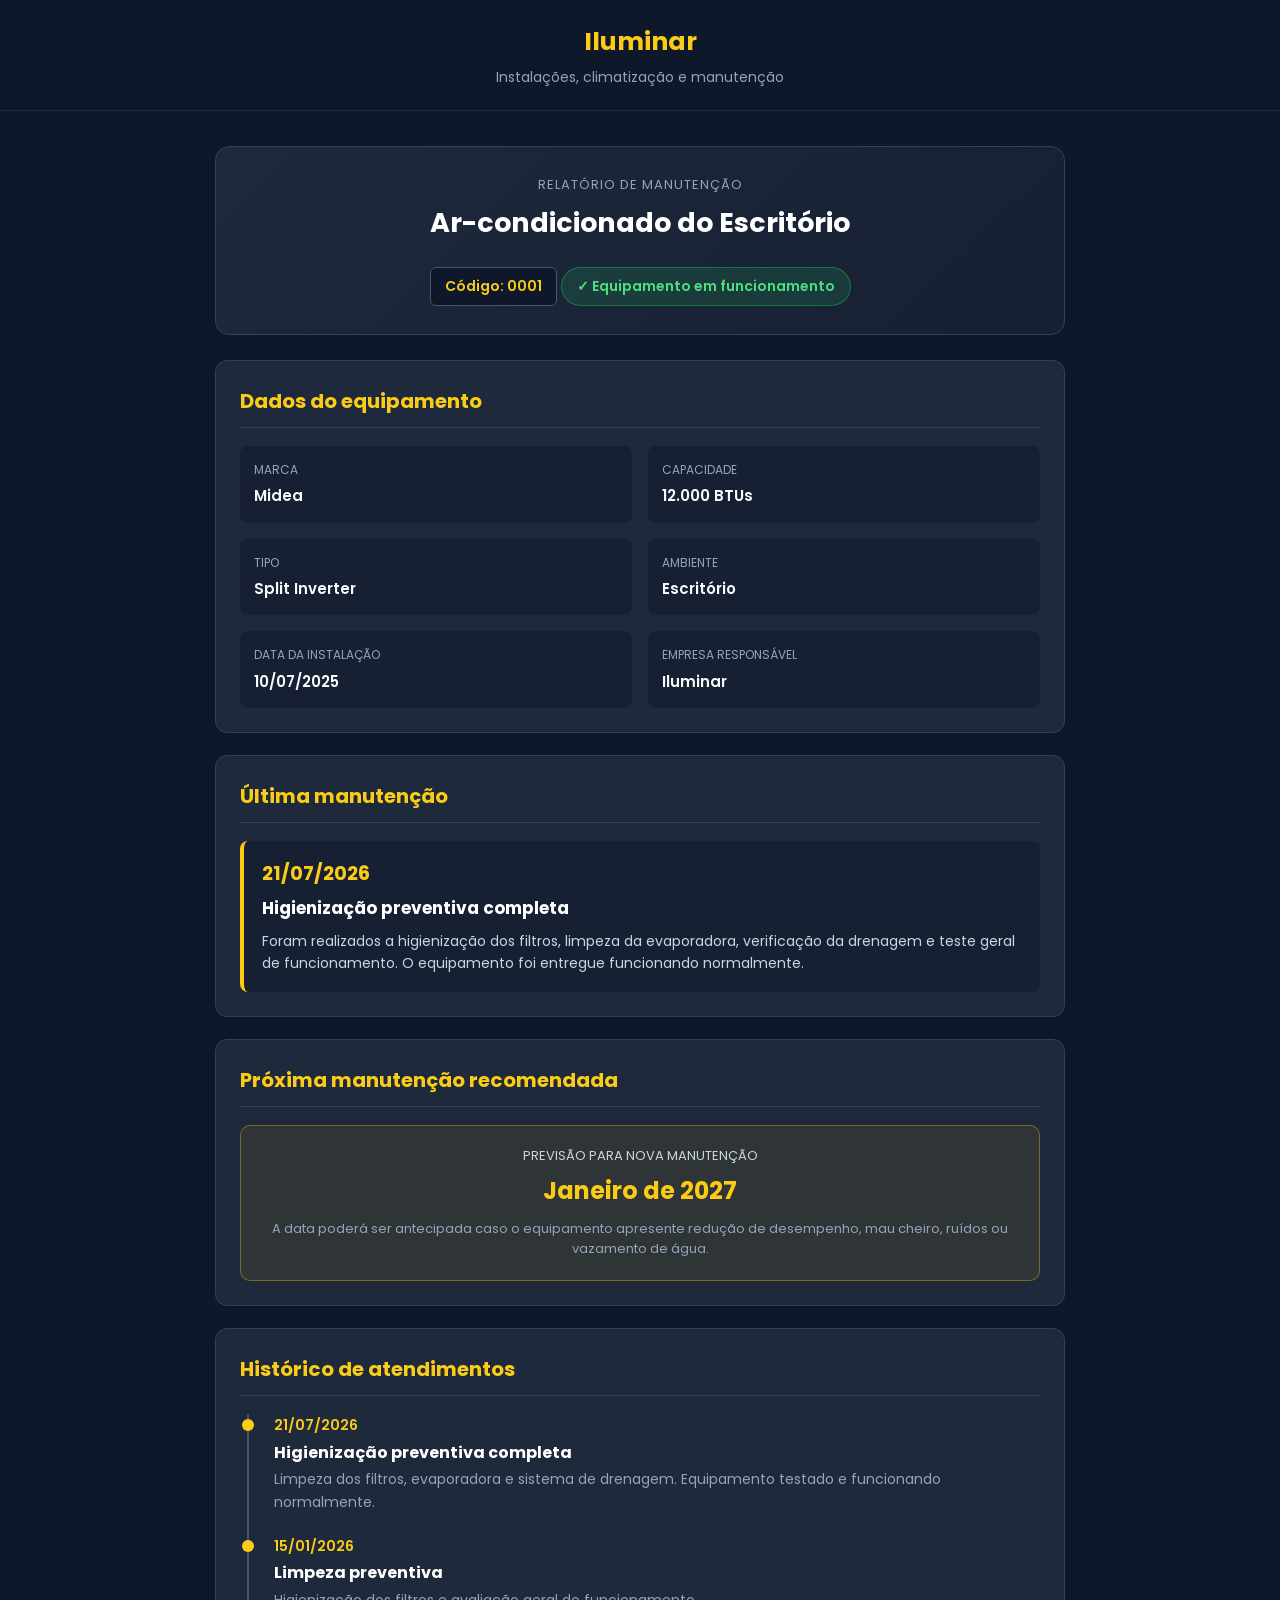
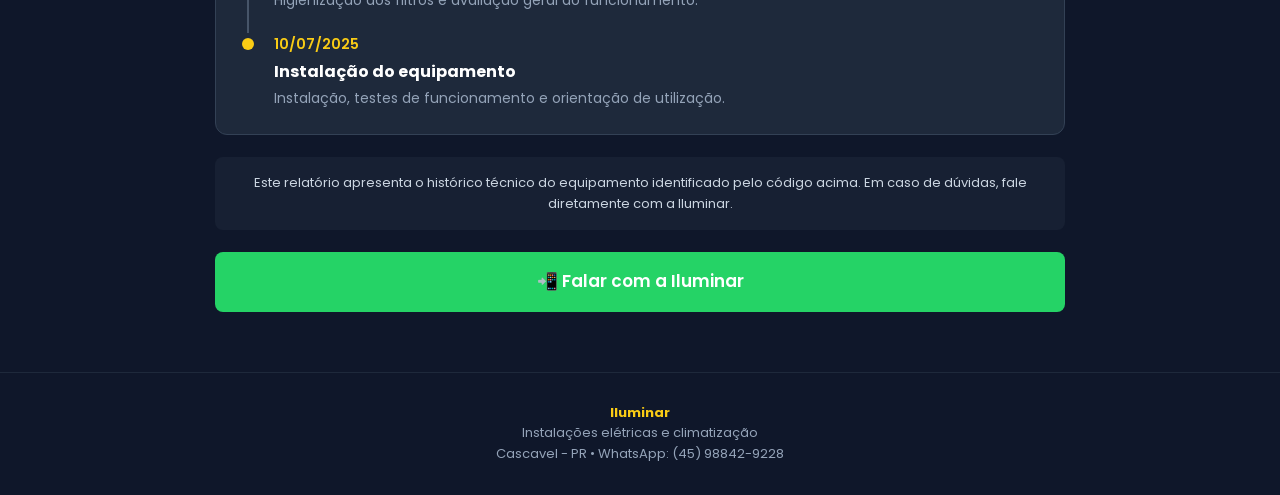
<file: equipamentos/0001/index.html>
<!DOCTYPE html>
<html lang="pt-br">
<head>
  <!-- Google tag (gtag.js) -->
  <script async src="https://www.googletagmanager.com/gtag/js?id=AW-18325768613"></script>
  <script>
    window.dataLayer = window.dataLayer || [];
    function gtag(){dataLayer.push(arguments);}
    gtag('js', new Date());

    gtag('config', 'AW-18325768613');
  </script>

  <!-- Event snippet for BOTÃO WHATS ILUMINAR 19/08 conversion page -->
  <script>
  function gtag_report_conversion(url) {
    var callback = function () {
      if (typeof(url) != 'undefined') {
        window.location = url;
      }
    };
    gtag('event', 'conversion', {
        'send_to': 'AW-18325768613/3VofCLOx3OMcEKWTtKJE',
        'event_callback': callback
    });
    return false;
  }
  </script>

  <meta charset="UTF-8">

  <meta name="viewport" content="width=device-width, initial-scale=1.0">

  <!-- Evita que o relatório apareça em pesquisas do Google -->
  <meta name="robots" content="noindex, nofollow">

  <title>Relatório do Equipamento | Iluminar</title>

  <meta
    name="description"
    content="Relatório de manutenção de equipamento de ar-condicionado atendido pela Iluminar."
  >

  <link
    href="https://fonts.googleapis.com/css2?family=Poppins:wght@400;500;600;700&display=swap"
    rel="stylesheet"
  >

  <style>
    * {
      margin: 0;
      padding: 0;
      box-sizing: border-box;
    }

    body {
      font-family: 'Poppins', sans-serif;
      background: #0f172a;
      color: #ffffff;
      line-height: 1.6;
    }

    .container {
      width: 90%;
      max-width: 850px;
      margin: auto;
    }

    header {
      background: #0f172a;
      padding: 22px 0;
      text-align: center;
      border-bottom: 1px solid #1e293b;
    }

    header h1 {
      color: #facc15;
      font-size: 25px;
      font-weight: 700;
    }

    header p {
      color: #94a3b8;
      font-size: 14px;
      margin-top: 4px;
    }

    main {
      padding: 35px 0 60px;
    }

    .report-header {
      background: linear-gradient(135deg, #1e293b, #172033);
      border: 1px solid #334155;
      border-radius: 14px;
      padding: 28px;
      margin-bottom: 25px;
      text-align: center;
    }

    .report-header .label {
      color: #94a3b8;
      font-size: 13px;
      text-transform: uppercase;
      letter-spacing: 1px;
    }

    .report-header h2 {
      color: #ffffff;
      font-size: 27px;
      margin: 5px 0 8px;
    }

    .equipment-code {
      display: inline-block;
      background: #0f172a;
      color: #facc15;
      border: 1px solid #475569;
      border-radius: 6px;
      padding: 7px 14px;
      font-size: 14px;
      font-weight: 600;
    }

    .status {
      display: inline-block;
      margin-top: 15px;
      background: rgba(34, 197, 94, 0.15);
      color: #4ade80;
      border: 1px solid rgba(34, 197, 94, 0.4);
      border-radius: 20px;
      padding: 7px 15px;
      font-size: 14px;
      font-weight: 600;
    }

    .card {
      background: #1e293b;
      border: 1px solid #334155;
      border-radius: 12px;
      padding: 24px;
      margin-bottom: 22px;
    }

    .card h3 {
      color: #facc15;
      font-size: 20px;
      margin-bottom: 18px;
      padding-bottom: 10px;
      border-bottom: 1px solid #334155;
    }

    .info-grid {
      display: grid;
      grid-template-columns: repeat(2, 1fr);
      gap: 16px;
    }

    .info-item {
      background: #172033;
      border-radius: 8px;
      padding: 14px;
    }

    .info-item span {
      display: block;
      color: #94a3b8;
      font-size: 12px;
      text-transform: uppercase;
      margin-bottom: 4px;
    }

    .info-item strong {
      color: #f8fafc;
      font-size: 15px;
      font-weight: 600;
    }

    .maintenance-highlight {
      background: #172033;
      border-left: 4px solid #facc15;
      border-radius: 8px;
      padding: 18px;
    }

    .maintenance-highlight .date {
      color: #facc15;
      font-size: 19px;
      font-weight: 700;
      margin-bottom: 5px;
    }

    .maintenance-highlight h4 {
      color: #ffffff;
      font-size: 17px;
      margin-bottom: 8px;
    }

    .maintenance-highlight p {
      color: #cbd5e1;
      font-size: 14px;
    }

    .next-maintenance {
      background: rgba(250, 204, 21, 0.08);
      border: 1px solid rgba(250, 204, 21, 0.35);
      border-radius: 10px;
      padding: 20px;
      text-align: center;
    }

    .next-maintenance span {
      display: block;
      color: #cbd5e1;
      font-size: 13px;
      text-transform: uppercase;
      margin-bottom: 5px;
    }

    .next-maintenance strong {
      color: #facc15;
      font-size: 24px;
    }

    .next-maintenance p {
      color: #94a3b8;
      font-size: 13px;
      margin-top: 8px;
    }

    .history-list {
      list-style: none;
    }

    .history-item {
      position: relative;
      padding: 0 0 22px 25px;
      border-left: 2px solid #475569;
      margin-left: 7px;
    }

    .history-item:last-child {
      border-left-color: transparent;
      padding-bottom: 0;
    }

    .history-item::before {
      content: '';
      position: absolute;
      width: 12px;
      height: 12px;
      background: #facc15;
      border-radius: 50%;
      left: -7px;
      top: 5px;
    }

    .history-item .history-date {
      color: #facc15;
      font-size: 14px;
      font-weight: 600;
    }

    .history-item h4 {
      color: #ffffff;
      font-size: 16px;
      margin: 3px 0;
    }

    .history-item p {
      color: #94a3b8;
      font-size: 14px;
    }

    .notice {
      background: #172033;
      border-radius: 8px;
      padding: 16px;
      color: #cbd5e1;
      font-size: 13px;
      text-align: center;
      margin-bottom: 22px;
    }

    .btn {
      display: flex;
      align-items: center;
      justify-content: center;
      gap: 9px;
      width: 100%;
      background: #25d366;
      color: #ffffff;
      padding: 16px 25px;
      font-size: 17px;
      text-decoration: none;
      border-radius: 8px;
      font-weight: 600;
      transition: 0.3s ease;
    }

    .btn:hover {
      background: #1ebe5d;
      transform: translateY(-2px);
    }

    footer {
      background: #0f172a;
      padding: 30px 0;
      text-align: center;
      border-top: 1px solid #1e293b;
      color: #94a3b8;
      font-size: 13px;
    }

    footer strong {
      color: #facc15;
    }

    @media (max-width: 650px) {
      main {
        padding-top: 22px;
      }

      .report-header {
        padding: 22px 16px;
      }

      .report-header h2 {
        font-size: 23px;
      }

      .card {
        padding: 19px 16px;
      }

      .info-grid {
        grid-template-columns: 1fr;
        gap: 11px;
      }

      .next-maintenance strong {
        font-size: 21px;
      }
    }
  </style>
</head>

<body>

  <header>
    <div class="container">
      <h1>Iluminar</h1>
      <p>Instalações, climatização e manutenção</p>
    </div>
  </header>

  <main>
    <div class="container">

      <section class="report-header">
        <p class="label">Relatório de manutenção</p>

        <!-- ALTERE AQUI: identificação principal -->
        <h2>Ar-condicionado do Escritório</h2>

        <!-- ALTERE AQUI: código do equipamento -->
        <div class="equipment-code">
          Código: 0001
        </div>

        <!-- ALTERE AQUI: situação atual -->
        <div class="status">
          ✓ Equipamento em funcionamento
        </div>
      </section>

      <section class="card">
        <h3>Dados do equipamento</h3>

        <div class="info-grid">

          <div class="info-item">
            <span>Marca</span>

            <!-- ALTERE AQUI -->
            <strong>Midea</strong>
          </div>

          <div class="info-item">
            <span>Capacidade</span>

            <!-- ALTERE AQUI -->
            <strong>12.000 BTUs</strong>
          </div>

          <div class="info-item">
            <span>Tipo</span>

            <!-- ALTERE AQUI -->
            <strong>Split Inverter</strong>
          </div>

          <div class="info-item">
            <span>Ambiente</span>

            <!-- ALTERE AQUI -->
            <strong>Escritório</strong>
          </div>

          <div class="info-item">
            <span>Data da instalação</span>

            <!-- ALTERE AQUI -->
            <strong>10/07/2025</strong>
          </div>

          <div class="info-item">
            <span>Empresa responsável</span>
            <strong>Iluminar</strong>
          </div>

        </div>
      </section>

      <section class="card">
        <h3>Última manutenção</h3>

        <div class="maintenance-highlight">

          <!-- ALTERE AQUI: data da última manutenção -->
          <div class="date">21/07/2026</div>

          <!-- ALTERE AQUI: serviço realizado -->
          <h4>Higienização preventiva completa</h4>

          <!-- ALTERE AQUI: descrição e observações -->
          <p>
            Foram realizados a higienização dos filtros, limpeza da evaporadora,
            verificação da drenagem e teste geral de funcionamento. O equipamento
            foi entregue funcionando normalmente.
          </p>

        </div>
      </section>

      <section class="card">
        <h3>Próxima manutenção recomendada</h3>

        <div class="next-maintenance">

          <span>Previsão para nova manutenção</span>

          <!-- ALTERE AQUI: próxima manutenção -->
          <strong>Janeiro de 2027</strong>

          <!-- ALTERE AQUI: orientação -->
          <p>
            A data poderá ser antecipada caso o equipamento apresente redução de
            desempenho, mau cheiro, ruídos ou vazamento de água.
          </p>

        </div>
      </section>

      <section class="card">
        <h3>Histórico de atendimentos</h3>

        <ul class="history-list">

          <!-- MANUTENÇÃO MAIS RECENTE -->
          <li class="history-item">
            <div class="history-date">21/07/2026</div>

            <h4>Higienização preventiva completa</h4>

            <p>
              Limpeza dos filtros, evaporadora e sistema de drenagem.
              Equipamento testado e funcionando normalmente.
            </p>
          </li>

          <!-- MANUTENÇÃO ANTERIOR -->
          <li class="history-item">
            <div class="history-date">15/01/2026</div>

            <h4>Limpeza preventiva</h4>

            <p>
              Higienização dos filtros e avaliação geral do funcionamento.
            </p>
          </li>

          <!-- INSTALAÇÃO -->
          <li class="history-item">
            <div class="history-date">10/07/2025</div>

            <h4>Instalação do equipamento</h4>

            <p>
              Instalação, testes de funcionamento e orientação de utilização.
            </p>
          </li>

        </ul>
      </section>

      <div class="notice">
        Este relatório apresenta o histórico técnico do equipamento identificado
        pelo código acima. Em caso de dúvidas, fale diretamente com a Iluminar.
      </div>

      <a
        class="btn"
        href="https://api.whatsapp.com/send?phone=5545988429228&text=Olá%2C%20acessei%20o%20relatório%20do%20equipamento%200001%20e%20gostaria%20de%20atendimento."
        target="_blank"
        rel="noopener noreferrer"
        onclick="gtag_report_conversion();"
      >
        📲 Falar com a Iluminar
      </a>

    </div>
  </main>

  <footer>
    <div class="container">
      <strong>Iluminar</strong><br>
      Instalações elétricas e climatização<br>
      Cascavel - PR • WhatsApp: (45) 98842-9228
    </div>
  </footer>

</body>
</html>
</file>
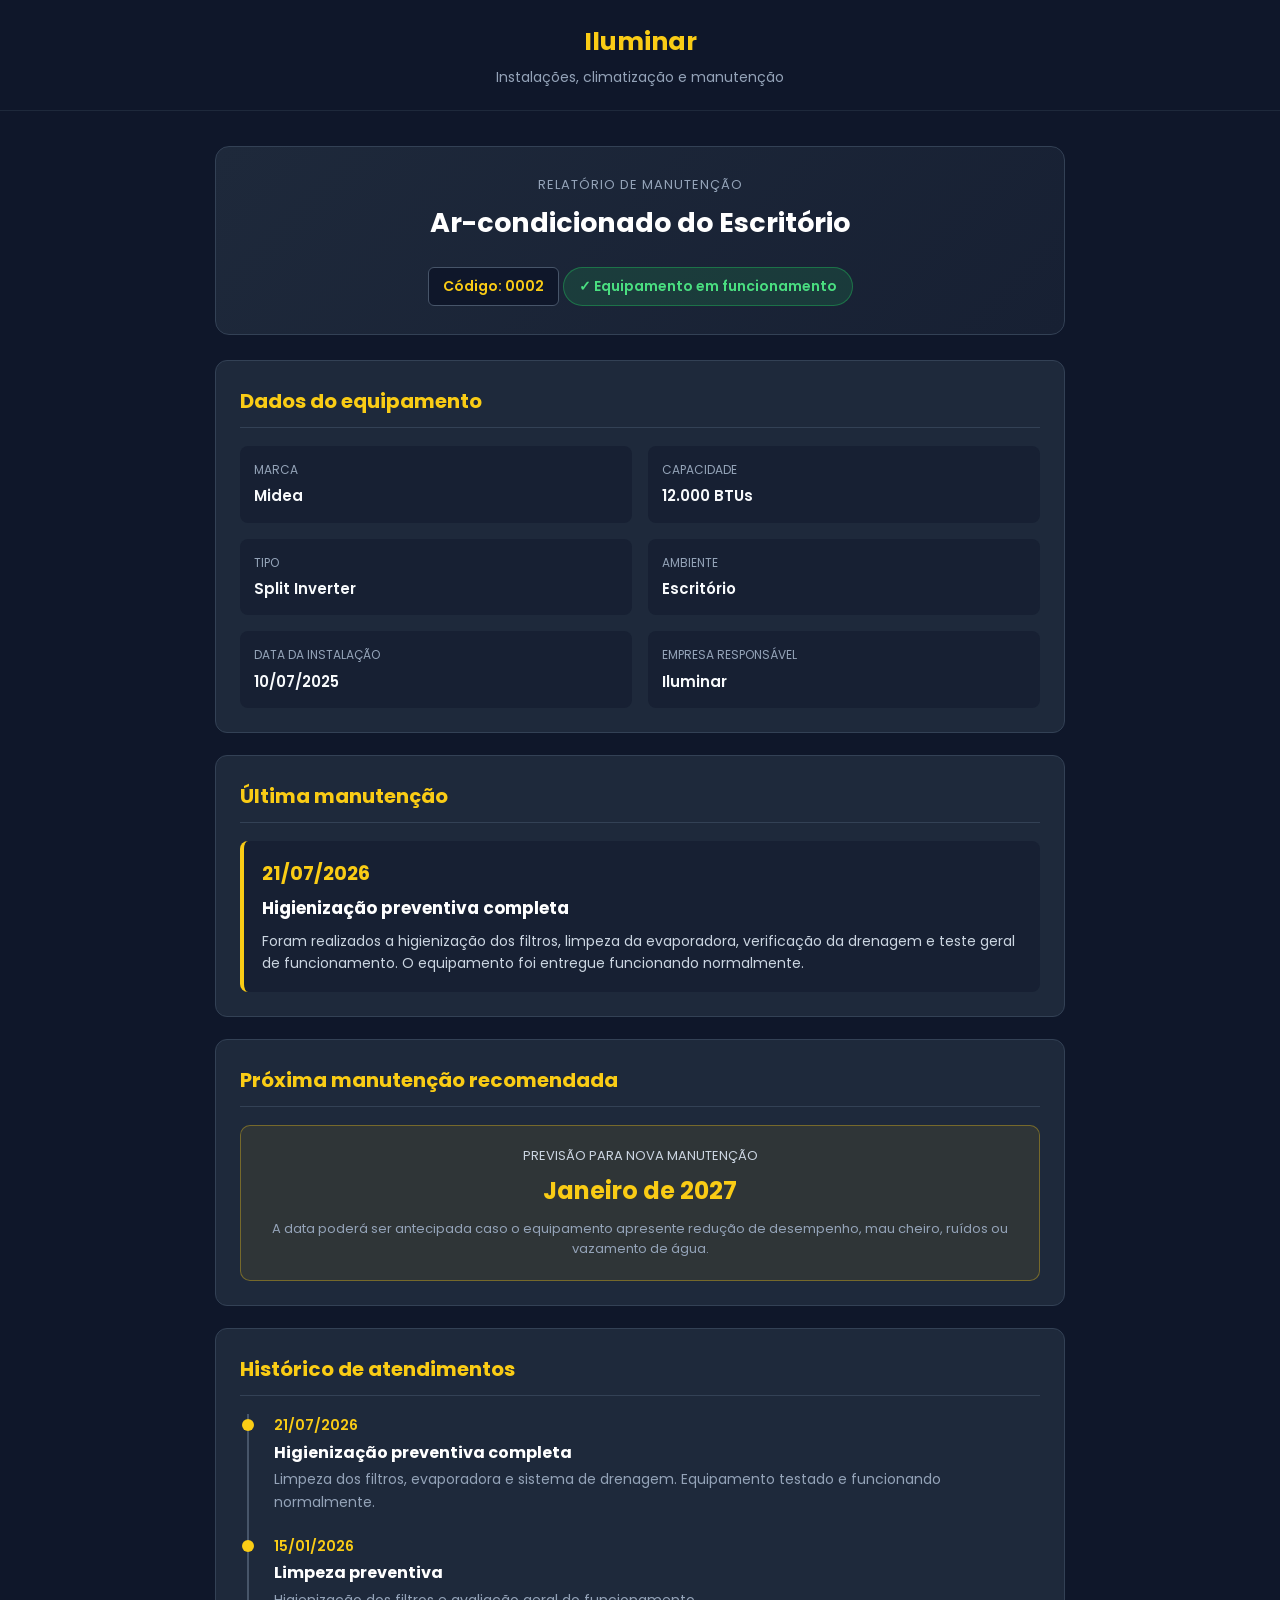
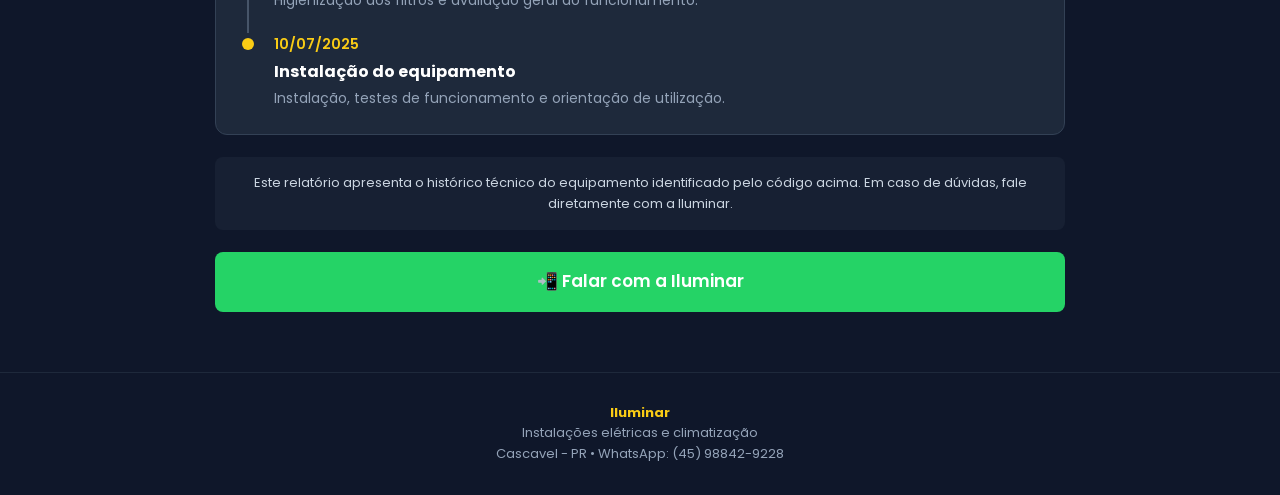
<file: equipamentos/0002/index.html>
<!DOCTYPE html>
<html lang="pt-br">
<head>
  <!-- Google tag (gtag.js) -->
  <script async src="https://www.googletagmanager.com/gtag/js?id=AW-18325768613"></script>
  <script>
    window.dataLayer = window.dataLayer || [];
    function gtag(){dataLayer.push(arguments);}
    gtag('js', new Date());

    gtag('config', 'AW-18325768613');
  </script>

  <!-- Event snippet for BOTÃO WHATS ILUMINAR 19/08 conversion page -->
  <script>
  function gtag_report_conversion(url) {
    var callback = function () {
      if (typeof(url) != 'undefined') {
        window.location = url;
      }
    };
    gtag('event', 'conversion', {
        'send_to': 'AW-18325768613/3VofCLOx3OMcEKWTtKJE',
        'event_callback': callback
    });
    return false;
  }
  </script>

  <meta charset="UTF-8">

  <meta name="viewport" content="width=device-width, initial-scale=1.0">

  <!-- Evita que o relatório apareça em pesquisas do Google -->
  <meta name="robots" content="noindex, nofollow">

  <title>Relatório do Equipamento | Iluminar</title>

  <meta
    name="description"
    content="Relatório de manutenção de equipamento de ar-condicionado atendido pela Iluminar."
  >

  <link
    href="https://fonts.googleapis.com/css2?family=Poppins:wght@400;500;600;700&display=swap"
    rel="stylesheet"
  >

  <style>
    * {
      margin: 0;
      padding: 0;
      box-sizing: border-box;
    }

    body {
      font-family: 'Poppins', sans-serif;
      background: #0f172a;
      color: #ffffff;
      line-height: 1.6;
    }

    .container {
      width: 90%;
      max-width: 850px;
      margin: auto;
    }

    header {
      background: #0f172a;
      padding: 22px 0;
      text-align: center;
      border-bottom: 1px solid #1e293b;
    }

    header h1 {
      color: #facc15;
      font-size: 25px;
      font-weight: 700;
    }

    header p {
      color: #94a3b8;
      font-size: 14px;
      margin-top: 4px;
    }

    main {
      padding: 35px 0 60px;
    }

    .report-header {
      background: linear-gradient(135deg, #1e293b, #172033);
      border: 1px solid #334155;
      border-radius: 14px;
      padding: 28px;
      margin-bottom: 25px;
      text-align: center;
    }

    .report-header .label {
      color: #94a3b8;
      font-size: 13px;
      text-transform: uppercase;
      letter-spacing: 1px;
    }

    .report-header h2 {
      color: #ffffff;
      font-size: 27px;
      margin: 5px 0 8px;
    }

    .equipment-code {
      display: inline-block;
      background: #0f172a;
      color: #facc15;
      border: 1px solid #475569;
      border-radius: 6px;
      padding: 7px 14px;
      font-size: 14px;
      font-weight: 600;
    }

    .status {
      display: inline-block;
      margin-top: 15px;
      background: rgba(34, 197, 94, 0.15);
      color: #4ade80;
      border: 1px solid rgba(34, 197, 94, 0.4);
      border-radius: 20px;
      padding: 7px 15px;
      font-size: 14px;
      font-weight: 600;
    }

    .card {
      background: #1e293b;
      border: 1px solid #334155;
      border-radius: 12px;
      padding: 24px;
      margin-bottom: 22px;
    }

    .card h3 {
      color: #facc15;
      font-size: 20px;
      margin-bottom: 18px;
      padding-bottom: 10px;
      border-bottom: 1px solid #334155;
    }

    .info-grid {
      display: grid;
      grid-template-columns: repeat(2, 1fr);
      gap: 16px;
    }

    .info-item {
      background: #172033;
      border-radius: 8px;
      padding: 14px;
    }

    .info-item span {
      display: block;
      color: #94a3b8;
      font-size: 12px;
      text-transform: uppercase;
      margin-bottom: 4px;
    }

    .info-item strong {
      color: #f8fafc;
      font-size: 15px;
      font-weight: 600;
    }

    .maintenance-highlight {
      background: #172033;
      border-left: 4px solid #facc15;
      border-radius: 8px;
      padding: 18px;
    }

    .maintenance-highlight .date {
      color: #facc15;
      font-size: 19px;
      font-weight: 700;
      margin-bottom: 5px;
    }

    .maintenance-highlight h4 {
      color: #ffffff;
      font-size: 17px;
      margin-bottom: 8px;
    }

    .maintenance-highlight p {
      color: #cbd5e1;
      font-size: 14px;
    }

    .next-maintenance {
      background: rgba(250, 204, 21, 0.08);
      border: 1px solid rgba(250, 204, 21, 0.35);
      border-radius: 10px;
      padding: 20px;
      text-align: center;
    }

    .next-maintenance span {
      display: block;
      color: #cbd5e1;
      font-size: 13px;
      text-transform: uppercase;
      margin-bottom: 5px;
    }

    .next-maintenance strong {
      color: #facc15;
      font-size: 24px;
    }

    .next-maintenance p {
      color: #94a3b8;
      font-size: 13px;
      margin-top: 8px;
    }

    .history-list {
      list-style: none;
    }

    .history-item {
      position: relative;
      padding: 0 0 22px 25px;
      border-left: 2px solid #475569;
      margin-left: 7px;
    }

    .history-item:last-child {
      border-left-color: transparent;
      padding-bottom: 0;
    }

    .history-item::before {
      content: '';
      position: absolute;
      width: 12px;
      height: 12px;
      background: #facc15;
      border-radius: 50%;
      left: -7px;
      top: 5px;
    }

    .history-item .history-date {
      color: #facc15;
      font-size: 14px;
      font-weight: 600;
    }

    .history-item h4 {
      color: #ffffff;
      font-size: 16px;
      margin: 3px 0;
    }

    .history-item p {
      color: #94a3b8;
      font-size: 14px;
    }

    .notice {
      background: #172033;
      border-radius: 8px;
      padding: 16px;
      color: #cbd5e1;
      font-size: 13px;
      text-align: center;
      margin-bottom: 22px;
    }

    .btn {
      display: flex;
      align-items: center;
      justify-content: center;
      gap: 9px;
      width: 100%;
      background: #25d366;
      color: #ffffff;
      padding: 16px 25px;
      font-size: 17px;
      text-decoration: none;
      border-radius: 8px;
      font-weight: 600;
      transition: 0.3s ease;
    }

    .btn:hover {
      background: #1ebe5d;
      transform: translateY(-2px);
    }

    footer {
      background: #0f172a;
      padding: 30px 0;
      text-align: center;
      border-top: 1px solid #1e293b;
      color: #94a3b8;
      font-size: 13px;
    }

    footer strong {
      color: #facc15;
    }

    @media (max-width: 650px) {
      main {
        padding-top: 22px;
      }

      .report-header {
        padding: 22px 16px;
      }

      .report-header h2 {
        font-size: 23px;
      }

      .card {
        padding: 19px 16px;
      }

      .info-grid {
        grid-template-columns: 1fr;
        gap: 11px;
      }

      .next-maintenance strong {
        font-size: 21px;
      }
    }
  </style>
</head>

<body>

  <header>
    <div class="container">
      <h1>Iluminar</h1>
      <p>Instalações, climatização e manutenção</p>
    </div>
  </header>

  <main>
    <div class="container">

      <section class="report-header">
        <p class="label">Relatório de manutenção</p>

        <!-- ALTERE AQUI: identificação principal -->
        <h2>Ar-condicionado do Escritório</h2>

        <!-- ALTERE AQUI: código do equipamento -->
        <div class="equipment-code">
          Código: 0002
        </div>

        <!-- ALTERE AQUI: situação atual -->
        <div class="status">
          ✓ Equipamento em funcionamento
        </div>
      </section>

      <section class="card">
        <h3>Dados do equipamento</h3>

        <div class="info-grid">

          <div class="info-item">
            <span>Marca</span>

            <!-- ALTERE AQUI -->
            <strong>Midea</strong>
          </div>

          <div class="info-item">
            <span>Capacidade</span>

            <!-- ALTERE AQUI -->
            <strong>12.000 BTUs</strong>
          </div>

          <div class="info-item">
            <span>Tipo</span>

            <!-- ALTERE AQUI -->
            <strong>Split Inverter</strong>
          </div>

          <div class="info-item">
            <span>Ambiente</span>

            <!-- ALTERE AQUI -->
            <strong>Escritório</strong>
          </div>

          <div class="info-item">
            <span>Data da instalação</span>

            <!-- ALTERE AQUI -->
            <strong>10/07/2025</strong>
          </div>

          <div class="info-item">
            <span>Empresa responsável</span>
            <strong>Iluminar</strong>
          </div>

        </div>
      </section>

      <section class="card">
        <h3>Última manutenção</h3>

        <div class="maintenance-highlight">

          <!-- ALTERE AQUI: data da última manutenção -->
          <div class="date">21/07/2026</div>

          <!-- ALTERE AQUI: serviço realizado -->
          <h4>Higienização preventiva completa</h4>

          <!-- ALTERE AQUI: descrição e observações -->
          <p>
            Foram realizados a higienização dos filtros, limpeza da evaporadora,
            verificação da drenagem e teste geral de funcionamento. O equipamento
            foi entregue funcionando normalmente.
          </p>

        </div>
      </section>

      <section class="card">
        <h3>Próxima manutenção recomendada</h3>

        <div class="next-maintenance">

          <span>Previsão para nova manutenção</span>

          <!-- ALTERE AQUI: próxima manutenção -->
          <strong>Janeiro de 2027</strong>

          <!-- ALTERE AQUI: orientação -->
          <p>
            A data poderá ser antecipada caso o equipamento apresente redução de
            desempenho, mau cheiro, ruídos ou vazamento de água.
          </p>

        </div>
      </section>

      <section class="card">
        <h3>Histórico de atendimentos</h3>

        <ul class="history-list">

          <!-- MANUTENÇÃO MAIS RECENTE -->
          <li class="history-item">
            <div class="history-date">21/07/2026</div>

            <h4>Higienização preventiva completa</h4>

            <p>
              Limpeza dos filtros, evaporadora e sistema de drenagem.
              Equipamento testado e funcionando normalmente.
            </p>
          </li>

          <!-- MANUTENÇÃO ANTERIOR -->
          <li class="history-item">
            <div class="history-date">15/01/2026</div>

            <h4>Limpeza preventiva</h4>

            <p>
              Higienização dos filtros e avaliação geral do funcionamento.
            </p>
          </li>

          <!-- INSTALAÇÃO -->
          <li class="history-item">
            <div class="history-date">10/07/2025</div>

            <h4>Instalação do equipamento</h4>

            <p>
              Instalação, testes de funcionamento e orientação de utilização.
            </p>
          </li>

        </ul>
      </section>

      <div class="notice">
        Este relatório apresenta o histórico técnico do equipamento identificado
        pelo código acima. Em caso de dúvidas, fale diretamente com a Iluminar.
      </div>

      <a
        class="btn"
        href="https://api.whatsapp.com/send?phone=5545988429228&text=Olá%2C%20acessei%20o%20relatório%20do%20equipamento%200002%20e%20gostaria%20de%20atendimento."
        target="_blank"
        rel="noopener noreferrer"
        onclick="gtag_report_conversion();"
      >
        📲 Falar com a Iluminar
      </a>

    </div>
  </main>

  <footer>
    <div class="container">
      <strong>Iluminar</strong><br>
      Instalações elétricas e climatização<br>
      Cascavel - PR • WhatsApp: (45) 98842-9228
    </div>
  </footer>

</body>
</html>
</file>
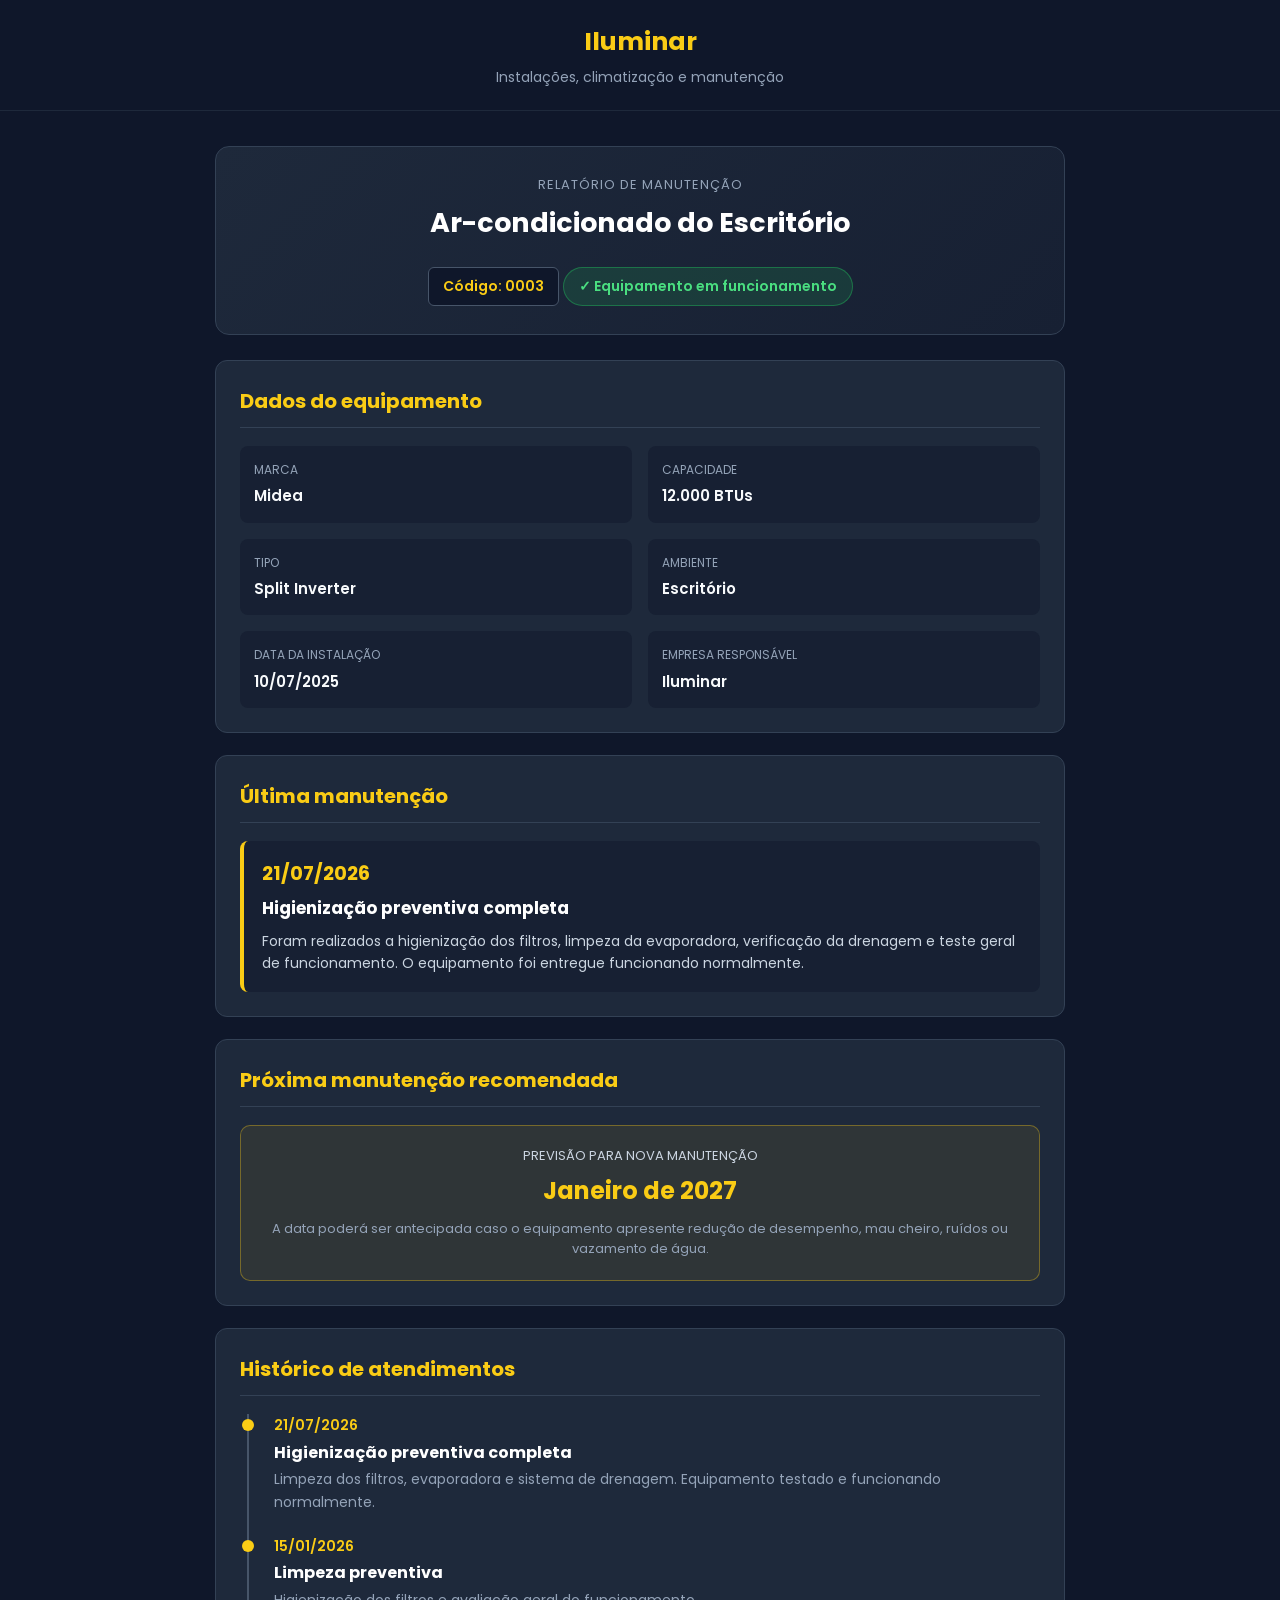
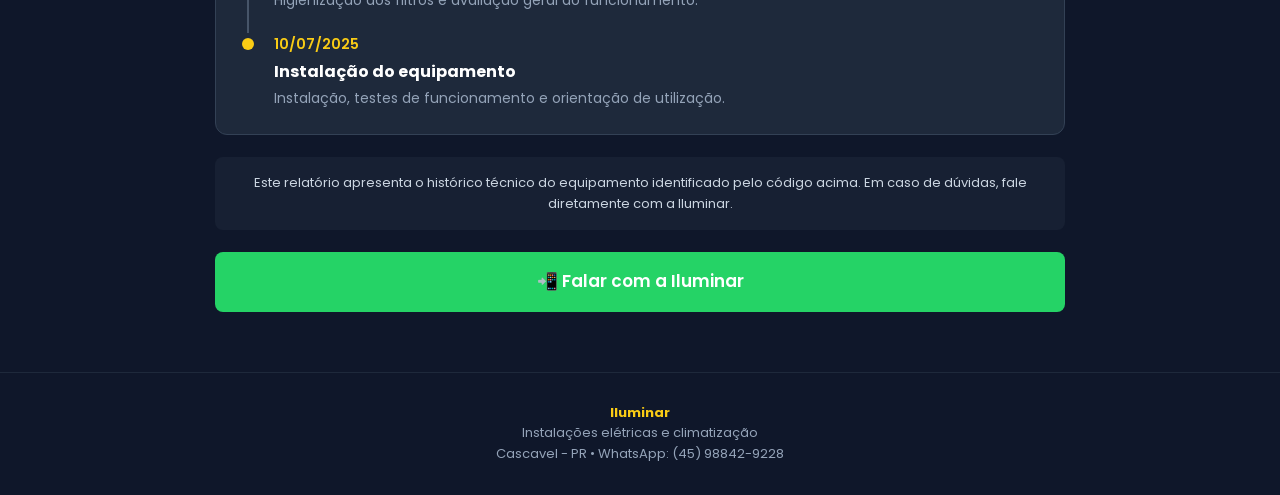
<file: equipamentos/0003/index.html>
<!DOCTYPE html>
<html lang="pt-br">
<head>
  <!-- Google tag (gtag.js) -->
  <script async src="https://www.googletagmanager.com/gtag/js?id=AW-18325768613"></script>
  <script>
    window.dataLayer = window.dataLayer || [];
    function gtag(){dataLayer.push(arguments);}
    gtag('js', new Date());

    gtag('config', 'AW-18325768613');
  </script>

  <!-- Event snippet for BOTÃO WHATS ILUMINAR 19/08 conversion page -->
  <script>
  function gtag_report_conversion(url) {
    var callback = function () {
      if (typeof(url) != 'undefined') {
        window.location = url;
      }
    };
    gtag('event', 'conversion', {
        'send_to': 'AW-18325768613/3VofCLOx3OMcEKWTtKJE',
        'event_callback': callback
    });
    return false;
  }
  </script>

  <meta charset="UTF-8">

  <meta name="viewport" content="width=device-width, initial-scale=1.0">

  <!-- Evita que o relatório apareça em pesquisas do Google -->
  <meta name="robots" content="noindex, nofollow">

  <title>Relatório do Equipamento | Iluminar</title>

  <meta
    name="description"
    content="Relatório de manutenção de equipamento de ar-condicionado atendido pela Iluminar."
  >

  <link
    href="https://fonts.googleapis.com/css2?family=Poppins:wght@400;500;600;700&display=swap"
    rel="stylesheet"
  >

  <style>
    * {
      margin: 0;
      padding: 0;
      box-sizing: border-box;
    }

    body {
      font-family: 'Poppins', sans-serif;
      background: #0f172a;
      color: #ffffff;
      line-height: 1.6;
    }

    .container {
      width: 90%;
      max-width: 850px;
      margin: auto;
    }

    header {
      background: #0f172a;
      padding: 22px 0;
      text-align: center;
      border-bottom: 1px solid #1e293b;
    }

    header h1 {
      color: #facc15;
      font-size: 25px;
      font-weight: 700;
    }

    header p {
      color: #94a3b8;
      font-size: 14px;
      margin-top: 4px;
    }

    main {
      padding: 35px 0 60px;
    }

    .report-header {
      background: linear-gradient(135deg, #1e293b, #172033);
      border: 1px solid #334155;
      border-radius: 14px;
      padding: 28px;
      margin-bottom: 25px;
      text-align: center;
    }

    .report-header .label {
      color: #94a3b8;
      font-size: 13px;
      text-transform: uppercase;
      letter-spacing: 1px;
    }

    .report-header h2 {
      color: #ffffff;
      font-size: 27px;
      margin: 5px 0 8px;
    }

    .equipment-code {
      display: inline-block;
      background: #0f172a;
      color: #facc15;
      border: 1px solid #475569;
      border-radius: 6px;
      padding: 7px 14px;
      font-size: 14px;
      font-weight: 600;
    }

    .status {
      display: inline-block;
      margin-top: 15px;
      background: rgba(34, 197, 94, 0.15);
      color: #4ade80;
      border: 1px solid rgba(34, 197, 94, 0.4);
      border-radius: 20px;
      padding: 7px 15px;
      font-size: 14px;
      font-weight: 600;
    }

    .card {
      background: #1e293b;
      border: 1px solid #334155;
      border-radius: 12px;
      padding: 24px;
      margin-bottom: 22px;
    }

    .card h3 {
      color: #facc15;
      font-size: 20px;
      margin-bottom: 18px;
      padding-bottom: 10px;
      border-bottom: 1px solid #334155;
    }

    .info-grid {
      display: grid;
      grid-template-columns: repeat(2, 1fr);
      gap: 16px;
    }

    .info-item {
      background: #172033;
      border-radius: 8px;
      padding: 14px;
    }

    .info-item span {
      display: block;
      color: #94a3b8;
      font-size: 12px;
      text-transform: uppercase;
      margin-bottom: 4px;
    }

    .info-item strong {
      color: #f8fafc;
      font-size: 15px;
      font-weight: 600;
    }

    .maintenance-highlight {
      background: #172033;
      border-left: 4px solid #facc15;
      border-radius: 8px;
      padding: 18px;
    }

    .maintenance-highlight .date {
      color: #facc15;
      font-size: 19px;
      font-weight: 700;
      margin-bottom: 5px;
    }

    .maintenance-highlight h4 {
      color: #ffffff;
      font-size: 17px;
      margin-bottom: 8px;
    }

    .maintenance-highlight p {
      color: #cbd5e1;
      font-size: 14px;
    }

    .next-maintenance {
      background: rgba(250, 204, 21, 0.08);
      border: 1px solid rgba(250, 204, 21, 0.35);
      border-radius: 10px;
      padding: 20px;
      text-align: center;
    }

    .next-maintenance span {
      display: block;
      color: #cbd5e1;
      font-size: 13px;
      text-transform: uppercase;
      margin-bottom: 5px;
    }

    .next-maintenance strong {
      color: #facc15;
      font-size: 24px;
    }

    .next-maintenance p {
      color: #94a3b8;
      font-size: 13px;
      margin-top: 8px;
    }

    .history-list {
      list-style: none;
    }

    .history-item {
      position: relative;
      padding: 0 0 22px 25px;
      border-left: 2px solid #475569;
      margin-left: 7px;
    }

    .history-item:last-child {
      border-left-color: transparent;
      padding-bottom: 0;
    }

    .history-item::before {
      content: '';
      position: absolute;
      width: 12px;
      height: 12px;
      background: #facc15;
      border-radius: 50%;
      left: -7px;
      top: 5px;
    }

    .history-item .history-date {
      color: #facc15;
      font-size: 14px;
      font-weight: 600;
    }

    .history-item h4 {
      color: #ffffff;
      font-size: 16px;
      margin: 3px 0;
    }

    .history-item p {
      color: #94a3b8;
      font-size: 14px;
    }

    .notice {
      background: #172033;
      border-radius: 8px;
      padding: 16px;
      color: #cbd5e1;
      font-size: 13px;
      text-align: center;
      margin-bottom: 22px;
    }

    .btn {
      display: flex;
      align-items: center;
      justify-content: center;
      gap: 9px;
      width: 100%;
      background: #25d366;
      color: #ffffff;
      padding: 16px 25px;
      font-size: 17px;
      text-decoration: none;
      border-radius: 8px;
      font-weight: 600;
      transition: 0.3s ease;
    }

    .btn:hover {
      background: #1ebe5d;
      transform: translateY(-2px);
    }

    footer {
      background: #0f172a;
      padding: 30px 0;
      text-align: center;
      border-top: 1px solid #1e293b;
      color: #94a3b8;
      font-size: 13px;
    }

    footer strong {
      color: #facc15;
    }

    @media (max-width: 650px) {
      main {
        padding-top: 22px;
      }

      .report-header {
        padding: 22px 16px;
      }

      .report-header h2 {
        font-size: 23px;
      }

      .card {
        padding: 19px 16px;
      }

      .info-grid {
        grid-template-columns: 1fr;
        gap: 11px;
      }

      .next-maintenance strong {
        font-size: 21px;
      }
    }
  </style>
</head>

<body>

  <header>
    <div class="container">
      <h1>Iluminar</h1>
      <p>Instalações, climatização e manutenção</p>
    </div>
  </header>

  <main>
    <div class="container">

      <section class="report-header">
        <p class="label">Relatório de manutenção</p>

        <!-- ALTERE AQUI: identificação principal -->
        <h2>Ar-condicionado do Escritório</h2>

        <!-- ALTERE AQUI: código do equipamento -->
        <div class="equipment-code">
          Código: 0003
        </div>

        <!-- ALTERE AQUI: situação atual -->
        <div class="status">
          ✓ Equipamento em funcionamento
        </div>
      </section>

      <section class="card">
        <h3>Dados do equipamento</h3>

        <div class="info-grid">

          <div class="info-item">
            <span>Marca</span>

            <!-- ALTERE AQUI -->
            <strong>Midea</strong>
          </div>

          <div class="info-item">
            <span>Capacidade</span>

            <!-- ALTERE AQUI -->
            <strong>12.000 BTUs</strong>
          </div>

          <div class="info-item">
            <span>Tipo</span>

            <!-- ALTERE AQUI -->
            <strong>Split Inverter</strong>
          </div>

          <div class="info-item">
            <span>Ambiente</span>

            <!-- ALTERE AQUI -->
            <strong>Escritório</strong>
          </div>

          <div class="info-item">
            <span>Data da instalação</span>

            <!-- ALTERE AQUI -->
            <strong>10/07/2025</strong>
          </div>

          <div class="info-item">
            <span>Empresa responsável</span>
            <strong>Iluminar</strong>
          </div>

        </div>
      </section>

      <section class="card">
        <h3>Última manutenção</h3>

        <div class="maintenance-highlight">

          <!-- ALTERE AQUI: data da última manutenção -->
          <div class="date">21/07/2026</div>

          <!-- ALTERE AQUI: serviço realizado -->
          <h4>Higienização preventiva completa</h4>

          <!-- ALTERE AQUI: descrição e observações -->
          <p>
            Foram realizados a higienização dos filtros, limpeza da evaporadora,
            verificação da drenagem e teste geral de funcionamento. O equipamento
            foi entregue funcionando normalmente.
          </p>

        </div>
      </section>

      <section class="card">
        <h3>Próxima manutenção recomendada</h3>

        <div class="next-maintenance">

          <span>Previsão para nova manutenção</span>

          <!-- ALTERE AQUI: próxima manutenção -->
          <strong>Janeiro de 2027</strong>

          <!-- ALTERE AQUI: orientação -->
          <p>
            A data poderá ser antecipada caso o equipamento apresente redução de
            desempenho, mau cheiro, ruídos ou vazamento de água.
          </p>

        </div>
      </section>

      <section class="card">
        <h3>Histórico de atendimentos</h3>

        <ul class="history-list">

          <!-- MANUTENÇÃO MAIS RECENTE -->
          <li class="history-item">
            <div class="history-date">21/07/2026</div>

            <h4>Higienização preventiva completa</h4>

            <p>
              Limpeza dos filtros, evaporadora e sistema de drenagem.
              Equipamento testado e funcionando normalmente.
            </p>
          </li>

          <!-- MANUTENÇÃO ANTERIOR -->
          <li class="history-item">
            <div class="history-date">15/01/2026</div>

            <h4>Limpeza preventiva</h4>

            <p>
              Higienização dos filtros e avaliação geral do funcionamento.
            </p>
          </li>

          <!-- INSTALAÇÃO -->
          <li class="history-item">
            <div class="history-date">10/07/2025</div>

            <h4>Instalação do equipamento</h4>

            <p>
              Instalação, testes de funcionamento e orientação de utilização.
            </p>
          </li>

        </ul>
      </section>

      <div class="notice">
        Este relatório apresenta o histórico técnico do equipamento identificado
        pelo código acima. Em caso de dúvidas, fale diretamente com a Iluminar.
      </div>

      <a
        class="btn"
        href="https://api.whatsapp.com/send?phone=5545988429228&text=Olá%2C%20acessei%20o%20relatório%20do%20equipamento%200003%20e%20gostaria%20de%20atendimento."
        target="_blank"
        rel="noopener noreferrer"
        onclick="gtag_report_conversion();"
      >
        📲 Falar com a Iluminar
      </a>

    </div>
  </main>

  <footer>
    <div class="container">
      <strong>Iluminar</strong><br>
      Instalações elétricas e climatização<br>
      Cascavel - PR • WhatsApp: (45) 98842-9228
    </div>
  </footer>

</body>
</html>
</file>
<file: assets/css/site.css>
:root {
  --bg: #03090f;
  --bg-soft: #03090f;
  --surface: #0b1d29;
  --surface-2: #102938;
  --line: #173c50;
  --text: #f8fafc;
  --muted: #a9bac7;
  --yellow: #ffd21f;
  --yellow-dark: #e7b900;
  --cyan: #20c8f5;
  --green: #25d366;
  --shadow: 0 24px 60px rgba(0, 0, 0, 0.35);
  --radius: 24px;
  --container: 1180px;
}

* {
  box-sizing: border-box;
  margin: 0;
  padding: 0;
}

html {
  scroll-behavior: smooth;
}

body {
  min-width: 320px;
  overflow-x: hidden;
  font-family: "Poppins", sans-serif;
  color: var(--text);
  background:
    radial-gradient(circle at 90% 8%, rgba(32, 200, 245, 0.08), transparent 25rem),
    var(--bg);
  line-height: 1.65;
}

body.menu-open {
  overflow: hidden;
}

a {
  color: inherit;
}

img {
  display: block;
  max-width: 100%;
}

button,
a {
  -webkit-tap-highlight-color: transparent;
}

button:focus-visible,
a:focus-visible {
  outline: 3px solid var(--cyan);
  outline-offset: 4px;
}

.container {
  width: min(90%, var(--container));
  margin-inline: auto;
}

/* ========================================
   SKIP LINK (ACESSIBILIDADE)
======================================== */

.skip-link {
  position: fixed;
  z-index: 100;
  top: -100px;
  left: 16px;
  padding: 12px 20px;
  border-radius: 10px;
  color: #071018;
  background: var(--yellow);
  font-weight: 700;
  text-decoration: none;
  transition: top 0.2s ease;
}

.skip-link:focus {
  top: 16px;
}

/* ========================================
   MENU SUPERIOR FLUTUANTE
======================================== */

.site-header {
  position: fixed;
  top: 12px;
  left: 50%;
  z-index: 60;

  width: min(calc(100% - 28px), var(--container));

  transform: translateX(-50%);
}

.header-inner {
  min-height: 72px;

  display: flex;
  align-items: center;
  justify-content: space-between;
  gap: 16px;

  padding: 10px 12px 10px 18px;

  border: 1px solid rgba(255, 255, 255, 0.14);
  border-radius: 22px;

  background: rgba(3, 9, 15, 0.56);

  box-shadow:
    0 18px 48px rgba(0, 0, 0, 0.28),
    inset 0 1px 0 rgba(255, 255, 255, 0.06);

  backdrop-filter: blur(18px) saturate(140%);
  -webkit-backdrop-filter: blur(18px) saturate(140%);
}

/* Marca da Iluminar */

.brand {
  display: inline-flex;
  align-items: center;
  gap: 12px;

  color: var(--text);
  text-decoration: none;
}

.brand img {
  width: 42px;
  height: 54px;

  object-fit: contain;
}

.brand-copy {
  display: grid;

  line-height: 1.05;
}

.brand-name {
  font-size: clamp(1.05rem, 2vw, 1.35rem);
  font-weight: 800;
  letter-spacing: 0.05em;
}

.brand-tagline {
  margin-top: 7px;

  color: var(--yellow);

  font-size: 0.58rem;
  font-weight: 700;
  letter-spacing: 0.12em;
  text-transform: uppercase;
}

/* Botão que abre a barra lateral */

.menu-toggle {
  position: static;

  width: 48px;
  height: 48px;
  flex: 0 0 auto;

  display: grid;
  place-content: center;
  gap: 5px;

  padding: 0;

  border: 1px solid rgba(255, 255, 255, 0.14);
  border-radius: 14px;

  background: rgba(255, 255, 255, 0.07);

  box-shadow: none;

  cursor: pointer;

  transition:
    border-color 0.2s ease,
    background 0.2s ease,
    transform 0.2s ease;
}

.menu-toggle span {
  width: 22px;
  height: 2px;

  border-radius: 999px;

  background: var(--yellow);
}

.menu-toggle:hover {
  border-color: rgba(255, 210, 31, 0.72);
  background: rgba(255, 255, 255, 0.11);

  transform: translateY(-1px);
}

.menu-overlay {
  position: fixed;
  z-index: 70;
  inset: 0;
  visibility: hidden;
  opacity: 0;
  background: rgba(0, 0, 0, 0.68);
  backdrop-filter: blur(4px);
  transition: opacity 0.25s ease, visibility 0.25s ease;
}

.side-menu {
  position: fixed;
  z-index: 80;
  inset: 0 auto 0 0;
  width: min(88vw, 370px);
  padding: 28px;
  overflow-y: auto;
  border-right: 1px solid var(--line);
  background:
    linear-gradient(160deg, rgba(32, 200, 245, 0.08), transparent 30%),
    var(--bg-soft);
  box-shadow: var(--shadow);
  transform: translateX(-102%);
  transition: transform 0.28s ease;
}

.menu-open .menu-overlay {
  visibility: visible;
  opacity: 1;
}

.menu-open .side-menu {
  transform: translateX(0);
}

.side-menu-top {
  display: flex;
  align-items: flex-start;
  justify-content: space-between;
  gap: 18px;
  margin-bottom: 44px;
}

.side-menu .brand {
  align-items: flex-start;
}

.menu-close {
  width: 42px;
  height: 42px;
  flex: 0 0 auto;
  border: 1px solid var(--line);
  border-radius: 50%;
  color: var(--text);
  background: var(--surface);
  font: inherit;
  font-size: 1.35rem;
  cursor: pointer;
}

.menu-kicker {
  margin-bottom: 12px;
  color: var(--yellow);
  font-size: 0.75rem;
  font-weight: 700;
  letter-spacing: 0.14em;
  text-transform: uppercase;
}

.side-nav {
  display: grid;
  gap: 14px;
}

.side-nav a {
  display: grid;
  grid-template-columns: 46px 1fr auto;
  align-items: center;
  gap: 13px;
  padding: 17px;
  border: 1px solid var(--line);
  border-radius: 18px;
  color: var(--text);
  background: var(--surface);
  text-decoration: none;
  transition: transform 0.2s ease, border-color 0.2s ease, background 0.2s ease;
}

.side-nav a:hover,
.side-nav a[aria-current="page"] {
  border-color: var(--yellow);
  background: var(--surface-2);
  transform: translateX(4px);
}

.nav-number {
  width: 46px;
  height: 46px;
  display: grid;
  place-items: center;
  border-radius: 50%;
  color: #071018;
  background: var(--yellow);
  font-size: 0.8rem;
  font-weight: 800;
}

.nav-copy {
  display: grid;
}

.nav-copy strong {
  font-size: 0.95rem;
}

.nav-copy small {
  color: var(--muted);
  font-size: 0.7rem;
}

.nav-arrow {
  color: var(--yellow);
  font-size: 1.2rem;
}

.menu-contact {
  margin-top: 34px;
  padding-top: 26px;
  border-top: 1px solid var(--line);
  color: var(--muted);
  font-size: 0.82rem;
}

.menu-contact strong {
  display: block;
  margin-top: 8px;
  color: var(--text);
}

.home-hero {
  position: relative;
  min-height: auto;

  display: grid;
  place-items: start center;

  padding-top: 100px;

  overflow: hidden;
  isolation: isolate;

  background: var(--bg);
}

.aurora-background {
  position: absolute;
  z-index: 0;
  inset: 0;

  width: 100%;
  height: 100%;

  overflow: hidden;
  pointer-events: none;
}

.aurora-background canvas {
  display: block;

  width: 100%;
  height: 100%;
}

/* Camada escura para manter o texto legível */

.home-hero::after {
  content: "";

  position: absolute;
  z-index: 1;
  inset: 0;

  pointer-events: none;

  background:
    linear-gradient(180deg,
      rgba(3, 9, 15, 0.12) 0%,
      rgba(3, 9, 15, 0.28) 48%,
      rgba(3, 9, 15, 0.7) 100%);
}

.home-hero-content {
  position: relative;
  z-index: 2;

  max-width: var(--container);
  padding: 40px 0 40px;
}

/* Grade do novo hero: textos à esquerda + carrossel à direita.
   O CTA de WhatsApp fica na coluna esquerda, abaixo do texto;
   no mobile ele é reposicionado para depois do carrossel. */
.hero-grid {
  display: grid;
  grid-template-columns: minmax(0, 0.95fr) minmax(0, 1.05fr);
  grid-template-rows: auto 1fr;
  grid-template-areas:
    "copy  carousel"
    "cta   carousel";
  column-gap: clamp(28px, 4vw, 56px);
  row-gap: 24px;
  align-items: center;
}

.hero-copy {
  grid-area: copy;
  text-align: left;
}

.hero-carousel {
  grid-area: carousel;
}

.hero-cta {
  grid-area: cta;
  align-self: start;
  justify-self: start;

  box-shadow: 0 12px 30px rgba(37, 211, 102, 0.22);
}

.hero-cta svg {
  width: 22px;
  height: 22px;
  flex: 0 0 auto;
}

.hero-copy .lead {
  margin-inline: 0;
}

.hero-copy .actions {
  justify-content: flex-start;
}

.home-hero h1 {
  font-size: clamp(1.6rem, 2.8vw, 2.6rem);
  line-height: 1.08;
}

.home-hero .lead {
  margin-top: 14px;
}

.home-hero .actions {
  margin-top: 18px;
}

.home-hero .btn {
  min-height: 46px;
  padding: 11px 19px;
}

/* CTA principal do hero — mantém o tamanho padrão do .btn
   para ser o destaque principal da página */
.home-hero .hero-cta {
  min-height: 54px;
  padding: 14px 26px;
}

.eyebrow {
  display: inline-flex;
  align-items: center;
  gap: 9px;
  margin-bottom: 18px;
  color: var(--yellow);
  font-size: 0.78rem;
  font-weight: 800;
  letter-spacing: 0.13em;
  text-transform: uppercase;
}

.eyebrow::before {
  content: "";
  width: 34px;
  height: 3px;
  border-radius: 2px;
  background: var(--yellow);
}

h1,
h2,
h3 {
  line-height: 1.15;
}

.home-hero h1,
.display-title {
  font-size: clamp(1.9rem, 4.2vw, 3.6rem);
  font-weight: 800;
  letter-spacing: -0.045em;
}

.highlight {
  color: var(--yellow);
}

.lead {
  max-width: 720px;
  margin-top: 18px;
  color: var(--muted);
  font-size: clamp(0.9rem, 1.5vw, 1.05rem);
}

.actions {
  display: flex;
  flex-wrap: wrap;
  gap: 13px;
  margin-top: 32px;
}

.btn {
  min-height: 54px;
  display: inline-flex;
  align-items: center;
  justify-content: center;
  gap: 10px;
  padding: 14px 23px;
  border: 1px solid transparent;
  border-radius: 14px;
  font-weight: 700;
  text-decoration: none;
  transition: transform 0.2s ease, filter 0.2s ease, border-color 0.2s ease;
}

.btn:hover {
  transform: translateY(-2px);
  filter: brightness(1.06);
}

.btn-primary {
  color: #081017;
  background: var(--yellow);
}

.btn-whatsapp {
  color: #fff;
  background: var(--green);
}

.btn-outline {
  border-color: var(--line);
  background: rgba(11, 29, 41, 0.75);
}

.btn-instagram {
  color: #fff;
  border-color: transparent;
  background: linear-gradient(135deg,
      #405de6 0%,
      #833ab4 32%,
      #c13584 52%,
      #e1306c 68%,
      #fd1d1d 84%,
      #f77737 100%);
  box-shadow: 0 12px 28px rgba(193, 53, 132, 0.25);
}

.btn-instagram:hover {
  box-shadow: 0 15px 34px rgba(193, 53, 132, 0.38);
}

.home-services {
  padding: 88px 0;
  background: var(--bg-soft);
}

.section-heading {
  max-width: 760px;
  margin-bottom: 38px;
}

.section-heading h2 {
  font-size: clamp(2rem, 4.5vw, 3.6rem);
  letter-spacing: -0.035em;
}

.section-heading p {
  margin-top: 16px;
  color: var(--muted);
}

.service-card-grid {
  display: grid;
  grid-template-columns: repeat(6, minmax(0, 1fr));
  gap: 18px;
}

.service-card {
  text-decoration: none;
  position: relative;
  grid-column: span 3;
  min-height: 390px;
  overflow: hidden;
  border: 1px solid var(--line);
  border-radius: 24px;
  background: var(--surface);
  isolation: isolate;

}

.service-card:nth-child(n + 3) {
  grid-column: span 2;
}

.service-card::after {
  content: "";
  position: absolute;
  z-index: -1;
  inset: 0;
  background: linear-gradient(180deg, rgba(3, 12, 18, 0.06) 20%, rgba(3, 12, 18, 0.92) 100%);
}

.service-card img {
  position: absolute;
  z-index: -2;
  inset: 0;
  width: 100%;
  height: 100%;
  object-fit: cover;
  transition: transform 0.45s ease;
}

.service-card:nth-child(2) img {
  object-position: 58% center;
}

.service-card:nth-child(4) img {
  object-position: 42% center;
}

.service-card:nth-child(5) img {
  object-position: 28% center;
}

.service-card:hover img {
  transform: scale(1.045);
}

.service-card-content {
  min-height: 390px;
  display: flex;
  flex-direction: column;
  justify-content: flex-end;
  padding: 30px;
}

.service-card-number {
  display: block;
  align-self: flex-start;
  margin-bottom: auto;
  padding: 7px 10px;
  border: 1px solid rgba(255, 204, 0, 0.42);
  border-radius: 999px;
  color: var(--yellow);
  background: rgba(3, 12, 18, 0.72);
  font-size: 0.75rem;
  font-weight: 800;
}

.service-card h3 {
  max-width: 520px;
  font-size: clamp(1.35rem, 2.4vw, 2rem);
  line-height: 1.08;
  letter-spacing: -0.025em;
}

.service-card p {
  max-width: 540px;
  margin-top: 12px;
  color: rgba(255, 255, 255, 0.78);
  font-size: 0.95rem;
  line-height: 1.55;
}

.service-card:focus-within {
  outline: 3px solid var(--yellow);
  outline-offset: 3px;
}

.service-hero {
  min-height: clamp(480px, 62svh, 540px);
  display: grid;
  grid-template-columns: minmax(0, 1.04fr) minmax(360px, 0.96fr);
  padding-top: 100px;
  border-bottom: 1px solid var(--line);
}

.service-hero-copy {
  display: flex;
  flex-direction: column;
  justify-content: center;
  padding: 42px max(5vw, calc((100vw - var(--container)) / 2)) 60px;
}

.service-hero-media {
  position: relative;
  min-height: clamp(480px, 62svh, 540px);
  overflow: hidden;
}

.service-hero-media::after {
  content: "";
  position: absolute;
  inset: 0;
  background:
    linear-gradient(90deg, var(--bg) 0%, transparent 25%),
    linear-gradient(0deg, rgba(3, 9, 15, 0.28), transparent 45%);
}

.service-hero-media img {
  position: absolute;
  inset: 0;
  width: 100%;
  height: 100%;
  object-fit: cover;
  object-position: center;
}

.hero-pill {
  width: fit-content;
  margin-top: 30px;
  padding: 9px 18px;
  border-radius: 999px;
  color: #071018;
  background: var(--yellow);
  font-size: 0.76rem;
  font-weight: 800;
  letter-spacing: 0.05em;
  text-transform: uppercase;
}

.service-hero .display-title {
  font-size: clamp(1.8rem, 3.6vw, 3.2rem);
  line-height: 1.08;
}

.service-hero .lead {
  margin-top: 18px;
}

.service-hero .hero-pill {
  margin-top: 20px;
}

.service-hero .actions {
  margin-top: 24px;
}

.service-hero .btn {
  min-height: 50px;
  padding: 12px 20px;
}

.content-section {
  padding: 96px 0;
}

.content-section.alt {
  background: var(--bg-soft);
}

.benefit-grid {
  display: grid;
  grid-template-columns: repeat(4, 1fr);
  gap: 16px;
}

.benefit-grid.three {
  grid-template-columns: repeat(3, 1fr);
}

.benefit-card {
  min-height: 230px;
  padding: 26px;
  border: 1px solid var(--line);
  border-radius: var(--radius);
  background: linear-gradient(150deg, var(--surface-2), var(--surface));
}

.card-number {
  width: 46px;
  height: 46px;
  display: grid;
  place-items: center;
  margin-bottom: 24px;
  border-radius: 50%;
  color: #071018;
  background: var(--yellow);
  font-size: 0.82rem;
  font-weight: 800;
}

.benefit-card h3 {
  margin-bottom: 12px;
  font-size: 1.05rem;
  text-transform: uppercase;
}

.benefit-card p {
  color: var(--muted);
  font-size: 0.9rem;
}

.feature-panel {
  display: grid;
  grid-template-columns: 1.15fr 0.85fr;
  gap: 42px;
  align-items: center;
}

.feature-media {
  overflow: hidden;
  border: 1px solid var(--line);
  border-radius: 30px;
  box-shadow: var(--shadow);
}

.feature-media img {
  width: 100%;
  min-height: 420px;
  object-fit: cover;
}

.feature-copy h2 {
  font-size: clamp(2rem, 4vw, 3.4rem);
  letter-spacing: -0.035em;
}

.feature-copy>p {
  margin-top: 18px;
  color: var(--muted);
}

.check-list {
  display: grid;
  gap: 13px;
  margin-top: 28px;
  list-style: none;
}

.check-list li {
  position: relative;
  padding-left: 34px;
  color: var(--muted);
}

.check-list li::before {
  content: "✓";
  position: absolute;
  left: 0;
  top: 1px;
  width: 23px;
  height: 23px;
  display: grid;
  place-items: center;
  border-radius: 7px;
  color: #061017;
  background: var(--yellow);
  font-size: 0.78rem;
  font-weight: 900;
}

.passport {
  position: relative;
  overflow: hidden;
  padding: 42px;
  border: 1px solid var(--line);
  border-radius: 30px;
  background:
    linear-gradient(130deg, rgba(32, 200, 245, 0.1), transparent 42%),
    var(--surface);
}

.passport::before {
  content: "";
  position: absolute;
  inset: 0 0 auto;
  height: 9px;
  background: var(--yellow);
}

.passport-grid {
  display: grid;
  grid-template-columns: 1fr 0.48fr;
  gap: 44px;
  align-items: end;
}

.passport h2 {
  font-size: clamp(1.8rem, 4vw, 3.2rem);
}

.passport-side {
  padding-left: 28px;
  border-left: 2px solid var(--line);
}

.passport-side span {
  color: var(--yellow);
  font-size: 0.75rem;
  font-weight: 800;
  text-transform: uppercase;
}

.passport-side strong {
  display: block;
  margin-top: 14px;
  font-size: 1.45rem;
  line-height: 1.3;
}

.product-grid {
  display: grid;
  grid-template-columns: repeat(3, 1fr);
  gap: 18px;
}

.product-card {
  overflow: hidden;
  border: 1px solid var(--line);
  border-radius: 26px;
  background: var(--surface);
}

.product-media {
  height: 290px;
  display: flex;
  align-items: center;
  justify-content: center;
  overflow: hidden;
  padding: 24px;
  background: #fff;
}

.product-media img {
  width: auto;
  height: auto;
  max-width: 100%;
  max-height: 100%;
  object-fit: contain;
}

.product-body {
  padding: 26px;
}

.product-brand {
  color: var(--yellow);
  font-size: 0.78rem;
  font-weight: 800;
  letter-spacing: 0.1em;
  text-transform: uppercase;
}

.product-card h3 {
  margin: 8px 0 12px;
  font-size: 1.35rem;
}

.product-card p {
  min-height: 74px;
  color: var(--muted);
  font-size: 0.88rem;
}

.spec-row {
  display: flex;
  flex-wrap: wrap;
  gap: 7px;
  margin: 20px 0;
}

.spec-row span {
  padding: 6px 9px;
  border: 1px solid var(--line);
  border-radius: 999px;
  color: var(--muted);
  font-size: 0.7rem;
}

.price-label {
  color: var(--muted);
  font-size: 0.72rem;
  text-transform: uppercase;
}

.price {
  display: block;
  margin-top: 4px;
  color: var(--yellow);
  font-size: 1.75rem;
  font-weight: 800;
}

.installation-offer {
  display: grid;
  gap: 20px;
}

.offer-card {
  padding: 38px;
  border-radius: 28px;
}

.offer-card.white {
  color: #0b1720;
  background: #f8fafc;
}

.offer-card.yellow {
  color: #0b1720;
  background: var(--yellow);
}

.offer-card.dark {
  border: 1px solid var(--line);
  background: var(--surface);
}

.offer-card h2 {
  max-width: 850px;
  font-size: clamp(1.7rem, 4.5vw, 3.2rem);
}

.offer-price {
  display: block;
  margin: 15px 0 6px;
  color: var(--yellow-dark);
  font-size: clamp(2.2rem, 6vw, 4.8rem);
  font-weight: 800;
  line-height: 1;
}

.offer-card.yellow h3 {
  font-size: clamp(1.25rem, 3vw, 2rem);
}

.offer-card p {
  margin-top: 10px;
}

.offer-card.white .check-list li,
.offer-card.yellow p {
  color: #263743;
}

.process-grid {
  display: grid;
  grid-template-columns: repeat(2, 1fr);
  gap: 14px;
  counter-reset: process;
}

.process-item {
  position: relative;
  min-height: 120px;
  padding: 24px 24px 24px 80px;
  border: 1px solid var(--line);
  border-radius: 20px;
  background: var(--surface);
  color: var(--muted);
  counter-increment: process;
}

.process-item::before {
  content: counter(process, decimal-leading-zero);
  position: absolute;
  top: 23px;
  left: 22px;
  color: var(--yellow);
  font-weight: 800;
}

.health-note {
  display: grid;
  grid-template-columns: repeat(2, 1fr);
  gap: 14px;
}

.health-card {
  min-height: 190px;
  padding: 25px;
  border: 1px solid var(--line);
  border-radius: 22px;
  background: var(--surface);
}

.health-card h3 {
  color: var(--yellow);
  font-size: 1rem;
}

.health-card p {
  margin-top: 12px;
  color: var(--muted);
  font-size: 0.88rem;
}

.disclaimer {
  margin-top: 22px;
  color: #7f93a1;
  font-size: 0.74rem;
}

.pricing-grid {
  display: grid;
  grid-template-columns: repeat(2, 1fr);
  gap: 18px;
}

.pricing-card {
  padding: 36px;
  border: 1px solid var(--line);
  border-radius: 28px;
  background: var(--surface);
}

.pricing-card.featured {
  color: #071018;
  border-color: var(--yellow);
  background: var(--yellow);
}

.pricing-card .price {
  font-size: clamp(2.4rem, 6vw, 4.4rem);
}

.pricing-card.featured .price,
.pricing-card.featured .price-label,
.pricing-card.featured p {
  color: #071018;
}

.daily-price {
  display: inline-block;
  margin-top: 18px;
  padding: 8px 13px;
  border-radius: 999px;
  color: var(--yellow);
  background: rgba(255, 210, 31, 0.1);
  font-size: 0.85rem;
  font-weight: 800;
}

.pricing-card.featured .daily-price {
  color: #fff;
  background: #071018;
}

.cta-band {
  padding: 78px 0;
  color: #071018;
  background: var(--yellow);
}

.cta-band-inner {
  display: flex;
  align-items: center;
  justify-content: space-between;
  gap: 35px;
}

.cta-band h2 {
  max-width: 720px;
  font-size: clamp(2rem, 4.5vw, 3.8rem);
}

.cta-band p {
  margin-top: 12px;
  color: #263743;
}

.site-footer {
  padding: 48px 0 90px;
  border-top: 1px solid var(--line);
  color: var(--muted);
  background: var(--bg);
}

.footer-grid {
  display: grid;
  grid-template-columns: 1fr auto;
  gap: 30px;
  align-items: end;
}

.footer-phones {
  text-align: right;
}

.footer-phones a {
  display: block;
  color: var(--text);
  font-weight: 700;
  text-decoration: none;
}

.instagram-float,
.whatsapp-float {
  position: fixed;
  z-index: 50;
  right: 20px;
  width: 62px;
  height: 62px;
  display: grid;
  place-items: center;
  border: 3px solid #fff;
  border-radius: 50%;
  color: #fff;
  box-shadow: 0 14px 34px rgba(0, 0, 0, 0.38);
  text-decoration: none;
  transition: transform 0.2s ease, box-shadow 0.2s ease;
}

.instagram-float {
  bottom: 94px;
  background: linear-gradient(135deg,
      #405de6 0%,
      #833ab4 32%,
      #c13584 52%,
      #e1306c 68%,
      #fd1d1d 84%,
      #f77737 100%);
}

.whatsapp-float {
  bottom: 20px;
  background: var(--green);
}

.instagram-float:hover,
.whatsapp-float:hover {
  transform: translateY(-3px) scale(1.04);
  box-shadow: 0 18px 42px rgba(0, 0, 0, 0.45);
}

.instagram-float svg,
.whatsapp-float svg {
  width: 30px;
  height: 30px;
}

@media (max-width: 980px) {
  .service-card-grid {
    grid-template-columns: repeat(2, minmax(0, 1fr));
  }

  .service-card,
  .service-card:nth-child(n + 3) {
    grid-column: span 1;
  }

  .service-card:last-child {
    grid-column: span 2;
  }

  .service-hero {
    min-height: auto;
    grid-template-columns: 1fr;
  }

  .service-hero-copy {
    padding: 42px 5vw 60px;
  }

  .service-hero-media {
    min-height: 560px;
  }

  .service-hero-media::after {
    background: linear-gradient(0deg, var(--bg) 0%, transparent 28%);
  }

  .benefit-grid {
    grid-template-columns: repeat(2, 1fr);
  }

  .feature-panel,
  .passport-grid {
    grid-template-columns: 1fr;
  }

  .passport-side {
    padding: 24px 0 0;
    border-top: 2px solid var(--line);
    border-left: 0;
  }

  .product-grid {
    grid-template-columns: 1fr;
  }

  .product-card {
    display: grid;
    grid-template-columns: 0.85fr 1.15fr;
  }

  .product-media {
    height: 100%;
    min-height: 330px;
  }
}

@media (max-width: 700px) {
  .site-header {
    top: 10px;
    width: calc(100% - 20px);
  }

  .header-inner {
    min-height: 64px;
    gap: 10px;
    padding: 8px 9px 8px 14px;
    border-radius: 18px;
  }

  .site-header .brand {
    gap: 9px;
  }

  .site-header .brand img {
    width: 35px;
    height: 44px;
  }

  .site-header .brand-name {
    font-size: 0.94rem;
  }

  .site-header .brand-tagline {
    margin-top: 5px;
    font-size: 0.51rem;
    letter-spacing: 0.1em;
  }

  .menu-toggle {
    width: 44px;
    height: 44px;
    border-radius: 13px;
  }

  .side-menu {
    padding: 22px;
  }

  .home-hero {
    padding-top: 90px;
  }

  .aurora-background {
    inset: -10% -35%;
    width: 170%;
    height: 120%;
  }

  .home-hero::after {
    background:
      linear-gradient(180deg,
        rgba(3, 9, 15, 0.08) 0%,
        rgba(3, 9, 15, 0.3) 45%,
        rgba(3, 9, 15, 0.78) 100%);
  }

  .home-hero-content {
    padding: 24px 0 28px;
  }

  .actions,
  .home-hero .actions {
    display: grid;
  }

  .btn {
    width: 100%;
  }

  .home-services,
  .content-section {
    padding: 70px 0;
  }

  .service-card-grid,
  .benefit-grid,
  .benefit-grid.three,
  .health-note,
  .pricing-grid,
  .process-grid {
    grid-template-columns: 1fr;
  }

  .service-card,
  .service-card:nth-child(n + 3),
  .service-card:last-child {
    grid-column: span 1;
  }

  .service-card,
  .service-card-content {
    min-height: 360px;
  }

  .service-card-content {
    padding: 24px;
  }

  .service-hero-copy {
    padding-top: 42px;
  }

  .service-hero-media {
    min-height: 470px;
  }

  .feature-panel {
    gap: 28px;
  }

  .feature-media img {
    min-height: 300px;
  }

  .passport,
  .offer-card,
  .pricing-card {
    padding: 27px;
  }

  .product-card {
    display: block;
  }

  .product-media {
    height: 270px;
    min-height: 0;
  }

  .product-card p {
    min-height: 0;
  }

  .cta-band-inner,
  .footer-grid {
    display: grid;
  }

  .cta-band .btn {
    color: #fff;
    background: #071018;
  }

  .footer-phones {
    text-align: left;
  }
}

/* FAQ Styles */
.faq-grid {
  display: grid;
  grid-template-columns: repeat(auto-fit, minmax(300px, 1fr));
  gap: 20px;
  margin-top: 40px;
}

.faq-item {
  background: rgba(255, 255, 255, 0.03);
  border: 1px solid rgba(255, 255, 255, 0.1);
  border-radius: 12px;
  padding: 24px;
  transition: 0.3s ease;
}

.faq-item:hover {
  background: rgba(255, 255, 255, 0.06);
  border-color: var(--cyan);
}

.faq-item h3 {
  font-size: 18px;
  margin-bottom: 12px;
  color: var(--cyan);
}

.faq-item p {
  font-size: 15px;
  color: var(--muted);
}

@media (prefers-reduced-motion: reduce) {
  html {
    scroll-behavior: auto;
  }

  *,
  *::before,
  *::after {
    transition-duration: 0.01ms !important;
  }
}
</file>
<file: assets/css/autoc.css>
:root {
  --autoc-bg: #071421;
  --autoc-bg-deep: #040c14;
  --autoc-surface: #0b1b29;
  --autoc-surface-light: #102334;
  --autoc-line: rgba(166, 186, 209, 0.28);
  --autoc-text: #f4f7fb;
  --autoc-muted: #9aadc2;
  --autoc-accent: #b7c7da;
  --autoc-serif: "Cormorant Garamond", Georgia, serif;
}

body.autoc-page {
  color: var(--autoc-text);
  background:
    radial-gradient(circle at 90% 5%, rgba(92, 126, 164, 0.18), transparent 28rem),
    var(--autoc-bg-deep);
}

.autoc-page .skip-link {
  background: var(--autoc-accent);
  color: #071421;
}

.autoc-page .site-header {
  border-color: var(--autoc-line);
  background: rgba(4, 12, 20, 0.92);
}

.autoc-page .brand-tagline,
.autoc-page .menu-kicker,
.autoc-page .nav-arrow {
  color: var(--autoc-accent);
}

.autoc-page .menu-toggle {
  border-color: var(--autoc-line);
  background: rgba(6, 18, 29, 0.96);
}

.autoc-page .menu-toggle span {
  background: var(--autoc-accent);
}

.autoc-page .side-nav a:hover,
.autoc-page .side-nav a[aria-current="page"] {
  border-color: var(--autoc-accent);
}

.autoc-page .side-nav a[aria-current="page"] .nav-number {
  color: #071421;
  background: var(--autoc-accent);
}

.autoc-main {
  overflow: hidden;
  background:
    radial-gradient(circle at 12% 18%, rgba(77, 111, 149, 0.12), transparent 23rem),
    linear-gradient(180deg, var(--autoc-bg-deep), var(--autoc-bg));
}

.autoc-shell {
  width: min(90%, 1180px);
  margin-inline: auto;
}

.autoc-kicker {
  display: inline-flex;
  align-items: center;
  gap: 14px;
  color: var(--autoc-accent);
  font-size: 0.72rem;
  font-weight: 600;
  letter-spacing: 0.24em;
  text-transform: uppercase;
}

.autoc-kicker::before {
  content: "";
  width: 34px;
  height: 1px;
  background: currentColor;
}

.autoc-wordmark {
  width: fit-content;
  display: grid;
  color: var(--autoc-text);
  text-decoration: none;
  line-height: 0.78;
}

.autoc-wordmark strong {
  font-family: var(--autoc-serif);
  font-size: clamp(2.6rem, 5vw, 4.2rem);
  font-weight: 500;
  letter-spacing: 0.02em;
}

.autoc-wordmark span {
  margin-left: 4px;
  color: var(--autoc-muted);
  font-size: 0.7rem;
  letter-spacing: 0.04em;
}

.autoc-hero {
  min-height: 680px;
  display: grid;
  grid-template-columns: minmax(0, 0.9fr) minmax(440px, 1.1fr);
  padding-top: 100px;
  border-bottom: 1px solid var(--autoc-line);
}

.autoc-hero-copy {
  position: relative;
  z-index: 2;
  display: flex;
  flex-direction: column;
  justify-content: center;
  padding: 42px max(5vw, calc((100vw - 1180px) / 2)) 60px;
}

.autoc-hero-copy::before,
.autoc-hero-copy::after,
.autoc-section::before {
  content: "";
  position: absolute;
  border: 1px solid rgba(183, 199, 218, 0.18);
  border-radius: 50%;
  pointer-events: none;
}

.autoc-hero-copy::before {
  top: -115px;
  left: -135px;
  width: 260px;
  height: 260px;
}

.autoc-hero-copy::after {
  top: -85px;
  left: -105px;
  width: 200px;
  height: 200px;
}

.autoc-hero .autoc-wordmark {
  margin-bottom: 56px;
}

.autoc-hero h1,
.autoc-section h2,
.autoc-cta h2 {
  font-family: var(--autoc-serif);
  font-weight: 500;
  letter-spacing: -0.025em;
}

.autoc-hero h1 {
  max-width: 670px;
  margin-top: 22px;
  font-size: clamp(2.4rem, 4.5vw, 4.6rem);
  line-height: 1.02;
  text-transform: uppercase;
}

.autoc-hero-lead {
  max-width: 610px;
  margin-top: 20px;
  color: var(--autoc-muted);
  font-size: clamp(0.88rem, 1.4vw, 1.02rem);
}

.autoc-actions {
  display: flex;
  flex-wrap: wrap;
  gap: 12px;
  margin-top: 32px;
}

.autoc-btn {
  min-height: 52px;
  display: inline-flex;
  align-items: center;
  justify-content: center;
  padding: 13px 23px;
  border: 1px solid var(--autoc-line);
  border-radius: 4px;
  color: var(--autoc-text);
  background: rgba(7, 20, 33, 0.66);
  font-size: 0.76rem;
  font-weight: 600;
  letter-spacing: 0.16em;
  text-decoration: none;
  text-transform: uppercase;
  transition: border-color 0.2s ease, background 0.2s ease, transform 0.2s ease;
}

.autoc-btn:hover {
  border-color: var(--autoc-accent);
  background: rgba(183, 199, 218, 0.1);
  transform: translateY(-2px);
}

.autoc-btn-primary {
  color: #071421;
  border-color: var(--autoc-text);
  background: var(--autoc-text);
}

.autoc-btn-primary:hover {
  color: var(--autoc-text);
}

.autoc-hero-visual,
.autoc-visual,
.autoc-cta {
  background-repeat: no-repeat;
}

.autoc-hero-visual {
  position: relative;
  min-height: 680px;
  background-image: url("../images/autoc-hero-hd-v2.webp");
  background-size: cover;
  background-position: center;
}

.autoc-hero-visual::before {
  content: "";
  position: absolute;
  inset: 0;
  background:
    linear-gradient(90deg, var(--autoc-bg-deep) 0%, rgba(4, 12, 20, 0.3) 30%, transparent 62%),
    linear-gradient(0deg, rgba(4, 12, 20, 0.5), transparent 38%);
}

.autoc-feature-strip {
  position: relative;
  z-index: 3;
  display: grid;
  grid-template-columns: repeat(3, 1fr);
  margin-top: -1px;
  border-top: 1px solid var(--autoc-line);
  border-bottom: 1px solid var(--autoc-line);
  background: rgba(5, 15, 24, 0.88);
}

.autoc-feature {
  min-height: 150px;
  padding: 30px;
  text-align: center;
}

.autoc-feature + .autoc-feature {
  border-left: 1px solid var(--autoc-line);
}

.autoc-feature strong {
  display: block;
  margin-bottom: 8px;
  font-size: 0.92rem;
  font-weight: 500;
  letter-spacing: 0.12em;
  text-transform: uppercase;
}

.autoc-feature p {
  color: var(--autoc-muted);
  font-size: 0.88rem;
}

.autoc-section {
  position: relative;
  padding: 104px 0;
}

.autoc-section::before {
  right: -180px;
  bottom: -170px;
  width: 330px;
  height: 330px;
}

.autoc-section-alt {
  border-block: 1px solid var(--autoc-line);
  background:
    linear-gradient(135deg, rgba(79, 111, 148, 0.1), transparent 38%),
    var(--autoc-bg-deep);
}

.autoc-heading {
  max-width: 760px;
  margin-bottom: 48px;
}

.autoc-section h2,
.autoc-cta h2 {
  margin-top: 20px;
  font-size: clamp(2.6rem, 5vw, 5rem);
  line-height: 0.98;
}

.autoc-heading > p {
  max-width: 690px;
  margin-top: 22px;
  color: var(--autoc-muted);
}

.autoc-intro-grid {
  display: grid;
  grid-template-columns: minmax(0, 0.9fr) minmax(500px, 1.1fr);
  gap: 58px;
  align-items: center;
}

.autoc-service-list {
  display: grid;
  gap: 14px;
}

.autoc-service-item {
  position: relative;
  padding: 22px 22px 22px 70px;
  border-top: 1px solid var(--autoc-line);
}

.autoc-service-item::before {
  content: attr(data-number);
  position: absolute;
  top: 22px;
  left: 0;
  width: 46px;
  height: 46px;
  display: grid;
  place-items: center;
  border: 1px solid var(--autoc-line);
  border-radius: 50%;
  color: var(--autoc-accent);
  font-size: 0.72rem;
}

.autoc-service-item h3 {
  margin-bottom: 5px;
  font-size: 1rem;
  font-weight: 500;
  letter-spacing: 0.09em;
  text-transform: uppercase;
}

.autoc-service-item p {
  color: var(--autoc-muted);
  font-size: 0.9rem;
}

.autoc-gallery {
  display: grid;
  grid-template-columns: repeat(2, 1fr);
  gap: 10px;

}

.autoc-visual {
  position: relative;
  overflow: hidden;
  aspect-ratio: 4 / 3;
  border: 1px solid var(--autoc-line);
  background-size: cover;
  background-position: center;
  box-shadow: 0 24px 50px rgba(0, 0, 0, 0.24);

}

.autoc-visual::after {
  content: "";
  position: absolute;
  inset: 0;
  background: linear-gradient(0deg, rgba(4, 12, 20, 0.34), transparent 55%);
}

.autoc-visual:nth-child(1) {
  background-image: url("../images/autoc-painel-hd-v2.webp");
}

.autoc-visual:nth-child(2) {
  background-image: url("../images/autoc-climatizacao-hd-v2.webp");
  background-position: center 38%;
}

.autoc-visual:nth-child(3) {
  background-image: url("../images/autoc-cortinas-hd-v2.webp");
}

.autoc-visual:nth-child(4) {
  background-image: url("../images/autoc-acesso-hd-v2.webp");
}

.autoc-benefit-grid {
  display: grid;
  grid-template-columns: repeat(4, 1fr);
  border-block: 1px solid var(--autoc-line);
}

.autoc-benefit {
  min-height: 250px;
  padding: 30px 26px;
}

.autoc-benefit + .autoc-benefit {
  border-left: 1px solid var(--autoc-line);
}

.autoc-benefit-number {
  width: 52px;
  height: 52px;
  display: grid;
  place-items: center;
  margin-bottom: 26px;
  border: 1px solid var(--autoc-line);
  border-radius: 50%;
  color: var(--autoc-accent);
  font-size: 0.72rem;
}

.autoc-benefit h3 {
  margin-bottom: 12px;
  font-size: 0.98rem;
  font-weight: 500;
  letter-spacing: 0.08em;
  text-transform: uppercase;
}

.autoc-benefit p {
  color: var(--autoc-muted);
  font-size: 0.86rem;
}

.autoc-process {
  display: grid;
  grid-template-columns: repeat(4, 1fr);
  gap: 14px;
  margin-top: 58px;
  counter-reset: autoc-process;
}

.autoc-process-item {
  position: relative;
  min-height: 220px;
  padding: 72px 24px 24px;
  border: 1px solid var(--autoc-line);
  background: rgba(11, 27, 41, 0.62);
  counter-increment: autoc-process;
}

.autoc-process-item::before {
  content: counter(autoc-process, decimal-leading-zero);
  position: absolute;
  top: 22px;
  left: 24px;
  color: var(--autoc-accent);
  font-family: var(--autoc-serif);
  font-size: 2rem;
}

.autoc-process-item h3 {
  margin-bottom: 10px;
  font-size: 0.92rem;
  font-weight: 500;
  letter-spacing: 0.08em;
  text-transform: uppercase;
}

.autoc-process-item p {
  color: var(--autoc-muted);
  font-size: 0.86rem;
}

.autoc-partnership {
  display: grid;
  grid-template-columns: 0.72fr 1.28fr;
  gap: 48px;
  align-items: center;
  margin-top: 64px;
  padding: 42px;
  border: 1px solid var(--autoc-line);
  background: rgba(5, 15, 24, 0.72);
}

.autoc-partnership .autoc-wordmark {
  padding-right: 40px;
  border-right: 1px solid var(--autoc-line);
}

.autoc-partnership h3 {
  margin-bottom: 12px;
  font-family: var(--autoc-serif);
  font-size: clamp(1.8rem, 3vw, 2.8rem);
  font-weight: 500;
}

.autoc-partnership p {
  color: var(--autoc-muted);
}

.autoc-cta {
  position: relative;
  padding: 110px 0;
  border-top: 1px solid var(--autoc-line);
  background-image:
    linear-gradient(90deg, rgba(4, 12, 20, 0.98) 0%, rgba(4, 12, 20, 0.84) 48%, rgba(4, 12, 20, 0.28) 78%),
    url("../images/autoc-hero-hd-v2.webp");
  background-size: cover, cover;
  background-position: center, center;
}

.autoc-cta-content {
  position: relative;
  z-index: 2;
  max-width: 760px;
}

.autoc-cta p {
  max-width: 650px;
  margin-top: 22px;
  color: var(--autoc-muted);
}

.autoc-page .site-footer {
  border-color: var(--autoc-line);
  background: var(--autoc-bg-deep);
}

@media (max-width: 980px) {
  .autoc-hero {
    min-height: auto;
    grid-template-columns: 1fr;
  }

  .autoc-hero-copy {
    padding: 42px 5vw 58px;
  }

  .autoc-hero-visual {
    min-height: 520px;
    background-size: cover;
    background-position: center;
  }

  .autoc-hero-visual::before {
    background: linear-gradient(0deg, var(--autoc-bg-deep) 0%, transparent 34%);
  }

  .autoc-intro-grid {
    grid-template-columns: 1fr;
  }

  .autoc-gallery {
    grid-auto-rows: 280px;
  }

  .autoc-benefit-grid,
  .autoc-process {
    grid-template-columns: repeat(2, 1fr);
  }

  .autoc-benefit:nth-child(3) {
    border-left: 0;
  }

  .autoc-benefit:nth-child(n + 3) {
    border-top: 1px solid var(--autoc-line);
  }
}

@media (max-width: 700px) {
  .autoc-hero .autoc-wordmark {
    margin-bottom: 42px;
  }

  .autoc-hero h1 {
    font-size: clamp(2.75rem, 14vw, 4.4rem);
  }

  .autoc-actions {
    display: grid;
  }

  .autoc-btn {
    width: 100%;
  }

  .autoc-hero-visual {
    min-height: 400px;
    background-size: cover;
  }

  .autoc-feature-strip,
  .autoc-benefit-grid,
  .autoc-process,
  .autoc-partnership {
    grid-template-columns: 1fr;
  }

  .autoc-feature + .autoc-feature,
  .autoc-benefit + .autoc-benefit {
    border-top: 1px solid var(--autoc-line);
    border-left: 0;
  }

  .autoc-section {
    padding: 74px 0;
  }

  .autoc-gallery {
    grid-template-columns: 1fr;
    grid-auto-rows: 250px;
  }

  .autoc-partnership {
    gap: 28px;
    padding: 28px;
  }

  .autoc-partnership .autoc-wordmark {
    padding-right: 0;
    padding-bottom: 28px;
    border-right: 0;
    border-bottom: 1px solid var(--autoc-line);
  }

  .autoc-cta {
    padding: 82px 0;
    background-size: cover, cover;
  }
}

@media (prefers-reduced-motion: reduce) {
  .autoc-btn {
    transition: none;
  }
}
</file>
<file: assets/css/service-showcase.css>
.service-showcase-list {
  display: grid;
  gap: 24px;
  margin-top: 42px;
}

.service-showcase-card {
  display: grid;
  grid-template-columns: repeat(2, minmax(0, 1fr));
  grid-template-areas: "media content";
  min-height: 360px;
  overflow: hidden;
  border: 1px solid var(--line);
  border-radius: 28px;
  background: linear-gradient(145deg, var(--surface-2), var(--surface));
  box-shadow: 0 18px 48px rgba(0, 0, 0, 0.18);
}

.service-showcase-card:nth-child(even) {
  grid-template-areas: "content media";
}

.service-showcase-media {
  grid-area: media;
  position: relative;
  min-width: 0;
  overflow: hidden;
}

.service-showcase-media::after {
  content: "";
  position: absolute;
  inset: 0;
  pointer-events: none;
  background: linear-gradient(90deg, transparent 72%, rgba(5, 14, 21, 0.22));
}

.service-showcase-card:nth-child(even) .service-showcase-media::after {
  background: linear-gradient(270deg, transparent 72%, rgba(5, 14, 21, 0.22));
}

.service-showcase-media img {
  width: 100%;
  height: 100%;
  min-height: 360px;
  object-fit: cover;
  object-position: center;
  transition: transform 0.5s ease;
}

.service-showcase-card:hover .service-showcase-media img {
  transform: scale(1.025);
}

.service-showcase-content {
  grid-area: content;
  display: flex;
  flex-direction: column;
  justify-content: center;
  align-items: flex-start;
  padding: clamp(30px, 5vw, 58px);
}

.service-showcase-content h3 {
  margin-top: 22px;
  font-size: clamp(1.7rem, 3vw, 2.65rem);
  line-height: 1.08;
  letter-spacing: -0.03em;
}

.service-showcase-content p {
  max-width: 510px;
  margin-top: 16px;
  color: var(--muted);
  font-size: clamp(0.96rem, 1.4vw, 1.08rem);
  line-height: 1.7;
}

.electrical-overview-layout {
  display: grid;
  grid-template-columns: repeat(2, minmax(0, 1fr));
  gap: clamp(22px, 3.8vw, 48px);
  align-items: stretch;
}

.electrical-overview-media {
  border-radius: 26px;
  overflow: hidden;
  min-height: clamp(360px, 46vw, 560px);
}

.electrical-overview-media img {
  width: 100%;
  height: 100%;
  object-fit: cover;
  object-position: center;
  display: block;
}

.electrical-overview-content {
  display: flex;
  flex-direction: column;
  justify-content: center;
}

.electrical-overview-content h2 {
  margin-top: 14px;
}

.electrical-overview-content > p {
  margin-top: 16px;
  color: var(--muted);
  max-width: 56ch;
}

.electrical-diff-list {
  margin-top: 28px;
  display: grid;
  grid-template-columns: repeat(2, minmax(0, 1fr));
  gap: 18px 22px;
}

.electrical-diff-item {
  display: grid;
  grid-template-columns: 22px 1fr;
  gap: 10px;
  align-items: start;
}

.electrical-diff-icon {
  font-size: 0.95rem;
  line-height: 1.6;
}

.electrical-diff-item h3 {
  margin: 0;
  font-size: 1.02rem;
}

.electrical-diff-item p {
  margin-top: 6px;
  font-size: 0.94rem;
  line-height: 1.62;
  color: var(--muted);
}

@media (max-width: 760px) {
  .electrical-overview-layout {
    grid-template-columns: 1fr;
    gap: 24px;
  }

  .electrical-overview-media {
    min-height: 0;
    aspect-ratio: 16 / 10;
    border-radius: 22px;
  }

  .electrical-diff-list {
    grid-template-columns: 1fr;
    gap: 16px;
    margin-top: 22px;
  }

  .service-showcase-list {
    gap: 18px;
    margin-top: 32px;
  }

  .service-showcase-card,
  .service-showcase-card:nth-child(even) {
    grid-template-columns: 1fr;
    grid-template-areas:
      "media"
      "content";
    min-height: 0;
    border-radius: 22px;
  }

  .service-showcase-media {
    aspect-ratio: 16 / 10;
  }

  .service-showcase-media::after,
  .service-showcase-card:nth-child(even) .service-showcase-media::after {
    background: linear-gradient(180deg, transparent 72%, rgba(5, 14, 21, 0.3));
  }

  .service-showcase-media img {
    min-height: 0;
  }

  .service-showcase-content {
    padding: 26px 24px 30px;
  }

  .service-showcase-content h3 {
    margin-top: 18px;
    font-size: clamp(1.55rem, 7vw, 2rem);
  }

  .service-showcase-content p {
    font-size: 0.95rem;
    line-height: 1.62;
  }
}

@media (prefers-reduced-motion: reduce) {
  .service-showcase-media img {
    transition: none;
  }
}
</file>
